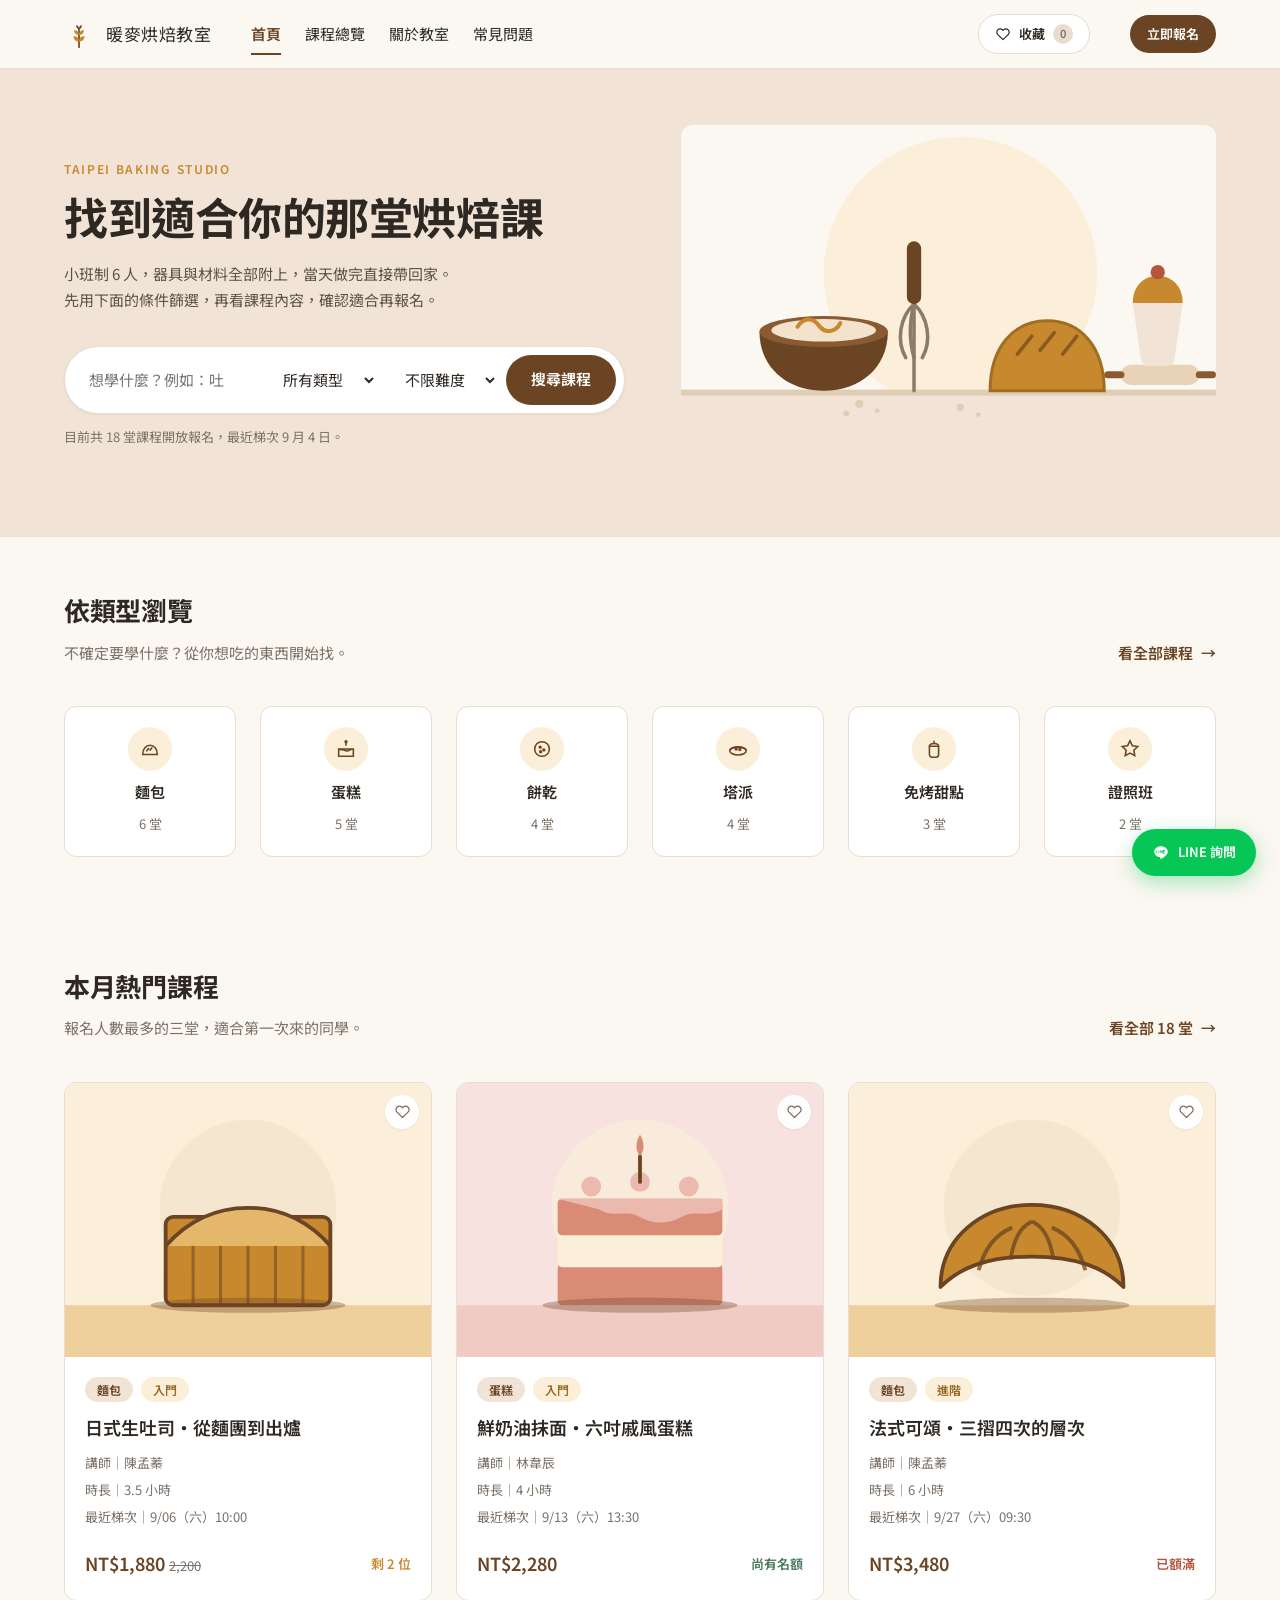
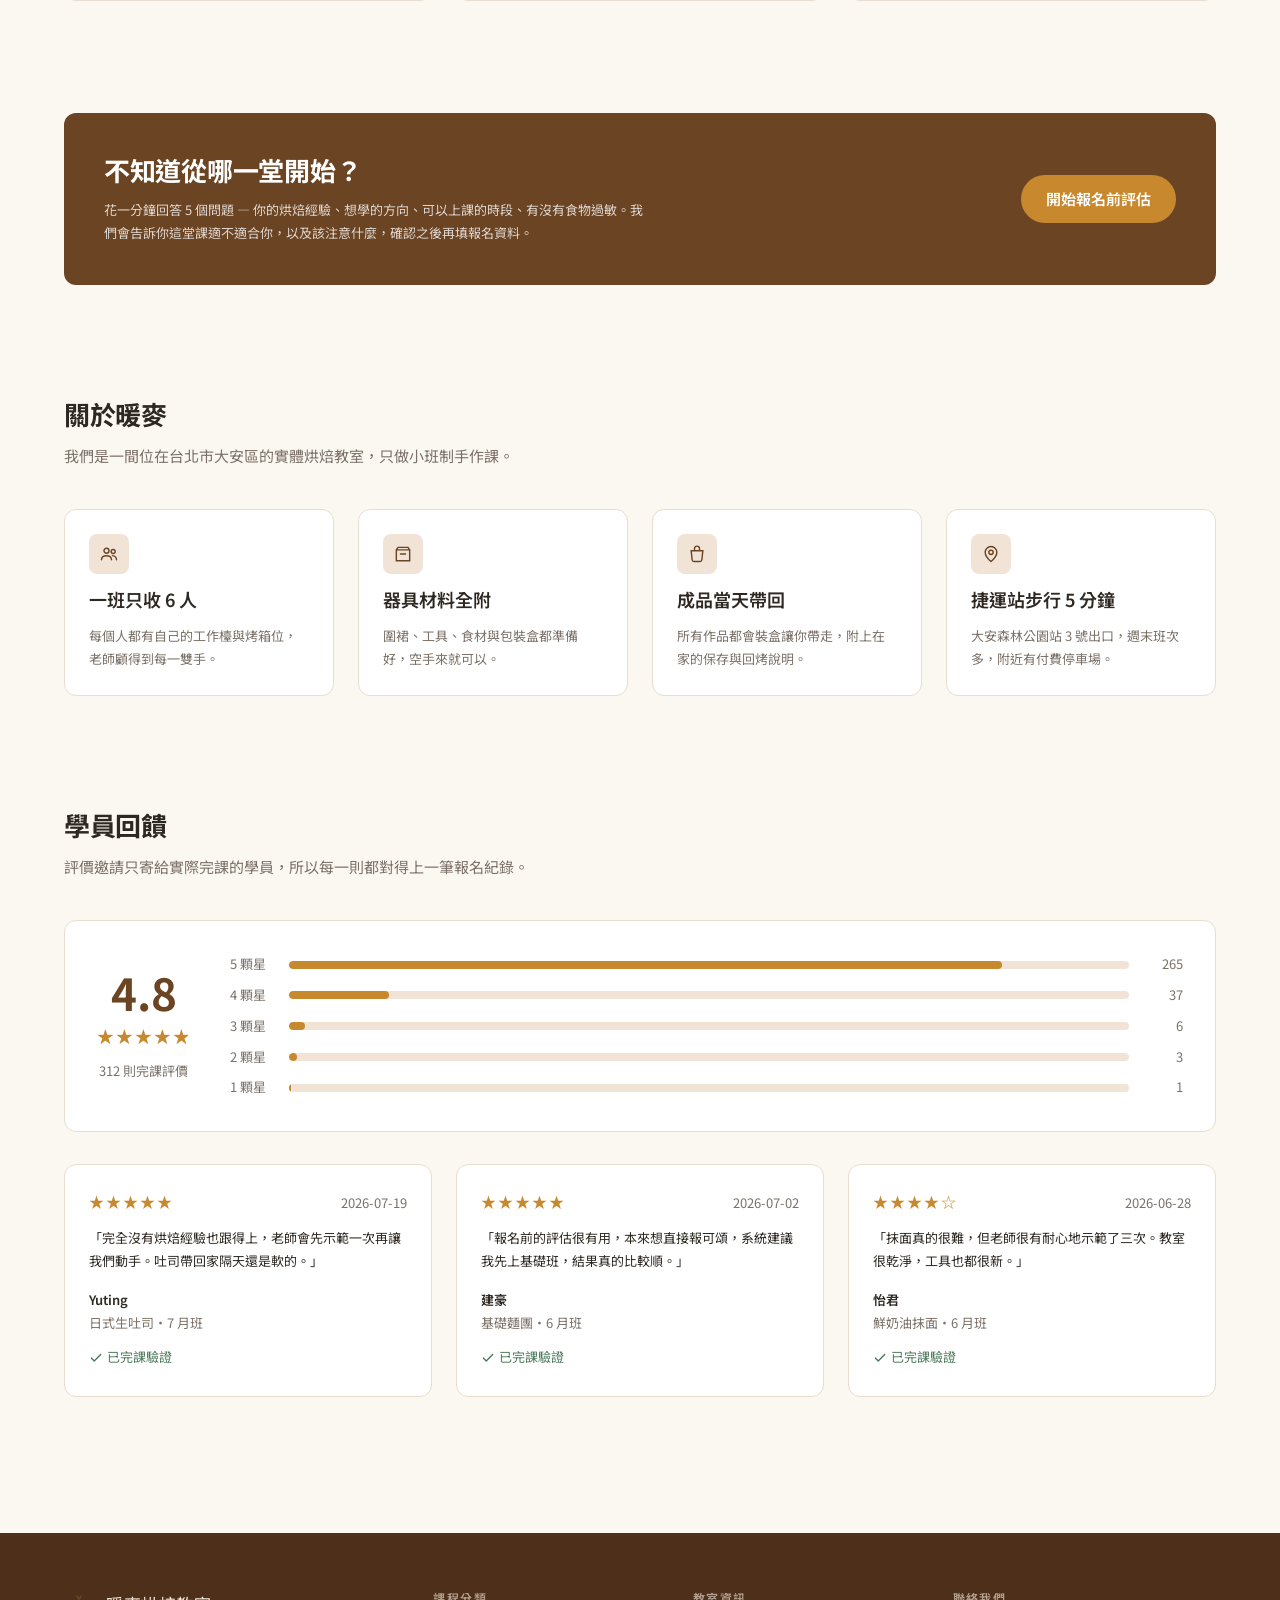
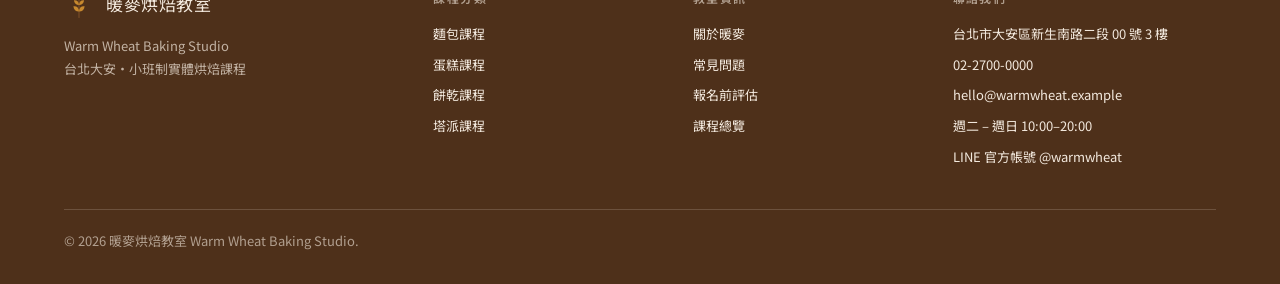
<file: index.html>
<!DOCTYPE html>
<html lang="zh-Hant-TW">
<head>
<meta charset="UTF-8">
<meta name="viewport" content="width=device-width, initial-scale=1">
<title>暖麥烘焙教室 Warm Wheat Baking Studio｜台北實體烘焙課程</title>
<meta name="description" content="暖麥烘焙教室提供麵包、蛋糕、餅乾、塔派等實體手作課程，小班制 6 人，器具材料全附，成品帶回家。">
<link rel="icon" href="assets/brand/logo.svg" type="image/svg+xml">
<link rel="preconnect" href="https://fonts.googleapis.com">
<link rel="preconnect" href="https://fonts.gstatic.com" crossorigin>
<link href="https://fonts.googleapis.com/css2?family=Noto+Sans+TC:wght@400;500;600;700&display=swap" rel="stylesheet">
<link rel="stylesheet" href="styles/tokens.css">
<link rel="stylesheet" href="styles/base.css">
<link rel="stylesheet" href="styles/layout.css">
<link rel="stylesheet" href="styles/components.css">
<script type="application/ld+json">
{
  "@context": "https://schema.org",
  "@type": ["LocalBusiness", "EducationalOrganization"],
  "name": "暖麥烘焙教室",
  "alternateName": "Warm Wheat Baking Studio",
  "url": "https://warmwheat-baking.vercel.app/",
  "telephone": "+886-2-2700-0000",
  "email": "hello@warmwheat.example",
  "priceRange": "NT$1,280–NT$12,800",
  "address": {
    "@type": "PostalAddress",
    "streetAddress": "新生南路二段 00 號 3 樓",
    "addressLocality": "大安區",
    "addressRegion": "台北市",
    "addressCountry": "TW"
  },
  "openingHoursSpecification": [{
    "@type": "OpeningHoursSpecification",
    "dayOfWeek": ["Tuesday","Wednesday","Thursday","Friday","Saturday","Sunday"],
    "opens": "10:00",
    "closes": "20:00"
  }],
  "aggregateRating": {
    "@type": "AggregateRating",
    "ratingValue": "4.8",
    "reviewCount": "312",
    "bestRating": "5",
    "worstRating": "1"
  },
  "review": [
    {
      "@type": "Review",
      "author": { "@type": "Person", "name": "Yuting" },
      "datePublished": "2026-07-19",
      "reviewRating": { "@type": "Rating", "ratingValue": "5", "bestRating": "5" },
      "reviewBody": "完全沒有烘焙經驗也跟得上，老師會先示範一次再讓我們動手。吐司帶回家隔天還是軟的。"
    },
    {
      "@type": "Review",
      "author": { "@type": "Person", "name": "建豪" },
      "datePublished": "2026-07-02",
      "reviewRating": { "@type": "Rating", "ratingValue": "5", "bestRating": "5" },
      "reviewBody": "報名前的評估很有用，本來想直接報可頌，系統建議我先上基礎班，結果真的比較順。"
    },
    {
      "@type": "Review",
      "author": { "@type": "Person", "name": "怡君" },
      "datePublished": "2026-06-28",
      "reviewRating": { "@type": "Rating", "ratingValue": "4", "bestRating": "5" },
      "reviewBody": "抹面真的很難，但老師很有耐心地示範了三次。教室很乾淨，工具也都很新。"
    }
  ]
}
</script>
<script type="application/ld+json">
{
  "@context": "https://schema.org",
  "@type": "ItemList",
  "name": "暖麥烘焙教室 課程總覽",
  "numberOfItems": 18,
  "itemListElement": [
    { "@type": "ListItem", "position": 1, "name": "日式生吐司・從麵團到出爐", "url": "https://warmwheat-baking.vercel.app/course.html" },
    { "@type": "ListItem", "position": 2, "name": "鮮奶油抹面・六吋戚風蛋糕", "url": "https://warmwheat-baking.vercel.app/course.html" },
    { "@type": "ListItem", "position": 3, "name": "法式可頌・三摺四次的層次", "url": "https://warmwheat-baking.vercel.app/course.html" },
    { "@type": "ListItem", "position": 4, "name": "手工餅乾禮盒・一次做四種口味", "url": "https://warmwheat-baking.vercel.app/course.html" },
    { "@type": "ListItem", "position": 5, "name": "法式檸檬塔・從塔皮開始做", "url": "https://warmwheat-baking.vercel.app/course.html" },
    { "@type": "ListItem", "position": 6, "name": "免烤生乳酪蛋糕・兩小時完成", "url": "https://warmwheat-baking.vercel.app/course.html" },
    { "@type": "ListItem", "position": 7, "name": "歐式酸種麵包・養菌與整形", "url": "https://warmwheat-baking.vercel.app/course.html" },
    { "@type": "ListItem", "position": 8, "name": "丙級烘焙食品證照班（麵包項）", "url": "https://warmwheat-baking.vercel.app/course.html" },
    { "@type": "ListItem", "position": 9, "name": "巴斯克乳酪蛋糕・一次上手", "url": "https://warmwheat-baking.vercel.app/course.html" },
    { "@type": "ListItem", "position": 10, "name": "佛卡夏・香草橄欖油風味", "url": "https://warmwheat-baking.vercel.app/course.html" },
    { "@type": "ListItem", "position": 11, "name": "草莓鮮奶油蛋糕・季節限定", "url": "https://warmwheat-baking.vercel.app/course.html" },
    { "@type": "ListItem", "position": 12, "name": "巧克力熔岩蛋糕・一人一份", "url": "https://warmwheat-baking.vercel.app/course.html" },
    { "@type": "ListItem", "position": 13, "name": "義式脆餅・咖啡與杏仁", "url": "https://warmwheat-baking.vercel.app/course.html" },
    { "@type": "ListItem", "position": 14, "name": "糖霜餅乾・節慶造型", "url": "https://warmwheat-baking.vercel.app/course.html" },
    { "@type": "ListItem", "position": 15, "name": "葡式蛋塔・酥皮現做", "url": "https://warmwheat-baking.vercel.app/course.html" },
    { "@type": "ListItem", "position": 16, "name": "莓果塔・卡士達與塔皮", "url": "https://warmwheat-baking.vercel.app/course.html" },
    { "@type": "ListItem", "position": 17, "name": "提拉米蘇・免烤箱也能做", "url": "https://warmwheat-baking.vercel.app/course.html" },
    { "@type": "ListItem", "position": 18, "name": "商業麵包實務・開店品項", "url": "https://warmwheat-baking.vercel.app/course.html" }
  ]
}
</script>
</head>
<body>
<a class="skip-link" href="#main">跳至主要內容</a>

<header class="header">
  <div class="container header__inner">
    <a class="logo" href="index.html">
      <img src="assets/brand/logo.svg" alt="" width="30" height="30">
      <span class="logo__name">暖麥烘焙教室</span>
    </a>
    <button class="nav-toggle" id="navToggle" aria-expanded="false" aria-controls="nav">
      <span></span>
      <span class="sr-only">開啟選單</span>
    </button>
    <nav class="nav" id="nav" aria-label="主選單">
      <a class="nav__link" href="index.html" aria-current="page">首頁</a>
      <a class="nav__link" href="courses.html">課程總覽</a>
      <a class="nav__link" href="about.html">關於教室</a>
      <a class="nav__link" href="faq.html">常見問題</a>
    </nav>
    <button class="saved-btn" type="button" id="savedBtn" aria-expanded="false" aria-controls="savedDrawer">
      <svg width="16" height="16" viewBox="0 0 24 24" fill="none" stroke="currentColor" stroke-width="1.8" stroke-linejoin="round" aria-hidden="true"><path d="M12 20.5 4.2 12.9a4.9 4.9 0 0 1 0-7 4.9 4.9 0 0 1 7 0l.8.8.8-.8a4.9 4.9 0 0 1 7 0 4.9 4.9 0 0 1 0 7z"/></svg>
      <span>收藏</span>
      <span class="saved-btn__count" id="savedCount" data-empty>0</span>
    </button>
    <a class="btn btn--primary btn--sm" href="courses.html">立即報名</a>
  </div>
</header>

<main id="main">

<!-- ============================================================== Hero -->
<section class="hero">
  <div class="container hero__grid">
    <div>
      <span class="eyebrow">Taipei Baking Studio</span>
      <h1 class="hero__title">找到適合你的那堂烘焙課</h1>
      <p class="hero__lede">
        小班制 6 人，器具與材料全部附上，當天做完直接帶回家。先用下面的條件篩選，再看課程內容，確認適合再報名。
      </p>

      <!-- 課程查詢入口 → courses.html -->
      <form class="searchbar" action="courses.html" method="get" role="search">
        <label class="sr-only" for="q">課程關鍵字</label>
        <input type="search" id="q" name="q" placeholder="想學什麼？例如：吐司、生乳捲">
        <label class="sr-only" for="cat">課程類型</label>
        <select id="cat" name="cat">
          <option value="">所有類型</option>
          <option value="bread">麵包</option>
          <option value="cake">蛋糕</option>
          <option value="cookie">餅乾</option>
          <option value="tart">塔派</option>
          <option value="nobake">免烤甜點</option>
          <option value="pro">證照班</option>
        </select>
        <label class="sr-only" for="lv">難度</label>
        <select id="lv" name="lv">
          <option value="">不限難度</option>
          <option value="beginner">入門</option>
          <option value="advanced">進階</option>
          <option value="pro">專業</option>
        </select>
        <button class="btn btn--primary" type="submit">搜尋課程</button>
      </form>
      <p class="searchbar__hint">目前共 18 堂課程開放報名，最近梯次 9 月 4 日。</p>
    </div>
    <div class="hero__media">
      <img src="assets/images/hero.svg" alt="烘焙教室的工作檯，擺放攪拌盆、打蛋器與剛出爐的麵包" width="900" height="600">
    </div>
  </div>
</section>

<!-- ========================================================= Categories -->
<section class="section section--tight">
  <div class="container">
    <div class="section__head section__head--row">
      <div>
        <h2>依類型瀏覽</h2>
        <p>不確定要學什麼？從你想吃的東西開始找。</p>
      </div>
      <a class="link-arrow" href="courses.html">看全部課程</a>
    </div>

    <div class="grid grid--6">
      <a class="cat" href="courses.html?cat=bread">
        <span class="cat__icon" aria-hidden="true"><svg width="22" height="22" viewBox="0 0 24 24" fill="none" stroke="currentColor" stroke-width="1.7" stroke-linecap="round"><path d="M4 18c0-6 3.6-10 8-10s8 4 8 10zM8.5 14l2-2.6M12 13.4l2-2.6"/></svg></span>
        <span class="cat__name">麵包</span>
        <span class="cat__count">6 堂</span>
      </a>
      <a class="cat" href="courses.html?cat=cake">
        <span class="cat__icon" aria-hidden="true"><svg width="22" height="22" viewBox="0 0 24 24" fill="none" stroke="currentColor" stroke-width="1.7" stroke-linecap="round"><path d="M4 20V12h16v8zM4 12c2 1.6 4 0 6 1.2s4 1.2 6 0 2-1.2 4-1.2M12 8V5"/><circle cx="12" cy="4" r="1"/></svg></span>
        <span class="cat__name">蛋糕</span>
        <span class="cat__count">5 堂</span>
      </a>
      <a class="cat" href="courses.html?cat=cookie">
        <span class="cat__icon" aria-hidden="true"><svg width="22" height="22" viewBox="0 0 24 24" fill="none" stroke="currentColor" stroke-width="1.7"><circle cx="12" cy="12" r="8"/><circle cx="10" cy="10" r="1"/><circle cx="14" cy="13" r="1"/><circle cx="10.5" cy="15" r="1"/></svg></span>
        <span class="cat__name">餅乾</span>
        <span class="cat__count">4 堂</span>
      </a>
      <a class="cat" href="courses.html?cat=tart">
        <span class="cat__icon" aria-hidden="true"><svg width="22" height="22" viewBox="0 0 24 24" fill="none" stroke="currentColor" stroke-width="1.7"><ellipse cx="12" cy="14" rx="9" ry="4.5"/><path d="M3 14c0-2 4-4 9-4s9 2 9 4"/><circle cx="10" cy="12" r="1"/><circle cx="14" cy="12.5" r="1"/></svg></span>
        <span class="cat__name">塔派</span>
        <span class="cat__count">4 堂</span>
      </a>
      <a class="cat" href="courses.html?cat=nobake">
        <span class="cat__icon" aria-hidden="true"><svg width="22" height="22" viewBox="0 0 24 24" fill="none" stroke="currentColor" stroke-width="1.7"><path d="M7 9h10v9a3 3 0 0 1-3 3h-4a3 3 0 0 1-3-3z"/><path d="M7 9c0-1.7 2.2-3 5-3s5 1.3 5 3"/><path d="M12 6V3"/></svg></span>
        <span class="cat__name">免烤甜點</span>
        <span class="cat__count">3 堂</span>
      </a>
      <a class="cat" href="courses.html?cat=pro">
        <span class="cat__icon" aria-hidden="true"><svg width="22" height="22" viewBox="0 0 24 24" fill="none" stroke="currentColor" stroke-width="1.7" stroke-linecap="round"><path d="M12 3l2.6 5.4 5.9.8-4.3 4.1 1 5.9L12 16.4 6.8 19.2l1-5.9L3.5 9.2l5.9-.8z"/></svg></span>
        <span class="cat__name">證照班</span>
        <span class="cat__count">2 堂</span>
      </a>
    </div>
  </div>
</section>

<!-- ==================================================== Popular courses -->
<section class="section section--tight">
  <div class="container">
    <div class="section__head section__head--row">
      <div>
        <h2>本月熱門課程</h2>
        <p>報名人數最多的三堂，適合第一次來的同學。</p>
      </div>
      <a class="link-arrow" href="courses.html">看全部 18 堂</a>
    </div>

    <div class="grid grid--3">
      <article class="course-card">
        <div class="course-card__media">
          <img src="assets/images/course-1.svg" alt="日式生吐司課程" width="480" height="360" loading="lazy">
        </div>
        <div class="course-card__body">
          <div class="course-card__tags">
            <span class="tag">麵包</span>
            <span class="tag tag--level">入門</span>
          </div>
          <h3 class="course-card__title"><a href="course.html">日式生吐司・從麵團到出爐</a></h3>
          <div class="course-card__meta">
            <span>講師｜陳孟蓁</span>
            <span>時長｜3.5 小時</span>
            <span>最近梯次｜9/06（六）10:00</span>
          </div>
          <div class="course-card__foot">
            <span class="price">NT$1,880 <del>2,200</del></span>
            <span class="seat seat--low">剩 2 位</span>
          </div>
        </div>
      </article>

      <article class="course-card">
        <div class="course-card__media">
          <img src="assets/images/course-2.svg" alt="鮮奶油抹面蛋糕課程" width="480" height="360" loading="lazy">
        </div>
        <div class="course-card__body">
          <div class="course-card__tags">
            <span class="tag">蛋糕</span>
            <span class="tag tag--level">入門</span>
          </div>
          <h3 class="course-card__title"><a href="course.html">鮮奶油抹面・六吋戚風蛋糕</a></h3>
          <div class="course-card__meta">
            <span>講師｜林韋辰</span>
            <span>時長｜4 小時</span>
            <span>最近梯次｜9/13（六）13:30</span>
          </div>
          <div class="course-card__foot">
            <span class="price">NT$2,280</span>
            <span class="seat seat--ok">尚有名額</span>
          </div>
        </div>
      </article>

      <article class="course-card">
        <div class="course-card__media">
          <img src="assets/images/course-3.svg" alt="法式可頌課程" width="480" height="360" loading="lazy">
        </div>
        <div class="course-card__body">
          <div class="course-card__tags">
            <span class="tag">麵包</span>
            <span class="tag tag--level">進階</span>
          </div>
          <h3 class="course-card__title"><a href="course.html">法式可頌・三摺四次的層次</a></h3>
          <div class="course-card__meta">
            <span>講師｜陳孟蓁</span>
            <span>時長｜6 小時</span>
            <span>最近梯次｜9/27（六）09:30</span>
          </div>
          <div class="course-card__foot">
            <span class="price">NT$3,480</span>
            <span class="seat seat--full">已額滿</span>
          </div>
        </div>
      </article>
    </div>
  </div>
</section>

<!-- ================================================= Assessment CTA band -->
<!-- 導向報名前評估 -->
<section class="section section--tight">
  <div class="container">
    <div class="cta-band">
      <div>
        <h2>不知道從哪一堂開始？</h2>
        <p>
          花一分鐘回答 5 個問題 — 你的烘焙經驗、想學的方向、可以上課的時段、有沒有食物過敏。我們會告訴你這堂課適不適合你，以及該注意什麼，確認之後再填報名資料。
        </p>
      </div>
      <a class="btn btn--honey" href="enroll.html#assess">開始報名前評估</a>
    </div>
  </div>
</section>

<!-- ============================================================= About -->
<section class="section section--tight" id="about">
  <div class="container">
    <div class="section__head">
      <h2>關於暖麥</h2>
      <p>我們是一間位在台北市大安區的實體烘焙教室，只做小班制手作課。</p>
    </div>

    <div class="grid grid--4">
      <div class="feature">
        <span class="feature__icon" aria-hidden="true"><svg width="20" height="20" viewBox="0 0 24 24" fill="none" stroke="currentColor" stroke-width="1.7" stroke-linecap="round"><circle cx="9" cy="8" r="3"/><circle cx="17" cy="9" r="2.4"/><path d="M3 19c0-3.3 2.7-5 6-5s6 1.7 6 5M16 14c3 .3 5 2 5 5"/></svg></span>
        <h3>一班只收 6 人</h3>
        <p>每個人都有自己的工作檯與烤箱位，老師顧得到每一雙手。</p>
      </div>
      <div class="feature">
        <span class="feature__icon" aria-hidden="true"><svg width="20" height="20" viewBox="0 0 24 24" fill="none" stroke="currentColor" stroke-width="1.7" stroke-linecap="round"><path d="M4 7h16v13H4zM4 7l2-3h12l2 3M9 12h6"/></svg></span>
        <h3>器具材料全附</h3>
        <p>圍裙、工具、食材與包裝盒都準備好，空手來就可以。</p>
      </div>
      <div class="feature">
        <span class="feature__icon" aria-hidden="true"><svg width="20" height="20" viewBox="0 0 24 24" fill="none" stroke="currentColor" stroke-width="1.7" stroke-linecap="round"><path d="M5 8h14l-1.2 11.2a2 2 0 0 1-2 1.8H8.2a2 2 0 0 1-2-1.8zM9 8V5.5a3 3 0 0 1 6 0V8"/></svg></span>
        <h3>成品當天帶回</h3>
        <p>所有作品都會裝盒讓你帶走，附上在家的保存與回烤說明。</p>
      </div>
      <div class="feature">
        <span class="feature__icon" aria-hidden="true"><svg width="20" height="20" viewBox="0 0 24 24" fill="none" stroke="currentColor" stroke-width="1.7" stroke-linecap="round"><path d="M12 21s7-5.6 7-11a7 7 0 1 0-14 0c0 5.4 7 11 7 11z"/><circle cx="12" cy="10" r="2.6"/></svg></span>
        <h3>捷運站步行 5 分鐘</h3>
        <p>大安森林公園站 3 號出口，週末班次多，附近有付費停車場。</p>
      </div>
    </div>
  </div>
</section>

<!-- =========================================================== Reviews -->
<section class="section section--tight">
  <div class="container">
    <div class="section__head">
      <h2>學員回饋</h2>
      <p>評價邀請只寄給實際完課的學員，所以每一則都對得上一筆報名紀錄。</p>
    </div>

    <!-- These numbers and the aggregateRating in the LocalBusiness JSON-LD are
         the same figures: 265+37+6+3+1 = 312 reviews, weighted mean
         1498/312 = 4.80. Change one and the other has to change with it —
         a rating in markup that isn't on the page is a policy violation. -->
    <div class="rating-summary">
      <div class="rating-summary__score">
        <strong class="rating-summary__num">4.8</strong>
        <div class="stars" role="img" aria-label="平均 4.8 顆星，滿分 5 顆星">
          <span aria-hidden="true">★★★★★</span>
          <span class="stars__fill" style="width:96%" aria-hidden="true">★★★★★</span>
        </div>
        <p class="rating-summary__count">312 則完課評價</p>
      </div>
      <div class="rating-bars">
        <div class="rating-bar"><span>5 顆星</span><span class="rating-bar__track"><span class="rating-bar__fill" style="width:84.9%"></span></span><span class="rating-bar__n">265</span></div>
        <div class="rating-bar"><span>4 顆星</span><span class="rating-bar__track"><span class="rating-bar__fill" style="width:11.9%"></span></span><span class="rating-bar__n">37</span></div>
        <div class="rating-bar"><span>3 顆星</span><span class="rating-bar__track"><span class="rating-bar__fill" style="width:1.9%"></span></span><span class="rating-bar__n">6</span></div>
        <div class="rating-bar"><span>2 顆星</span><span class="rating-bar__track"><span class="rating-bar__fill" style="width:1%"></span></span><span class="rating-bar__n">3</span></div>
        <div class="rating-bar"><span>1 顆星</span><span class="rating-bar__track"><span class="rating-bar__fill" style="width:.3%"></span></span><span class="rating-bar__n">1</span></div>
      </div>
    </div>

    <div class="grid grid--3" style="margin-top:var(--s-8)">
      <div class="review">
        <div class="review__head">
          <div class="review__stars" role="img" aria-label="五顆星">★★★★★</div>
          <span class="review__date">2026-07-19</span>
        </div>
        <p>「完全沒有烘焙經驗也跟得上，老師會先示範一次再讓我們動手。吐司帶回家隔天還是軟的。」</p>
        <footer><cite>Yuting</cite>日式生吐司・7 月班</footer>
        <span class="review__verified"><svg width="14" height="14" viewBox="0 0 24 24" fill="none" stroke="currentColor" stroke-width="2.4" stroke-linecap="round" stroke-linejoin="round" aria-hidden="true"><path d="M20 6 9 17l-5-5"/></svg>已完課驗證</span>
      </div>
      <div class="review">
        <div class="review__head">
          <div class="review__stars" role="img" aria-label="五顆星">★★★★★</div>
          <span class="review__date">2026-07-02</span>
        </div>
        <p>「報名前的評估很有用，本來想直接報可頌，系統建議我先上基礎班，結果真的比較順。」</p>
        <footer><cite>建豪</cite>基礎麵團・6 月班</footer>
        <span class="review__verified"><svg width="14" height="14" viewBox="0 0 24 24" fill="none" stroke="currentColor" stroke-width="2.4" stroke-linecap="round" stroke-linejoin="round" aria-hidden="true"><path d="M20 6 9 17l-5-5"/></svg>已完課驗證</span>
      </div>
      <div class="review">
        <div class="review__head">
          <div class="review__stars" role="img" aria-label="四顆星">★★★★☆</div>
          <span class="review__date">2026-06-28</span>
        </div>
        <p>「抹面真的很難，但老師很有耐心地示範了三次。教室很乾淨，工具也都很新。」</p>
        <footer><cite>怡君</cite>鮮奶油抹面・6 月班</footer>
        <span class="review__verified"><svg width="14" height="14" viewBox="0 0 24 24" fill="none" stroke="currentColor" stroke-width="2.4" stroke-linecap="round" stroke-linejoin="round" aria-hidden="true"><path d="M20 6 9 17l-5-5"/></svg>已完課驗證</span>
      </div>
    </div>
  </div>
</section>

</main>

<footer class="footer">
  <div class="container">
    <div class="footer__grid">
      <div>
        <div class="logo">
          <img src="assets/brand/logo.svg" alt="" width="30" height="30">
          <span class="logo__name">暖麥烘焙教室</span>
        </div>
        <p class="footer__tag">Warm Wheat Baking Studio<br>台北大安・小班制實體烘焙課程</p>
      </div>
      <div>
        <h3>課程分類</h3>
        <ul>
          <li><a href="courses.html?cat=bread">麵包課程</a></li>
          <li><a href="courses.html?cat=cake">蛋糕課程</a></li>
          <li><a href="courses.html?cat=cookie">餅乾課程</a></li>
          <li><a href="courses.html?cat=tart">塔派課程</a></li>
        </ul>
      </div>
      <div>
        <h3>教室資訊</h3>
        <ul>
          <li><a href="about.html">關於暖麥</a></li>
          <li><a href="faq.html">常見問題</a></li>
          <li><a href="enroll.html#assess">報名前評估</a></li>
          <li><a href="courses.html">課程總覽</a></li>
        </ul>
      </div>
      <div>
        <h3>聯絡我們</h3>
        <ul>
          <li>台北市大安區新生南路二段 00 號 3 樓</li>
          <li><a href="tel:+886227000000">02-2700-0000</a></li>
          <li><a href="mailto:hello@warmwheat.example">hello@warmwheat.example</a></li>
          <li>週二 – 週日 10:00–20:00</li>
          <li><a href="https://line.me/R/ti/p/@warmwheat" target="_blank" rel="noopener">LINE 官方帳號 @warmwheat</a></li>
        </ul>
      </div>
    </div>
    <p class="footer__bottom">© 2026 暖麥烘焙教室 Warm Wheat Baking Studio.</p>
  </div>
</footer>

<div class="drawer" id="savedDrawer" role="dialog" aria-modal="true" aria-label="收藏的課程">
  <div class="drawer__scrim"></div>
  <div class="drawer__panel">
    <div class="drawer__head">
      <h2 style="font-size:var(--fs-h3); font-family:var(--font-sans)">收藏的課程</h2>
      <button class="drawer__close" type="button" aria-label="關閉">×</button>
    </div>
    <div class="drawer__body">
      <div id="savedList"></div>
      <p class="drawer__empty" id="savedEmpty">還沒有收藏任何課程。<br>在課程卡片右上角點愛心即可加入。</p>
    </div>
    <div class="drawer__foot">
      <a class="btn btn--primary btn--block" href="courses.html">瀏覽全部課程</a>
    </div>
  </div>
</div>
<a class="line-fab" href="https://line.me/R/ti/p/@warmwheat" target="_blank" rel="noopener" aria-label="用 LINE 詢問"><svg width="18" height="18" viewBox="0 0 24 24" fill="currentColor" aria-hidden="true"><path d="M21 10.2c0-4-4-7.3-9-7.3S3 6.2 3 10.2c0 3.6 3.2 6.6 7.4 7.2.3.06.7.2.8.45.1.23.07.6.03.83l-.13.77c-.04.23-.18.9.8.49s5.3-3.1 7.2-5.34C20.5 13.1 21 11.7 21 10.2ZM8.2 12.4H6.4a.38.38 0 0 1-.38-.38V8.4c0-.2.17-.38.38-.38.2 0 .37.17.37.38v3.25H8.2c.2 0 .37.17.37.38s-.16.37-.37.37Zm1.5-.38a.38.38 0 0 1-.38.38.38.38 0 0 1-.37-.38V8.4c0-.2.17-.38.37-.38.2 0 .38.17.38.38Zm4.34 0a.38.38 0 0 1-.26.36.4.4 0 0 1-.12.02.37.37 0 0 1-.3-.15L11.55 9.7v2.32a.38.38 0 0 1-.37.38.38.38 0 0 1-.38-.38V8.4a.38.38 0 0 1 .26-.36.4.4 0 0 1 .12-.02c.11 0 .22.05.29.15l1.87 2.53V8.4c0-.2.17-.38.37-.38.21 0 .38.17.38.38Zm2.92-2.18a.38.38 0 0 1-.38.37h-1.44v.7h1.44a.38.38 0 0 1 0 .75h-1.44v.7h1.44a.38.38 0 0 1 0 .75h-1.81a.38.38 0 0 1-.38-.38V8.4c0-.2.17-.38.38-.38h1.81c.21 0 .38.17.38.38Z"/></svg><span>LINE 詢問</span></a>

<script src="scripts/main.js"></script>
<script src="scripts/saved.js"></script>
</body>
</html>
</file>
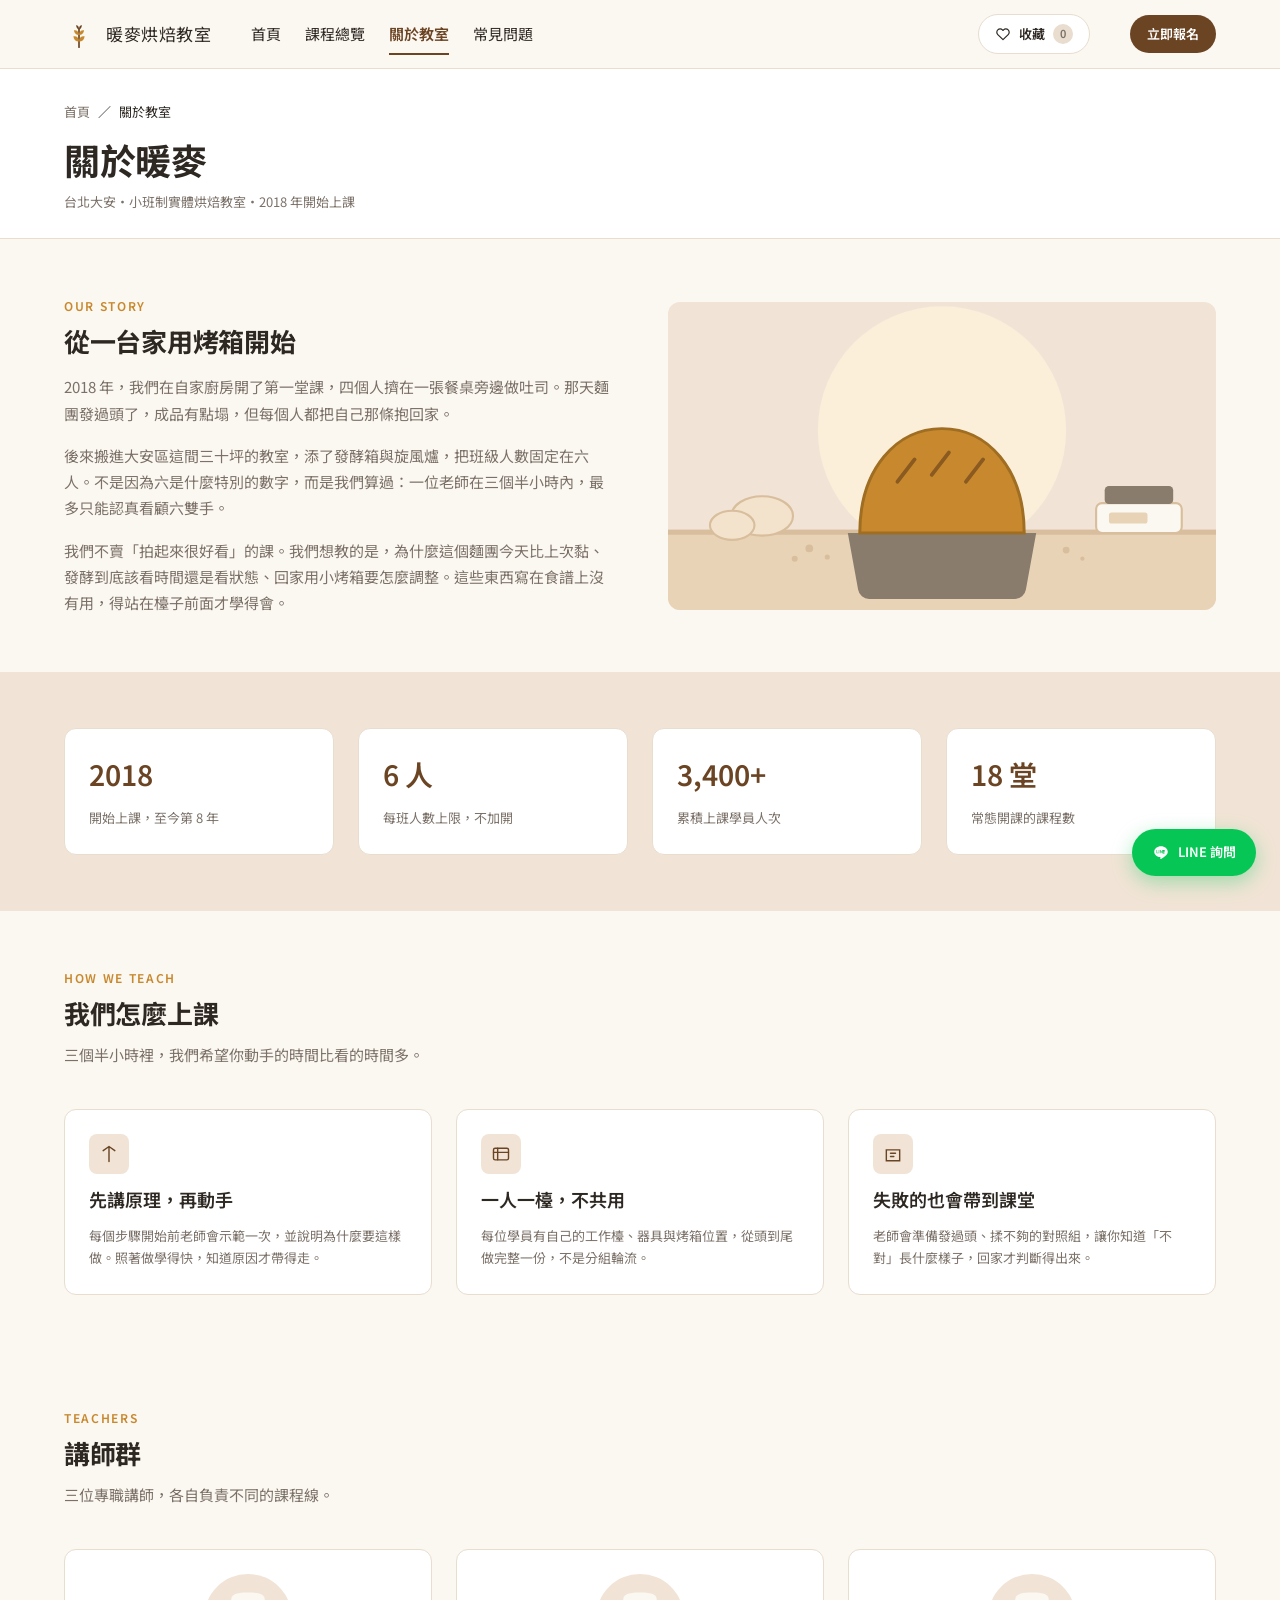
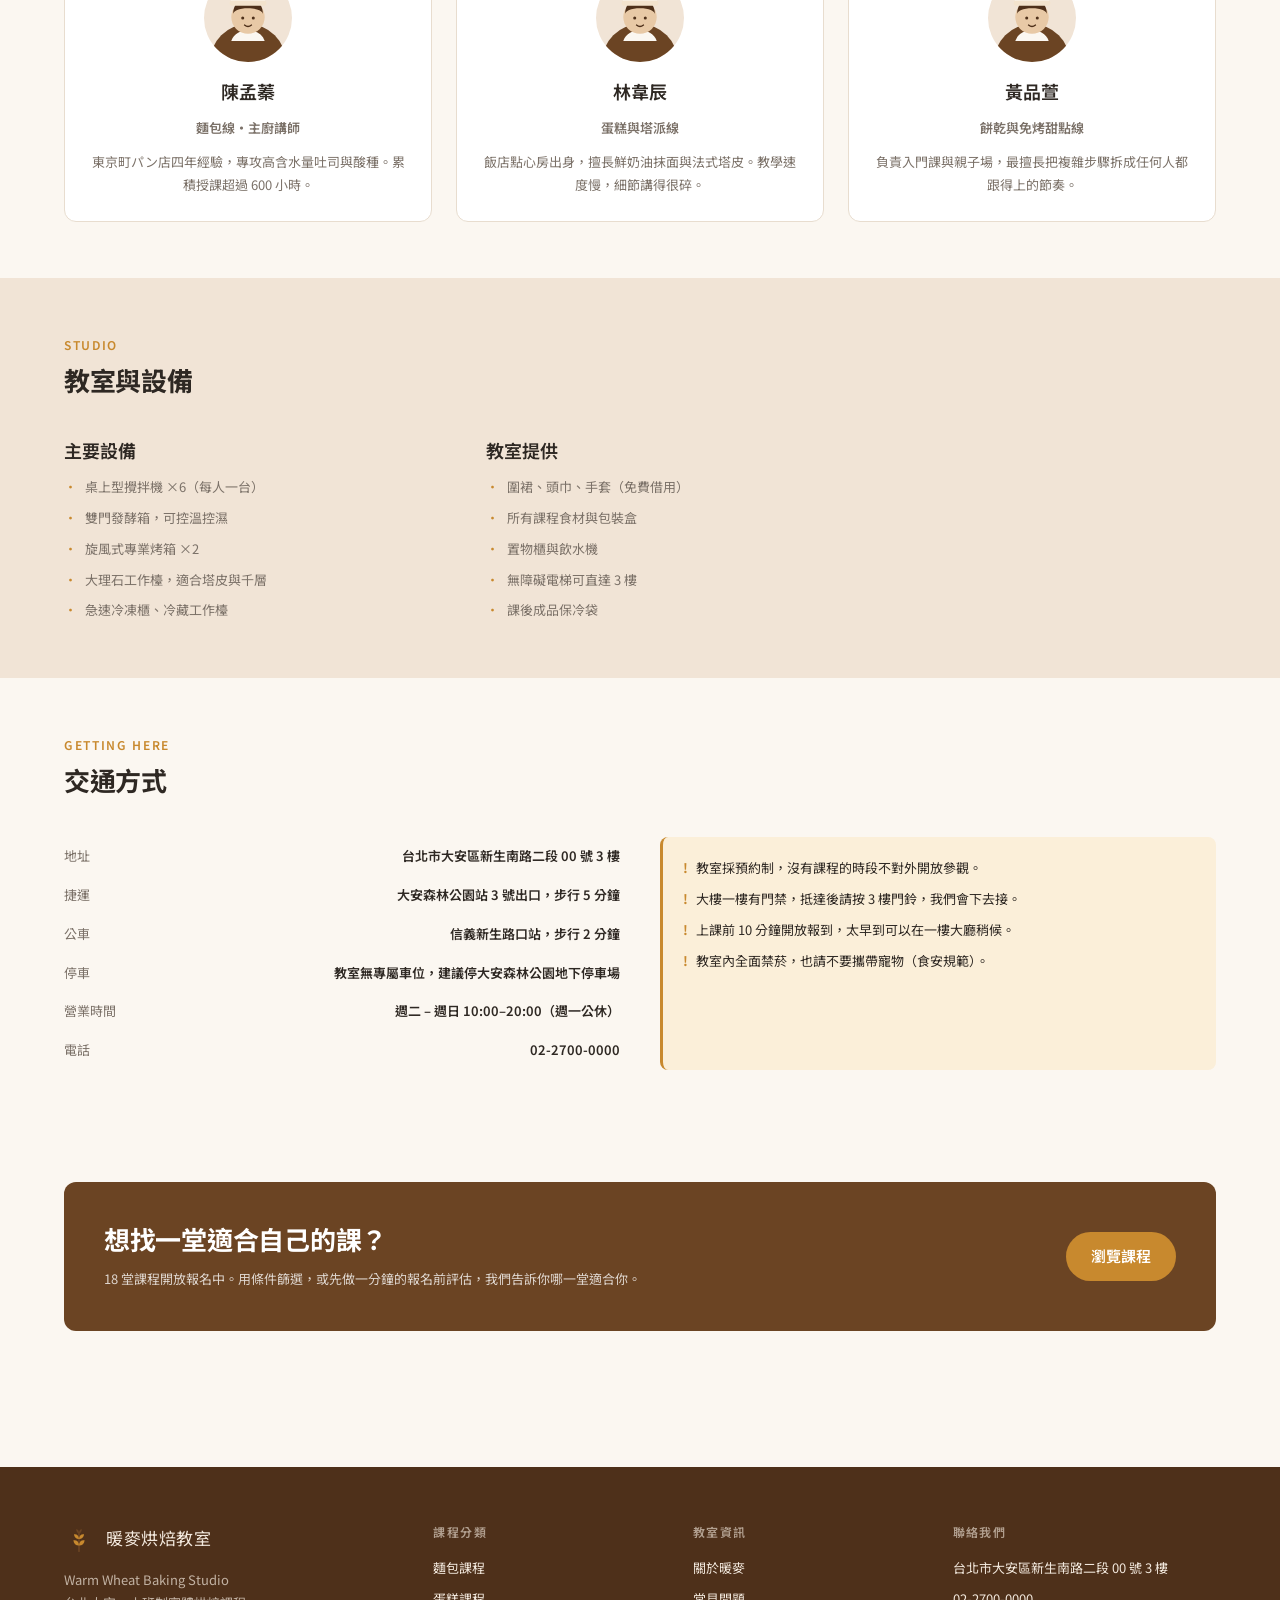
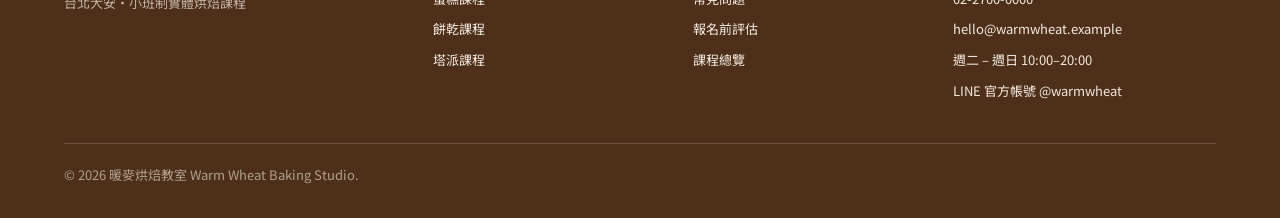
<file: about.html>
<!DOCTYPE html>
<html lang="zh-Hant-TW">
<head>
<meta charset="UTF-8">
<meta name="viewport" content="width=device-width, initial-scale=1">
<title>關於教室｜暖麥烘焙教室</title>
<meta name="description" content="暖麥烘焙教室位在台北大安，小班制 6 人手作烘焙課程。認識我們的教學理念、講師群、教室設備與交通方式。">
<link rel="icon" href="assets/brand/logo.svg" type="image/svg+xml">
<link rel="preconnect" href="https://fonts.googleapis.com">
<link rel="preconnect" href="https://fonts.gstatic.com" crossorigin>
<link href="https://fonts.googleapis.com/css2?family=Noto+Sans+TC:wght@400;500;600;700&display=swap" rel="stylesheet">
<link rel="stylesheet" href="styles/tokens.css">
<link rel="stylesheet" href="styles/base.css">
<link rel="stylesheet" href="styles/layout.css">
<link rel="stylesheet" href="styles/components.css">
</head>
<body>
<a class="skip-link" href="#main">跳至主要內容</a>
<header class="header">
  <div class="container header__inner">
    <a class="logo" href="index.html">
      <img src="assets/brand/logo.svg" alt="" width="30" height="30">
      <span class="logo__name">暖麥烘焙教室</span>
    </a>
    <button class="nav-toggle" id="navToggle" aria-expanded="false" aria-controls="nav">
      <span></span>
      <span class="sr-only">開啟選單</span>
    </button>
    <nav class="nav" id="nav" aria-label="主選單">
      <a class="nav__link" href="index.html">首頁</a>
      <a class="nav__link" href="courses.html">課程總覽</a>
      <a class="nav__link" href="about.html" aria-current="page">關於教室</a>
      <a class="nav__link" href="faq.html">常見問題</a>
    </nav>
    <button class="saved-btn" type="button" id="savedBtn" aria-expanded="false" aria-controls="savedDrawer">
      <svg width="16" height="16" viewBox="0 0 24 24" fill="none" stroke="currentColor" stroke-width="1.8" stroke-linejoin="round" aria-hidden="true"><path d="M12 20.5 4.2 12.9a4.9 4.9 0 0 1 0-7 4.9 4.9 0 0 1 7 0l.8.8.8-.8a4.9 4.9 0 0 1 7 0 4.9 4.9 0 0 1 0 7z"/></svg>
      <span>收藏</span>
      <span class="saved-btn__count" id="savedCount" data-empty>0</span>
    </button>
    <a class="btn btn--primary btn--sm" href="courses.html">立即報名</a>
  </div>
</header>

<div class="page-head">
  <div class="container">
    <nav aria-label="麵包屑">
      <ol class="crumb">
        <li><a href="index.html">首頁</a></li>
        <li aria-current="page">關於教室</li>
      </ol>
    </nav>
    <h1 style="margin-top:var(--s-3)">關於暖麥</h1>
    <p class="page-head__meta">台北大安・小班制實體烘焙教室・2018 年開始上課</p>
  </div>
</div>

<main id="main">

<!-- ============================================================= Story -->
<section class="section section--tight">
  <div class="container grid grid--2" style="gap:var(--s-14); align-items:center">
    <div>
      <span class="eyebrow">Our story</span>
      <h2>從一台家用烤箱開始</h2>
      <p style="margin-top:var(--s-4)" class="muted">
        2018 年，我們在自家廚房開了第一堂課，四個人擠在一張餐桌旁邊做吐司。那天麵團發過頭了，成品有點塌，但每個人都把自己那條抱回家。
      </p>
      <p style="margin-top:var(--s-4)" class="muted">
        後來搬進大安區這間三十坪的教室，添了發酵箱與旋風爐，把班級人數固定在六人。不是因為六是什麼特別的數字，而是我們算過：一位老師在三個半小時內，最多只能認真看顧六雙手。
      </p>
      <p style="margin-top:var(--s-4)" class="muted">
        我們不賣「拍起來很好看」的課。我們想教的是，為什麼這個麵團今天比上次黏、發酵到底該看時間還是看狀態、回家用小烤箱要怎麼調整。這些東西寫在食譜上沒有用，得站在檯子前面才學得會。
      </p>
    </div>
    <div>
      <img src="assets/images/course-main.svg" alt="教室的工作檯與剛出爐的吐司" width="1280" height="720" style="border-radius:var(--r-card)">
    </div>
  </div>
</section>

<!-- ============================================================ Numbers -->
<section class="section section--tight section--soft">
  <div class="container">
    <div class="grid grid--4">
      <div class="feature">
        <h3 style="font-family:var(--font-display); font-size:1.75rem; color:var(--c-crust)">2018</h3>
        <p>開始上課，至今第 8 年</p>
      </div>
      <div class="feature">
        <h3 style="font-family:var(--font-display); font-size:1.75rem; color:var(--c-crust)">6 人</h3>
        <p>每班人數上限，不加開</p>
      </div>
      <div class="feature">
        <h3 style="font-family:var(--font-display); font-size:1.75rem; color:var(--c-crust)">3,400+</h3>
        <p>累積上課學員人次</p>
      </div>
      <div class="feature">
        <h3 style="font-family:var(--font-display); font-size:1.75rem; color:var(--c-crust)">18 堂</h3>
        <p>常態開課的課程數</p>
      </div>
    </div>
  </div>
</section>

<!-- ========================================================== Philosophy -->
<section class="section section--tight">
  <div class="container">
    <div class="section__head">
      <span class="eyebrow">How we teach</span>
      <h2>我們怎麼上課</h2>
      <p>三個半小時裡，我們希望你動手的時間比看的時間多。</p>
    </div>

    <div class="grid grid--3">
      <div class="feature">
        <span class="feature__icon" aria-hidden="true"><svg width="20" height="20" viewBox="0 0 24 24" fill="none" stroke="currentColor" stroke-width="1.7" stroke-linecap="round"><path d="M12 3v18M5 8l7-5 7 5"/></svg></span>
        <h3>先講原理，再動手</h3>
        <p>每個步驟開始前老師會示範一次，並說明為什麼要這樣做。照著做學得快，知道原因才帶得走。</p>
      </div>
      <div class="feature">
        <span class="feature__icon" aria-hidden="true"><svg width="20" height="20" viewBox="0 0 24 24" fill="none" stroke="currentColor" stroke-width="1.7" stroke-linecap="round"><rect x="3" y="5" width="18" height="14" rx="2"/><path d="M3 10h18M8 5v14"/></svg></span>
        <h3>一人一檯，不共用</h3>
        <p>每位學員有自己的工作檯、器具與烤箱位置，從頭到尾做完整一份，不是分組輪流。</p>
      </div>
      <div class="feature">
        <span class="feature__icon" aria-hidden="true"><svg width="20" height="20" viewBox="0 0 24 24" fill="none" stroke="currentColor" stroke-width="1.7" stroke-linecap="round"><path d="M4 7h16v13H4zM9 11h6M9 15h4"/></svg></span>
        <h3>失敗的也會帶到課堂</h3>
        <p>老師會準備發過頭、揉不夠的對照組，讓你知道「不對」長什麼樣子，回家才判斷得出來。</p>
      </div>
    </div>
  </div>
</section>

<!-- ============================================================= Team -->
<section class="section section--tight">
  <div class="container">
    <div class="section__head">
      <span class="eyebrow">Teachers</span>
      <h2>講師群</h2>
      <p>三位專職講師，各自負責不同的課程線。</p>
    </div>

    <div class="team">
      <div class="member">
        <img src="assets/images/instructor.svg" alt="講師 陳孟蓁" width="88" height="88">
        <h3>陳孟蓁</h3>
        <p class="member__role">麵包線・主廚講師</p>
        <p>東京町パン店四年經驗，專攻高含水量吐司與酸種。累積授課超過 600 小時。</p>
      </div>
      <div class="member">
        <img src="assets/images/instructor.svg" alt="講師 林韋辰" width="88" height="88">
        <h3>林韋辰</h3>
        <p class="member__role">蛋糕與塔派線</p>
        <p>飯店點心房出身，擅長鮮奶油抹面與法式塔皮。教學速度慢，細節講得很碎。</p>
      </div>
      <div class="member">
        <img src="assets/images/instructor.svg" alt="講師 黃品萱" width="88" height="88">
        <h3>黃品萱</h3>
        <p class="member__role">餅乾與免烤甜點線</p>
        <p>負責入門課與親子場，最擅長把複雜步驟拆成任何人都跟得上的節奏。</p>
      </div>
    </div>
  </div>
</section>

<!-- ========================================================== Equipment -->
<section class="section section--tight section--soft">
  <div class="container">
    <div class="section__head">
      <span class="eyebrow">Studio</span>
      <h2>教室與設備</h2>
    </div>
    <div class="kit" style="max-width:820px">
      <div>
        <h3>主要設備</h3>
        <ul>
          <li>桌上型攪拌機 ×6（每人一台）</li>
          <li>雙門發酵箱，可控溫控濕</li>
          <li>旋風式專業烤箱 ×2</li>
          <li>大理石工作檯，適合塔皮與千層</li>
          <li>急速冷凍櫃、冷藏工作檯</li>
        </ul>
      </div>
      <div>
        <h3>教室提供</h3>
        <ul>
          <li>圍裙、頭巾、手套（免費借用）</li>
          <li>所有課程食材與包裝盒</li>
          <li>置物櫃與飲水機</li>
          <li>無障礙電梯可直達 3 樓</li>
          <li>課後成品保冷袋</li>
        </ul>
      </div>
    </div>
  </div>
</section>

<!-- =========================================================== Location -->
<section class="section section--tight">
  <div class="container">
    <div class="section__head">
      <span class="eyebrow">Getting here</span>
      <h2>交通方式</h2>
    </div>
    <div class="grid grid--2" style="gap:var(--s-10)">
      <dl class="spec" style="margin:0; padding:0; border:0">
        <div><dt>地址</dt><dd>台北市大安區新生南路二段 00 號 3 樓</dd></div>
        <div><dt>捷運</dt><dd>大安森林公園站 3 號出口，步行 5 分鐘</dd></div>
        <div><dt>公車</dt><dd>信義新生路口站，步行 2 分鐘</dd></div>
        <div><dt>停車</dt><dd>教室無專屬車位，建議停大安森林公園地下停車場</dd></div>
        <div><dt>營業時間</dt><dd>週二 – 週日 10:00–20:00（週一公休）</dd></div>
        <div><dt>電話</dt><dd><a href="tel:+886227000000">02-2700-0000</a></dd></div>
      </dl>
      <div class="notice">
        <ul>
          <li>教室採預約制，沒有課程的時段不對外開放參觀。</li>
          <li>大樓一樓有門禁，抵達後請按 3 樓門鈴，我們會下去接。</li>
          <li>上課前 10 分鐘開放報到，太早到可以在一樓大廳稍候。</li>
          <li>教室內全面禁菸，也請不要攜帶寵物（食安規範）。</li>
        </ul>
      </div>
    </div>
  </div>
</section>

<!-- ============================================================== CTA -->
<section class="section section--tight">
  <div class="container">
    <div class="cta-band">
      <div>
        <h2>想找一堂適合自己的課？</h2>
        <p>18 堂課程開放報名中。用條件篩選，或先做一分鐘的報名前評估，我們告訴你哪一堂適合你。</p>
      </div>
      <a class="btn btn--honey" href="courses.html">瀏覽課程</a>
    </div>
  </div>
</section>

</main>
<footer class="footer">
  <div class="container">
    <div class="footer__grid">
      <div>
        <div class="logo">
          <img src="assets/brand/logo.svg" alt="" width="30" height="30">
          <span class="logo__name">暖麥烘焙教室</span>
        </div>
        <p class="footer__tag">Warm Wheat Baking Studio<br>台北大安・小班制實體烘焙課程</p>
      </div>
      <div>
        <h3>課程分類</h3>
        <ul>
          <li><a href="courses.html?cat=bread">麵包課程</a></li>
          <li><a href="courses.html?cat=cake">蛋糕課程</a></li>
          <li><a href="courses.html?cat=cookie">餅乾課程</a></li>
          <li><a href="courses.html?cat=tart">塔派課程</a></li>
        </ul>
      </div>
      <div>
        <h3>教室資訊</h3>
        <ul>
          <li><a href="about.html">關於暖麥</a></li>
          <li><a href="faq.html">常見問題</a></li>
          <li><a href="enroll.html#assess">報名前評估</a></li>
          <li><a href="courses.html">課程總覽</a></li>
        </ul>
      </div>
      <div>
        <h3>聯絡我們</h3>
        <ul>
          <li>台北市大安區新生南路二段 00 號 3 樓</li>
          <li><a href="tel:+886227000000">02-2700-0000</a></li>
          <li><a href="mailto:hello@warmwheat.example">hello@warmwheat.example</a></li>
          <li>週二 – 週日 10:00–20:00</li>
          <li><a href="https://line.me/R/ti/p/@warmwheat" target="_blank" rel="noopener">LINE 官方帳號 @warmwheat</a></li>
        </ul>
      </div>
    </div>
    <p class="footer__bottom">© 2026 暖麥烘焙教室 Warm Wheat Baking Studio.</p>
  </div>
</footer>
<div class="drawer" id="savedDrawer" role="dialog" aria-modal="true" aria-label="收藏的課程">
  <div class="drawer__scrim"></div>
  <div class="drawer__panel">
    <div class="drawer__head">
      <h2 style="font-size:var(--fs-h3); font-family:var(--font-sans)">收藏的課程</h2>
      <button class="drawer__close" type="button" aria-label="關閉">×</button>
    </div>
    <div class="drawer__body">
      <div id="savedList"></div>
      <p class="drawer__empty" id="savedEmpty">還沒有收藏任何課程。<br>在課程卡片右上角點愛心即可加入。</p>
    </div>
    <div class="drawer__foot">
      <a class="btn btn--primary btn--block" href="courses.html">瀏覽全部課程</a>
    </div>
  </div>
</div>
<a class="line-fab" href="https://line.me/R/ti/p/@warmwheat" target="_blank" rel="noopener" aria-label="用 LINE 詢問"><svg width="18" height="18" viewBox="0 0 24 24" fill="currentColor" aria-hidden="true"><path d="M21 10.2c0-4-4-7.3-9-7.3S3 6.2 3 10.2c0 3.6 3.2 6.6 7.4 7.2.3.06.7.2.8.45.1.23.07.6.03.83l-.13.77c-.04.23-.18.9.8.49s5.3-3.1 7.2-5.34C20.5 13.1 21 11.7 21 10.2ZM8.2 12.4H6.4a.38.38 0 0 1-.38-.38V8.4c0-.2.17-.38.38-.38.2 0 .37.17.37.38v3.25H8.2c.2 0 .37.17.37.38s-.16.37-.37.37Zm1.5-.38a.38.38 0 0 1-.38.38.38.38 0 0 1-.37-.38V8.4c0-.2.17-.38.37-.38.2 0 .38.17.38.38Zm4.34 0a.38.38 0 0 1-.26.36.4.4 0 0 1-.12.02.37.37 0 0 1-.3-.15L11.55 9.7v2.32a.38.38 0 0 1-.37.38.38.38 0 0 1-.38-.38V8.4a.38.38 0 0 1 .26-.36.4.4 0 0 1 .12-.02c.11 0 .22.05.29.15l1.87 2.53V8.4c0-.2.17-.38.37-.38.21 0 .38.17.38.38Zm2.92-2.18a.38.38 0 0 1-.38.37h-1.44v.7h1.44a.38.38 0 0 1 0 .75h-1.44v.7h1.44a.38.38 0 0 1 0 .75h-1.81a.38.38 0 0 1-.38-.38V8.4c0-.2.17-.38.38-.38h1.81c.21 0 .38.17.38.38Z"/></svg><span>LINE 詢問</span></a>

<script src="scripts/main.js"></script>
<script src="scripts/saved.js"></script>
</body>
</html>
</file>
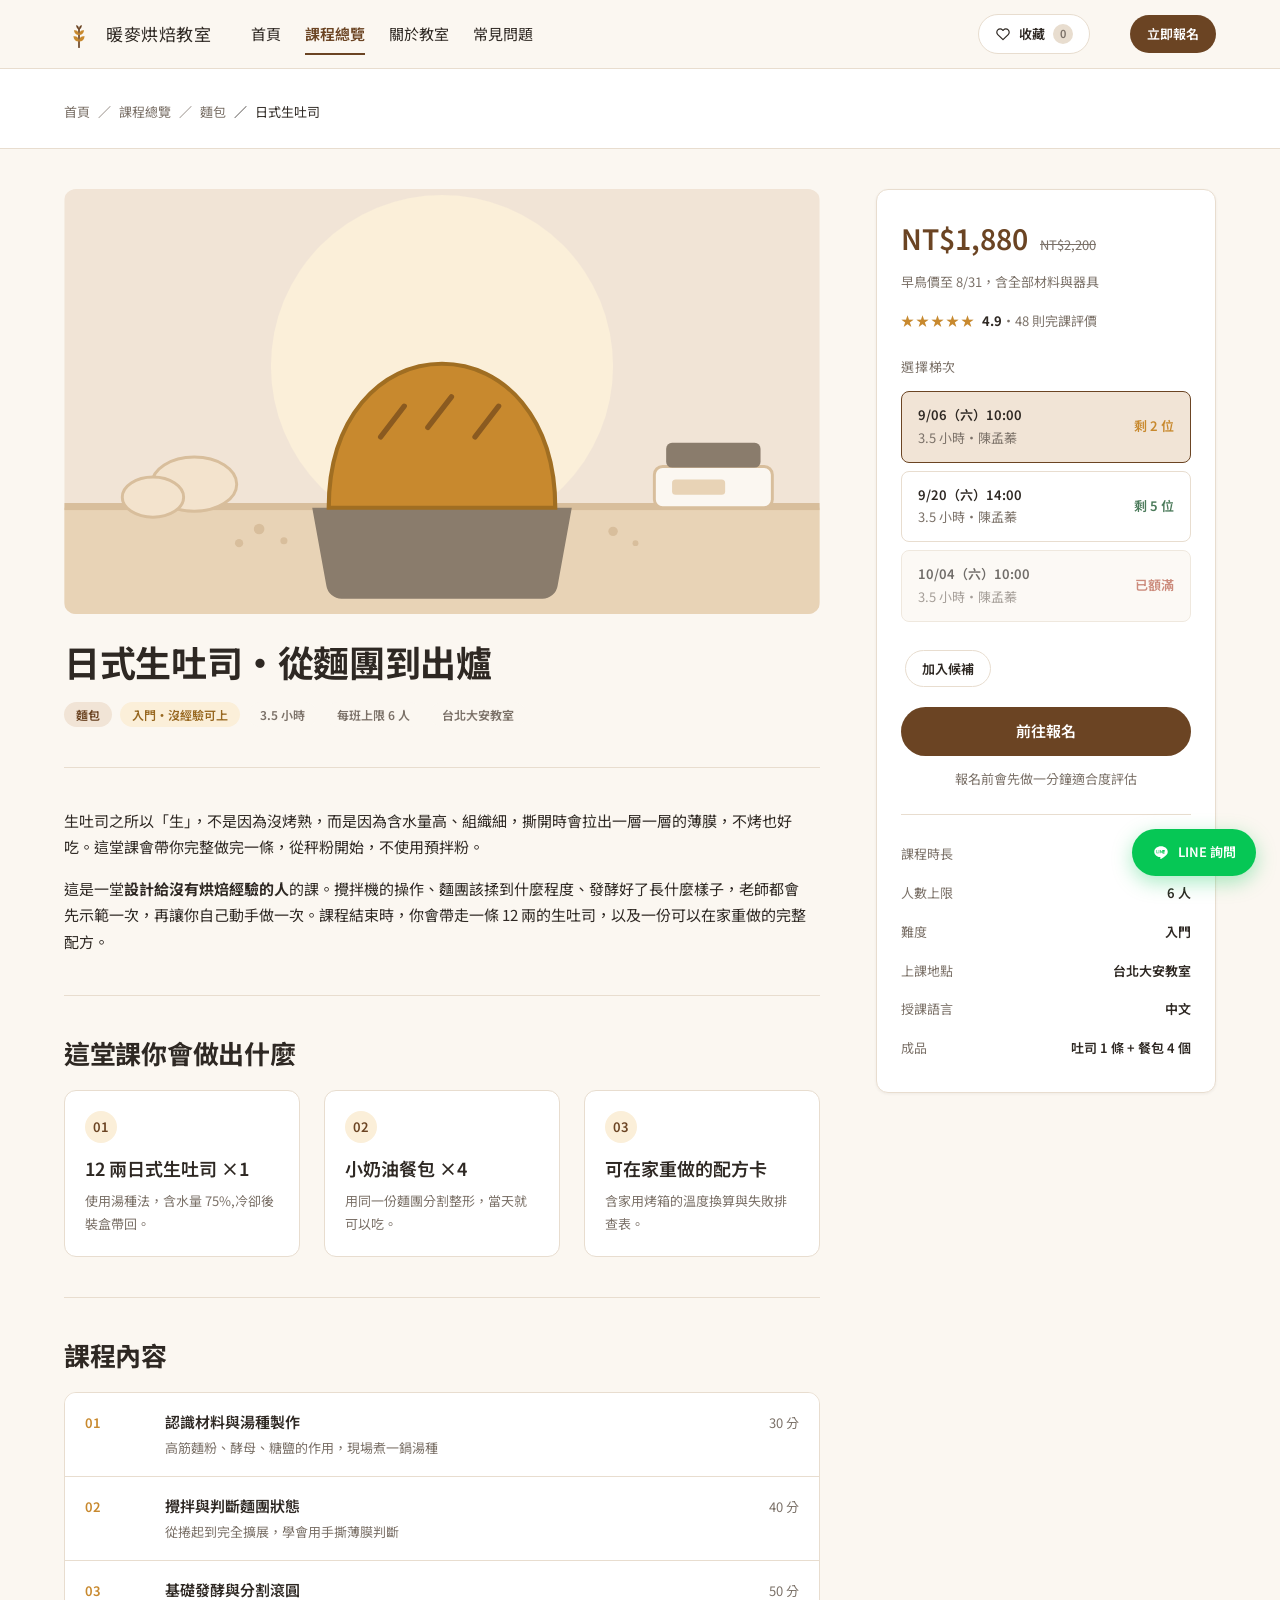
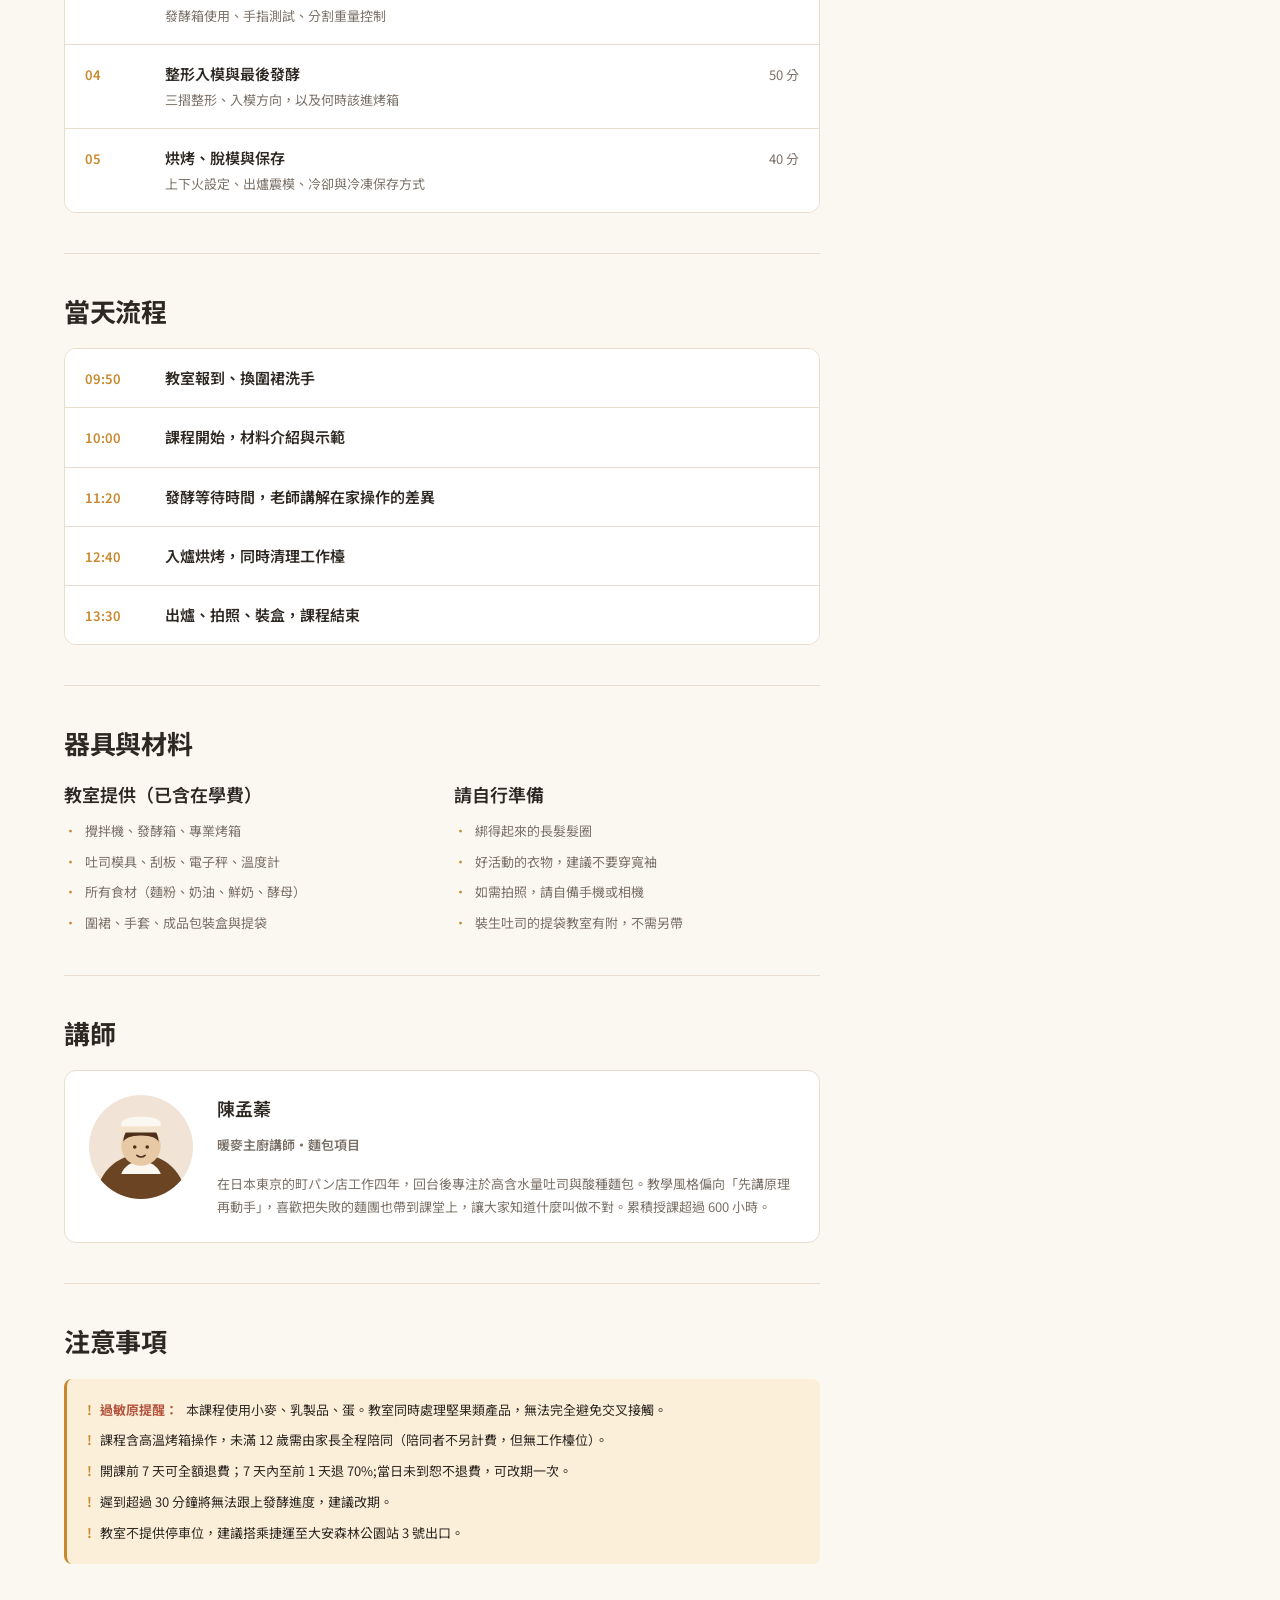
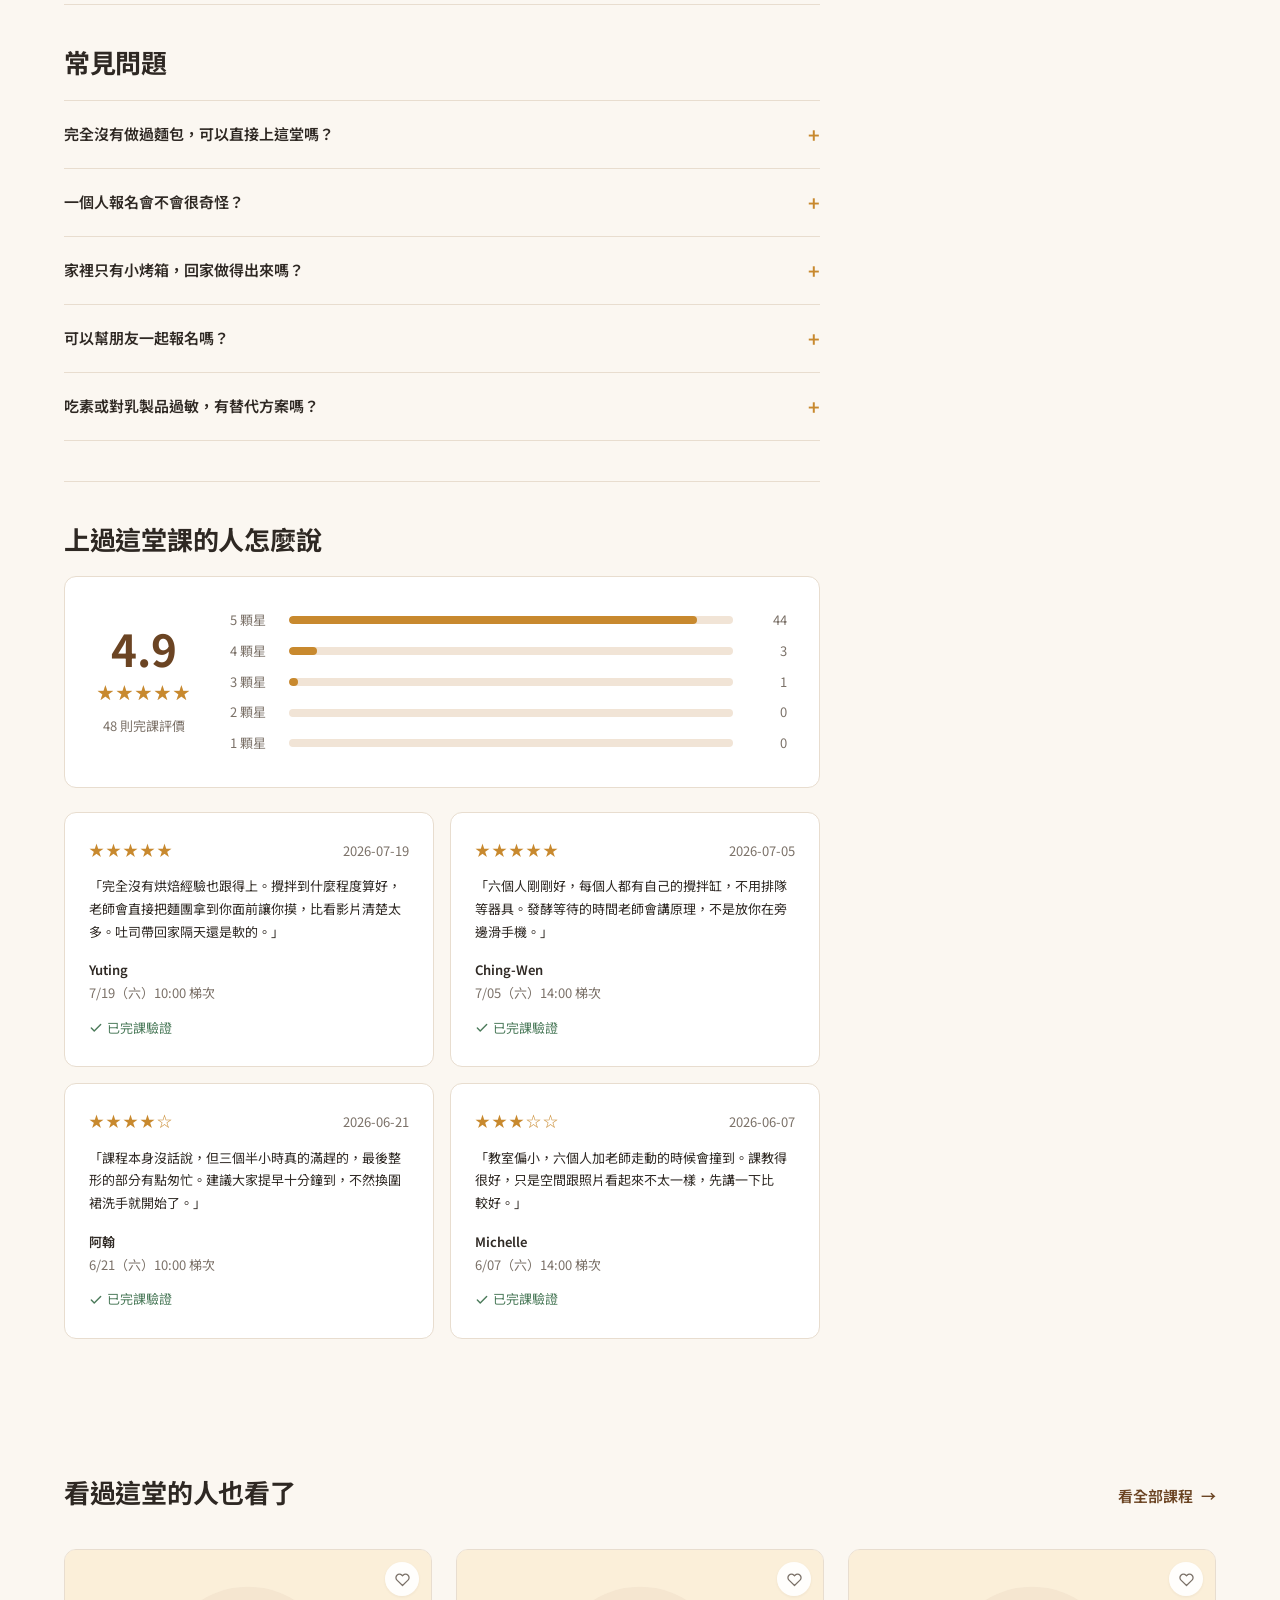
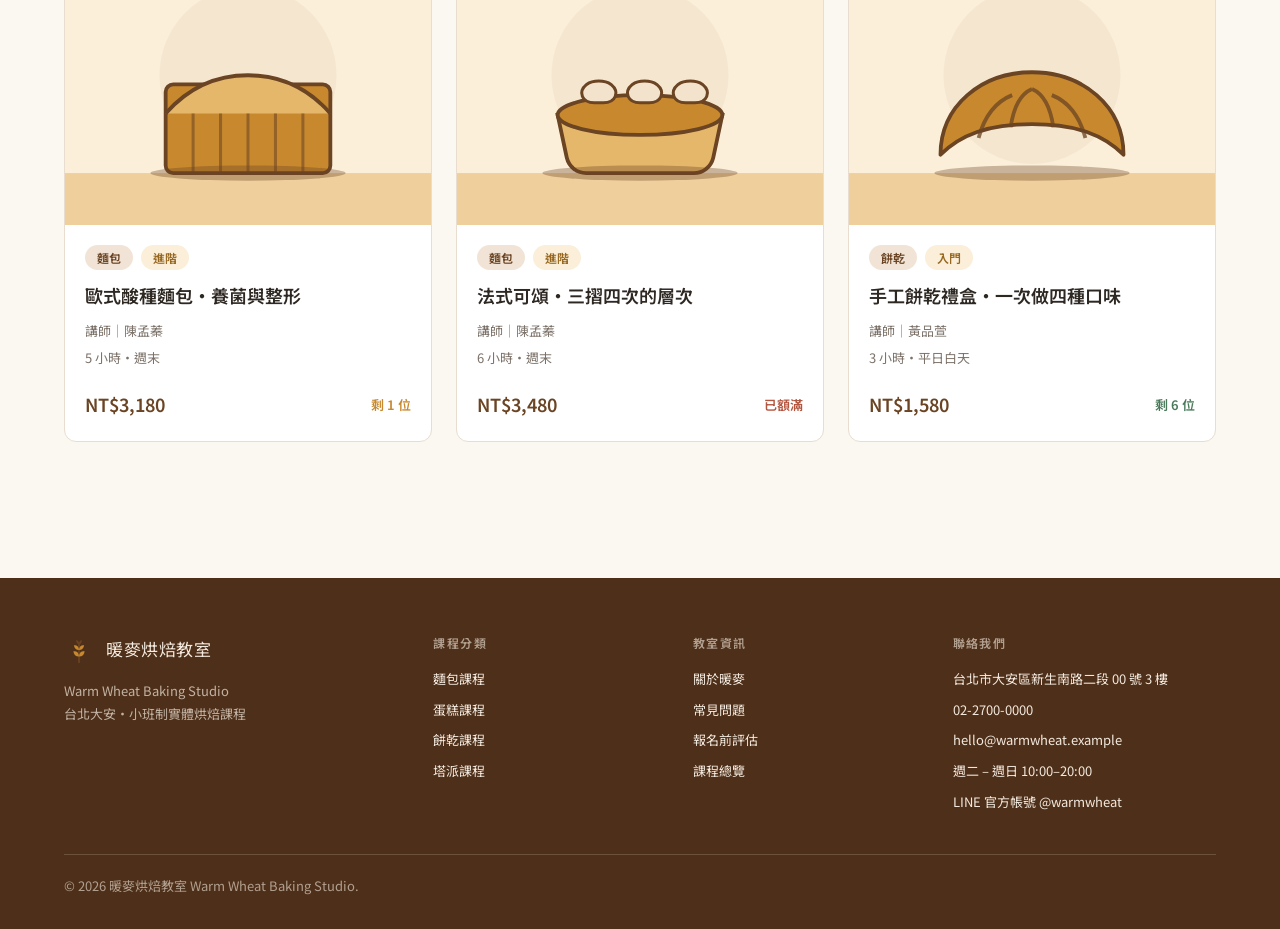
<file: course.html>
<!DOCTYPE html>
<html lang="zh-Hant-TW">
<head>
<meta charset="UTF-8">
<meta name="viewport" content="width=device-width, initial-scale=1">
<title>日式生吐司・從麵團到出爐｜暖麥烘焙教室</title>
<meta name="description" content="3.5 小時完成一條日式生吐司，從攪拌、基礎發酵、整形到出爐。小班制 6 人，材料器具全附，成品帶回家。">
<link rel="icon" href="assets/brand/logo.svg" type="image/svg+xml">
<link rel="preconnect" href="https://fonts.googleapis.com">
<link rel="preconnect" href="https://fonts.gstatic.com" crossorigin>
<link href="https://fonts.googleapis.com/css2?family=Noto+Sans+TC:wght@400;500;600;700&display=swap" rel="stylesheet">
<link rel="stylesheet" href="styles/tokens.css">
<link rel="stylesheet" href="styles/base.css">
<link rel="stylesheet" href="styles/layout.css">
<link rel="stylesheet" href="styles/components.css">
<script type="application/ld+json">
{
  "@context": "https://schema.org",
  "@type": "Course",
  "name": "日式生吐司・從麵團到出爐",
  "description": "3.5 小時完成一條日式生吐司，從攪拌、基礎發酵、整形到出爐。小班制 6 人，材料器具全附，成品帶回家。",
  "provider": {
    "@type": "Organization",
    "name": "暖麥烘焙教室",
    "url": "https://warmwheat-baking.vercel.app/"
  },
  "educationalLevel": "Beginner",
  "inLanguage": "zh-TW",
  "teaches": ["湯種製作", "麵團攪拌判斷", "基礎發酵", "整形入模", "烘烤與保存"],
  "hasCourseInstance": [
    {
      "@type": "CourseInstance",
      "courseMode": "Onsite",
      "startDate": "2026-09-06T10:00",
      "endDate": "2026-09-06T13:30",
      "location": { "@type": "Place", "name": "暖麥烘焙教室 台北大安" },
      "instructor": { "@type": "Person", "name": "陳孟蓁" },
      "maximumAttendeeCapacity": 6,
      "offers": {
        "@type": "Offer",
        "price": "1880",
        "priceCurrency": "TWD",
        "availability": "https://schema.org/LimitedAvailability"
      }
    },
    {
      "@type": "CourseInstance",
      "courseMode": "Onsite",
      "startDate": "2026-09-20T14:00",
      "endDate": "2026-09-20T17:30",
      "location": { "@type": "Place", "name": "暖麥烘焙教室 台北大安" },
      "instructor": { "@type": "Person", "name": "陳孟蓁" },
      "maximumAttendeeCapacity": 6,
      "offers": {
        "@type": "Offer",
        "price": "1880",
        "priceCurrency": "TWD",
        "availability": "https://schema.org/InStock"
      }
    },
    {
      "@type": "CourseInstance",
      "courseMode": "Onsite",
      "startDate": "2026-10-04T10:00",
      "endDate": "2026-10-04T13:30",
      "location": { "@type": "Place", "name": "暖麥烘焙教室 台北大安" },
      "instructor": { "@type": "Person", "name": "陳孟蓁" },
      "maximumAttendeeCapacity": 6,
      "offers": {
        "@type": "Offer",
        "price": "1880",
        "priceCurrency": "TWD",
        "availability": "https://schema.org/SoldOut"
      }
    }
  ],
  "aggregateRating": {
    "@type": "AggregateRating",
    "ratingValue": "4.9",
    "reviewCount": "48",
    "bestRating": "5",
    "worstRating": "1"
  },
  "review": [
    {
      "@type": "Review",
      "author": { "@type": "Person", "name": "Yuting" },
      "datePublished": "2026-07-19",
      "reviewRating": { "@type": "Rating", "ratingValue": "5", "bestRating": "5" },
      "reviewBody": "完全沒有烘焙經驗也跟得上。攪拌到什麼程度算好，老師會直接把麵團拿到你面前讓你摸，比看影片清楚太多。吐司帶回家隔天還是軟的。"
    },
    {
      "@type": "Review",
      "author": { "@type": "Person", "name": "Ching-Wen" },
      "datePublished": "2026-07-05",
      "reviewRating": { "@type": "Rating", "ratingValue": "5", "bestRating": "5" },
      "reviewBody": "六個人剛剛好，每個人都有自己的攪拌缸，不用排隊等器具。發酵等待的時間老師會講原理，不是放你在旁邊滑手機。"
    },
    {
      "@type": "Review",
      "author": { "@type": "Person", "name": "阿翰" },
      "datePublished": "2026-06-21",
      "reviewRating": { "@type": "Rating", "ratingValue": "4", "bestRating": "5" },
      "reviewBody": "課程本身沒話說，但三個半小時真的滿趕的，最後整形的部分有點匆忙。建議大家提早十分鐘到，不然換圍裙洗手就開始了。"
    },
    {
      "@type": "Review",
      "author": { "@type": "Person", "name": "Michelle" },
      "datePublished": "2026-06-07",
      "reviewRating": { "@type": "Rating", "ratingValue": "3", "bestRating": "5" },
      "reviewBody": "教室偏小，六個人加老師走動的時候會撞到。課教得很好，只是空間跟照片看起來不太一樣，先講一下比較好。"
    }
  ]
}
</script>
</head>
<body>
<a class="skip-link" href="#main">跳至主要內容</a>

<header class="header">
  <div class="container header__inner">
    <a class="logo" href="index.html">
      <img src="assets/brand/logo.svg" alt="" width="30" height="30">
      <span class="logo__name">暖麥烘焙教室</span>
    </a>
    <button class="nav-toggle" id="navToggle" aria-expanded="false" aria-controls="nav">
      <span></span>
      <span class="sr-only">開啟選單</span>
    </button>
    <nav class="nav" id="nav" aria-label="主選單">
      <a class="nav__link" href="index.html">首頁</a>
      <a class="nav__link" href="courses.html" aria-current="page">課程總覽</a>
      <a class="nav__link" href="about.html">關於教室</a>
      <a class="nav__link" href="faq.html">常見問題</a>
    </nav>
    <button class="saved-btn" type="button" id="savedBtn" aria-expanded="false" aria-controls="savedDrawer">
      <svg width="16" height="16" viewBox="0 0 24 24" fill="none" stroke="currentColor" stroke-width="1.8" stroke-linejoin="round" aria-hidden="true"><path d="M12 20.5 4.2 12.9a4.9 4.9 0 0 1 0-7 4.9 4.9 0 0 1 7 0l.8.8.8-.8a4.9 4.9 0 0 1 7 0 4.9 4.9 0 0 1 0 7z"/></svg>
      <span>收藏</span>
      <span class="saved-btn__count" id="savedCount" data-empty>0</span>
    </button>
    <a class="btn btn--primary btn--sm" href="courses.html">立即報名</a>
  </div>
</header>

<div class="page-head">
  <div class="container">
    <nav aria-label="麵包屑">
      <ol class="crumb">
        <li><a href="index.html">首頁</a></li>
        <li><a href="courses.html">課程總覽</a></li>
        <li><a href="courses.html?cat=bread">麵包</a></li>
        <li aria-current="page">日式生吐司</li>
      </ol>
    </nav>
  </div>
</div>

<main id="main">
<div class="container shell-detail">

  <!-- ====================================================== Article -->
  <article>
    <div class="detail-hero">
      <img src="assets/images/course-main.svg" alt="剛出爐的日式生吐司與模具" width="1280" height="720">
    </div>

    <h1 class="detail-title">日式生吐司・從麵團到出爐</h1>
    <div class="detail-tags">
      <span class="tag">麵包</span>
      <span class="tag tag--level">入門・沒經驗可上</span>
      <span class="tag tag--plain">3.5 小時</span>
      <span class="tag tag--plain">每班上限 6 人</span>
      <span class="tag tag--plain">台北大安教室</span>
    </div>

    <div class="block">
      <p>
        生吐司之所以「生」，不是因為沒烤熟，而是因為含水量高、組織細，撕開時會拉出一層一層的薄膜，不烤也好吃。這堂課會帶你完整做完一條，從秤粉開始，不使用預拌粉。
      </p>
      <p>
        這是一堂<strong>設計給沒有烘焙經驗的人</strong>的課。攪拌機的操作、麵團該揉到什麼程度、發酵好了長什麼樣子，老師都會先示範一次，再讓你自己動手做一次。課程結束時，你會帶走一條 12 兩的生吐司，以及一份可以在家重做的完整配方。
      </p>
    </div>

    <div class="block">
      <h2>這堂課你會做出什麼</h2>
      <div class="grid grid--3">
        <div class="outcome">
          <span class="outcome__n">01</span>
          <h3>12 兩日式生吐司 ×1</h3>
          <p>使用湯種法，含水量 75%,冷卻後裝盒帶回。</p>
        </div>
        <div class="outcome">
          <span class="outcome__n">02</span>
          <h3>小奶油餐包 ×4</h3>
          <p>用同一份麵團分割整形，當天就可以吃。</p>
        </div>
        <div class="outcome">
          <span class="outcome__n">03</span>
          <h3>可在家重做的配方卡</h3>
          <p>含家用烤箱的溫度換算與失敗排查表。</p>
        </div>
      </div>
    </div>

    <div class="block">
      <h2>課程內容</h2>
      <ol class="syllabus">
        <li>
          <span class="syllabus__n">01</span>
          <span class="syllabus__t">認識材料與湯種製作<span>高筋麵粉、酵母、糖鹽的作用，現場煮一鍋湯種</span></span>
          <span class="syllabus__d">30 分</span>
        </li>
        <li>
          <span class="syllabus__n">02</span>
          <span class="syllabus__t">攪拌與判斷麵團狀態<span>從捲起到完全擴展，學會用手撕薄膜判斷</span></span>
          <span class="syllabus__d">40 分</span>
        </li>
        <li>
          <span class="syllabus__n">03</span>
          <span class="syllabus__t">基礎發酵與分割滾圓<span>發酵箱使用、手指測試、分割重量控制</span></span>
          <span class="syllabus__d">50 分</span>
        </li>
        <li>
          <span class="syllabus__n">04</span>
          <span class="syllabus__t">整形入模與最後發酵<span>三摺整形、入模方向，以及何時該進烤箱</span></span>
          <span class="syllabus__d">50 分</span>
        </li>
        <li>
          <span class="syllabus__n">05</span>
          <span class="syllabus__t">烘烤、脫模與保存<span>上下火設定、出爐震模、冷卻與冷凍保存方式</span></span>
          <span class="syllabus__d">40 分</span>
        </li>
      </ol>
    </div>

    <div class="block">
      <h2>當天流程</h2>
      <ol class="syllabus">
        <li><span class="syllabus__n">09:50</span><span class="syllabus__t">教室報到、換圍裙洗手</span><span class="syllabus__d"></span></li>
        <li><span class="syllabus__n">10:00</span><span class="syllabus__t">課程開始，材料介紹與示範</span><span class="syllabus__d"></span></li>
        <li><span class="syllabus__n">11:20</span><span class="syllabus__t">發酵等待時間，老師講解在家操作的差異</span><span class="syllabus__d"></span></li>
        <li><span class="syllabus__n">12:40</span><span class="syllabus__t">入爐烘烤，同時清理工作檯</span><span class="syllabus__d"></span></li>
        <li><span class="syllabus__n">13:30</span><span class="syllabus__t">出爐、拍照、裝盒，課程結束</span><span class="syllabus__d"></span></li>
      </ol>
    </div>

    <div class="block">
      <h2>器具與材料</h2>
      <div class="kit">
        <div>
          <h3>教室提供（已含在學費）</h3>
          <ul>
            <li>攪拌機、發酵箱、專業烤箱</li>
            <li>吐司模具、刮板、電子秤、溫度計</li>
            <li>所有食材（麵粉、奶油、鮮奶、酵母）</li>
            <li>圍裙、手套、成品包裝盒與提袋</li>
          </ul>
        </div>
        <div>
          <h3>請自行準備</h3>
          <ul>
            <li>綁得起來的長髮髮圈</li>
            <li>好活動的衣物，建議不要穿寬袖</li>
            <li>如需拍照，請自備手機或相機</li>
            <li>裝生吐司的提袋教室有附，不需另帶</li>
          </ul>
        </div>
      </div>
    </div>

    <div class="block">
      <h2>講師</h2>
      <div class="instructor">
        <img src="assets/images/instructor.svg" alt="講師 陳孟蓁" width="104" height="104">
        <div>
          <h3>陳孟蓁</h3>
          <p class="instructor__role">暖麥主廚講師・麵包項目</p>
          <p>
            在日本東京的町パン店工作四年，回台後專注於高含水量吐司與酸種麵包。教學風格偏向「先講原理再動手」，喜歡把失敗的麵團也帶到課堂上，讓大家知道什麼叫做不對。累積授課超過 600 小時。
          </p>
        </div>
      </div>
    </div>

    <div class="block">
      <h2>注意事項</h2>
      <div class="notice">
        <ul>
          <li><strong>過敏原提醒：</strong>本課程使用小麥、乳製品、蛋。教室同時處理堅果類產品，無法完全避免交叉接觸。</li>
          <li>課程含高溫烤箱操作，未滿 12 歲需由家長全程陪同（陪同者不另計費，但無工作檯位）。</li>
          <li>開課前 7 天可全額退費；7 天內至前 1 天退 70%;當日未到恕不退費，可改期一次。</li>
          <li>遲到超過 30 分鐘將無法跟上發酵進度，建議改期。</li>
          <li>教室不提供停車位，建議搭乘捷運至大安森林公園站 3 號出口。</li>
        </ul>
      </div>
    </div>

    <div class="block" id="faq">
      <h2>常見問題</h2>
      <div class="faq">
        <div class="faq__item">
          <button class="faq__q" type="button" aria-expanded="false" aria-controls="a1" id="q1">完全沒有做過麵包，可以直接上這堂嗎？</button>
          <div class="faq__a" id="a1" role="region" aria-labelledby="q1" hidden>
            可以。這堂課就是為零經驗設計的，所有步驟都會示範。如果你不確定，可以先做<a href="enroll.html#assess" class="link-arrow">報名前評估</a>,系統會依你的經驗給建議。
          </div>
        </div>
        <div class="faq__item">
          <button class="faq__q" type="button" aria-expanded="false" aria-controls="a2" id="q2">一個人報名會不會很奇怪？</button>
          <div class="faq__a" id="a2" role="region" aria-labelledby="q2" hidden>
            不會，大約一半的同學都是自己來。每個人有獨立的工作檯，不需要跟別人共用麵團。
          </div>
        </div>
        <div class="faq__item">
          <button class="faq__q" type="button" aria-expanded="false" aria-controls="a3" id="q3">家裡只有小烤箱，回家做得出來嗎？</button>
          <div class="faq__a" id="a3" role="region" aria-labelledby="q3" hidden>
            配方卡上附有家用烤箱的溫度與時間換算，以及不同容量烤箱的調整建議。課堂上老師也會針對常見的家用機型說明。
          </div>
        </div>
        <div class="faq__item">
          <button class="faq__q" type="button" aria-expanded="false" aria-controls="a4" id="q4">可以幫朋友一起報名嗎？</button>
          <div class="faq__a" id="a4" role="region" aria-labelledby="q4" hidden>
            可以，報名時在「同行人數」填寫人數即可，系統會一併保留相鄰的工作檯位。每人仍需各自付費。
          </div>
        </div>
        <div class="faq__item">
          <button class="faq__q" type="button" aria-expanded="false" aria-controls="a5" id="q5">吃素或對乳製品過敏，有替代方案嗎？</button>
          <div class="faq__a" id="a5" role="region" aria-labelledby="q5" hidden>
            生吐司配方需要奶油與鮮奶，無法替換。建議改上「歐式酸種麵包」，該課程為純素配方。報名前評估中填寫過敏資訊後，系統會提醒你。
          </div>
        </div>
      </div>
    </div>

    <!-- ============================================ Course reviews -->
    <!-- Course-level, not studio-level: 44+3+1 = 48 reviews of *this* course,
         weighted mean 235/48 = 4.90. The same figures appear in the Course
         JSON-LD's aggregateRating. The homepage carries the studio-wide
         4.8 / 312 separately; the two are not interchangeable. -->
    <div class="block" id="reviews">
      <h2>上過這堂課的人怎麼說</h2>

      <div class="rating-summary">
        <div class="rating-summary__score">
          <strong class="rating-summary__num">4.9</strong>
          <div class="stars" role="img" aria-label="平均 4.9 顆星，滿分 5 顆星">
            <span aria-hidden="true">★★★★★</span>
            <span class="stars__fill" style="width:98%" aria-hidden="true">★★★★★</span>
          </div>
          <p class="rating-summary__count">48 則完課評價</p>
        </div>
        <div class="rating-bars">
          <div class="rating-bar"><span>5 顆星</span><span class="rating-bar__track"><span class="rating-bar__fill" style="width:91.7%"></span></span><span class="rating-bar__n">44</span></div>
          <div class="rating-bar"><span>4 顆星</span><span class="rating-bar__track"><span class="rating-bar__fill" style="width:6.3%"></span></span><span class="rating-bar__n">3</span></div>
          <div class="rating-bar"><span>3 顆星</span><span class="rating-bar__track"><span class="rating-bar__fill" style="width:2.1%"></span></span><span class="rating-bar__n">1</span></div>
          <div class="rating-bar"><span>2 顆星</span><span class="rating-bar__track"><span class="rating-bar__fill" style="width:0"></span></span><span class="rating-bar__n">0</span></div>
          <div class="rating-bar"><span>1 顆星</span><span class="rating-bar__track"><span class="rating-bar__fill" style="width:0"></span></span><span class="rating-bar__n">0</span></div>
        </div>
      </div>

      <div class="review-list">
        <div class="review">
          <div class="review__head">
            <div class="review__stars" role="img" aria-label="五顆星">★★★★★</div>
            <span class="review__date">2026-07-19</span>
          </div>
          <p>「完全沒有烘焙經驗也跟得上。攪拌到什麼程度算好，老師會直接把麵團拿到你面前讓你摸，比看影片清楚太多。吐司帶回家隔天還是軟的。」</p>
          <footer><cite>Yuting</cite>7/19（六）10:00 梯次</footer>
          <span class="review__verified"><svg width="14" height="14" viewBox="0 0 24 24" fill="none" stroke="currentColor" stroke-width="2.4" stroke-linecap="round" stroke-linejoin="round" aria-hidden="true"><path d="M20 6 9 17l-5-5"/></svg>已完課驗證</span>
        </div>
        <div class="review">
          <div class="review__head">
            <div class="review__stars" role="img" aria-label="五顆星">★★★★★</div>
            <span class="review__date">2026-07-05</span>
          </div>
          <p>「六個人剛剛好，每個人都有自己的攪拌缸，不用排隊等器具。發酵等待的時間老師會講原理，不是放你在旁邊滑手機。」</p>
          <footer><cite>Ching-Wen</cite>7/05（六）14:00 梯次</footer>
          <span class="review__verified"><svg width="14" height="14" viewBox="0 0 24 24" fill="none" stroke="currentColor" stroke-width="2.4" stroke-linecap="round" stroke-linejoin="round" aria-hidden="true"><path d="M20 6 9 17l-5-5"/></svg>已完課驗證</span>
        </div>
        <div class="review">
          <div class="review__head">
            <div class="review__stars" role="img" aria-label="四顆星">★★★★☆</div>
            <span class="review__date">2026-06-21</span>
          </div>
          <p>「課程本身沒話說，但三個半小時真的滿趕的，最後整形的部分有點匆忙。建議大家提早十分鐘到，不然換圍裙洗手就開始了。」</p>
          <footer><cite>阿翰</cite>6/21（六）10:00 梯次</footer>
          <span class="review__verified"><svg width="14" height="14" viewBox="0 0 24 24" fill="none" stroke="currentColor" stroke-width="2.4" stroke-linecap="round" stroke-linejoin="round" aria-hidden="true"><path d="M20 6 9 17l-5-5"/></svg>已完課驗證</span>
        </div>
        <div class="review">
          <div class="review__head">
            <div class="review__stars" role="img" aria-label="三顆星">★★★☆☆</div>
            <span class="review__date">2026-06-07</span>
          </div>
          <p>「教室偏小，六個人加老師走動的時候會撞到。課教得很好，只是空間跟照片看起來不太一樣，先講一下比較好。」</p>
          <footer><cite>Michelle</cite>6/07（六）14:00 梯次</footer>
          <span class="review__verified"><svg width="14" height="14" viewBox="0 0 24 24" fill="none" stroke="currentColor" stroke-width="2.4" stroke-linecap="round" stroke-linejoin="round" aria-hidden="true"><path d="M20 6 9 17l-5-5"/></svg>已完課驗證</span>
        </div>
      </div>
    </div>
  </article>

  <!-- ================================================= Booking card -->
  <aside class="sticky-col">
    <div class="booking">
      <div class="booking__price">
        <span class="price">NT$1,880</span>
        <del class="muted small">NT$2,200</del>
      </div>
      <p class="muted small" style="margin-top:var(--s-2)">早鳥價至 8/31，含全部材料與器具</p>

      <!-- Jumps to the review block rather than repeating it: the number is the
           reassurance, the reviews are the evidence. -->
      <a class="booking__rating" href="#reviews">
        <span class="stars" role="img" aria-label="平均 4.9 顆星，滿分 5 顆星">
          <span aria-hidden="true">★★★★★</span>
          <span class="stars__fill" style="width:98%" aria-hidden="true">★★★★★</span>
        </span>
        <span><strong>4.9</strong>・48 則完課評價</span>
      </a>

      <p class="booking__label">選擇梯次</p>
      <div class="session">
        <label class="session__item">
          <input type="radio" name="session" value="0906" checked>
          <span class="session__box">
            <span class="session__date">9/06（六）10:00<span>3.5 小時・陳孟蓁</span></span>
            <span class="seat seat--low">剩 2 位</span>
          </span>
        </label>
        <label class="session__item">
          <input type="radio" name="session" value="0920">
          <span class="session__box">
            <span class="session__date">9/20（六）14:00<span>3.5 小時・陳孟蓁</span></span>
            <span class="seat seat--ok">剩 5 位</span>
          </span>
        </label>
        <!-- data-queue is how many people are already waiting. scripts/waitlist.js
             reads it to inject a 加入候補 button and to work out the position it
             offers; without JS the row stays a plain, honestly-disabled option. -->
        <label class="session__item" data-full data-session="1004"
               data-date="10/04（六）10:00" data-queue="3">
          <input type="radio" name="session" value="1004" disabled>
          <span class="session__box">
            <span class="session__date">10/04（六）10:00<span>3.5 小時・陳孟蓁</span></span>
            <span class="seat seat--full">已額滿</span>
          </span>
        </label>
      </div>

      <a class="btn btn--primary btn--block" href="enroll.html#assess">前往報名</a>
      <p class="booking__note">報名前會先做一分鐘適合度評估</p>

      <dl class="spec">
        <div><dt>課程時長</dt><dd>3.5 小時</dd></div>
        <div><dt>人數上限</dt><dd>6 人</dd></div>
        <div><dt>難度</dt><dd>入門</dd></div>
        <div><dt>上課地點</dt><dd>台北大安教室</dd></div>
        <div><dt>授課語言</dt><dd>中文</dd></div>
        <div><dt>成品</dt><dd>吐司 1 條 + 餐包 4 個</dd></div>
      </dl>
    </div>
  </aside>

</div>

<!-- ==================================================== Related -->
<section class="section section--tight">
  <div class="container">
    <div class="section__head section__head--row">
      <div><h2>看過這堂的人也看了</h2></div>
      <a class="link-arrow" href="courses.html">看全部課程</a>
    </div>
    <div class="grid grid--3">
      <article class="course-card">
        <div class="course-card__media"><img src="assets/images/course-1.svg" alt="歐式酸種麵包課程" width="480" height="360" loading="lazy"></div>
        <div class="course-card__body">
          <div class="course-card__tags"><span class="tag">麵包</span><span class="tag tag--level">進階</span></div>
          <h3 class="course-card__title"><a href="course.html">歐式酸種麵包・養菌與整形</a></h3>
          <div class="course-card__meta"><span>講師｜陳孟蓁</span><span>5 小時・週末</span></div>
          <div class="course-card__foot"><span class="price">NT$3,180</span><span class="seat seat--low">剩 1 位</span></div>
        </div>
      </article>
      <article class="course-card">
        <div class="course-card__media"><img src="assets/images/course-5.svg" alt="法式可頌課程" width="480" height="360" loading="lazy"></div>
        <div class="course-card__body">
          <div class="course-card__tags"><span class="tag">麵包</span><span class="tag tag--level">進階</span></div>
          <h3 class="course-card__title"><a href="course.html">法式可頌・三摺四次的層次</a></h3>
          <div class="course-card__meta"><span>講師｜陳孟蓁</span><span>6 小時・週末</span></div>
          <div class="course-card__foot"><span class="price">NT$3,480</span><span class="seat seat--full">已額滿</span></div>
        </div>
      </article>
      <article class="course-card">
        <div class="course-card__media"><img src="assets/images/course-3.svg" alt="手工餅乾禮盒課程" width="480" height="360" loading="lazy"></div>
        <div class="course-card__body">
          <div class="course-card__tags"><span class="tag">餅乾</span><span class="tag tag--level">入門</span></div>
          <h3 class="course-card__title"><a href="course.html">手工餅乾禮盒・一次做四種口味</a></h3>
          <div class="course-card__meta"><span>講師｜黃品萱</span><span>3 小時・平日白天</span></div>
          <div class="course-card__foot"><span class="price">NT$1,580</span><span class="seat seat--ok">剩 6 位</span></div>
        </div>
      </article>
    </div>
  </div>
</section>

</main>

<footer class="footer">
  <div class="container">
    <div class="footer__grid">
      <div>
        <div class="logo">
          <img src="assets/brand/logo.svg" alt="" width="30" height="30">
          <span class="logo__name">暖麥烘焙教室</span>
        </div>
        <p class="footer__tag">Warm Wheat Baking Studio<br>台北大安・小班制實體烘焙課程</p>
      </div>
      <div>
        <h3>課程分類</h3>
        <ul>
          <li><a href="courses.html?cat=bread">麵包課程</a></li>
          <li><a href="courses.html?cat=cake">蛋糕課程</a></li>
          <li><a href="courses.html?cat=cookie">餅乾課程</a></li>
          <li><a href="courses.html?cat=tart">塔派課程</a></li>
        </ul>
      </div>
      <div>
        <h3>教室資訊</h3>
        <ul>
          <li><a href="about.html">關於暖麥</a></li>
          <li><a href="faq.html">常見問題</a></li>
          <li><a href="enroll.html#assess">報名前評估</a></li>
          <li><a href="courses.html">課程總覽</a></li>
        </ul>
      </div>
      <div>
        <h3>聯絡我們</h3>
        <ul>
          <li>台北市大安區新生南路二段 00 號 3 樓</li>
          <li><a href="tel:+886227000000">02-2700-0000</a></li>
          <li><a href="mailto:hello@warmwheat.example">hello@warmwheat.example</a></li>
          <li>週二 – 週日 10:00–20:00</li>
          <li><a href="https://line.me/R/ti/p/@warmwheat" target="_blank" rel="noopener">LINE 官方帳號 @warmwheat</a></li>
        </ul>
      </div>
    </div>
    <p class="footer__bottom">© 2026 暖麥烘焙教室 Warm Wheat Baking Studio.</p>
  </div>
</footer>

<div class="drawer" id="savedDrawer" role="dialog" aria-modal="true" aria-label="收藏的課程">
  <div class="drawer__scrim"></div>
  <div class="drawer__panel">
    <div class="drawer__head">
      <h2 style="font-size:var(--fs-h3); font-family:var(--font-sans)">收藏的課程</h2>
      <button class="drawer__close" type="button" aria-label="關閉">×</button>
    </div>
    <div class="drawer__body">
      <div id="savedList"></div>
      <p class="drawer__empty" id="savedEmpty">還沒有收藏任何課程。<br>在課程卡片右上角點愛心即可加入。</p>
    </div>
    <div class="drawer__foot">
      <a class="btn btn--primary btn--block" href="courses.html">瀏覽全部課程</a>
    </div>
  </div>
</div>
<a class="line-fab" href="https://line.me/R/ti/p/@warmwheat" target="_blank" rel="noopener" aria-label="用 LINE 詢問"><svg width="18" height="18" viewBox="0 0 24 24" fill="currentColor" aria-hidden="true"><path d="M21 10.2c0-4-4-7.3-9-7.3S3 6.2 3 10.2c0 3.6 3.2 6.6 7.4 7.2.3.06.7.2.8.45.1.23.07.6.03.83l-.13.77c-.04.23-.18.9.8.49s5.3-3.1 7.2-5.34C20.5 13.1 21 11.7 21 10.2ZM8.2 12.4H6.4a.38.38 0 0 1-.38-.38V8.4c0-.2.17-.38.38-.38.2 0 .37.17.37.38v3.25H8.2c.2 0 .37.17.37.38s-.16.37-.37.37Zm1.5-.38a.38.38 0 0 1-.38.38.38.38 0 0 1-.37-.38V8.4c0-.2.17-.38.37-.38.2 0 .38.17.38.38Zm4.34 0a.38.38 0 0 1-.26.36.4.4 0 0 1-.12.02.37.37 0 0 1-.3-.15L11.55 9.7v2.32a.38.38 0 0 1-.37.38.38.38 0 0 1-.38-.38V8.4a.38.38 0 0 1 .26-.36.4.4 0 0 1 .12-.02c.11 0 .22.05.29.15l1.87 2.53V8.4c0-.2.17-.38.37-.38.21 0 .38.17.38.38Zm2.92-2.18a.38.38 0 0 1-.38.37h-1.44v.7h1.44a.38.38 0 0 1 0 .75h-1.44v.7h1.44a.38.38 0 0 1 0 .75h-1.81a.38.38 0 0 1-.38-.38V8.4c0-.2.17-.38.38-.38h1.81c.21 0 .38.17.38.38Z"/></svg><span>LINE 詢問</span></a>

<script src="scripts/main.js"></script>
<script src="scripts/saved.js"></script>
<script src="scripts/waitlist.js"></script>
</body>
</html>
</file>
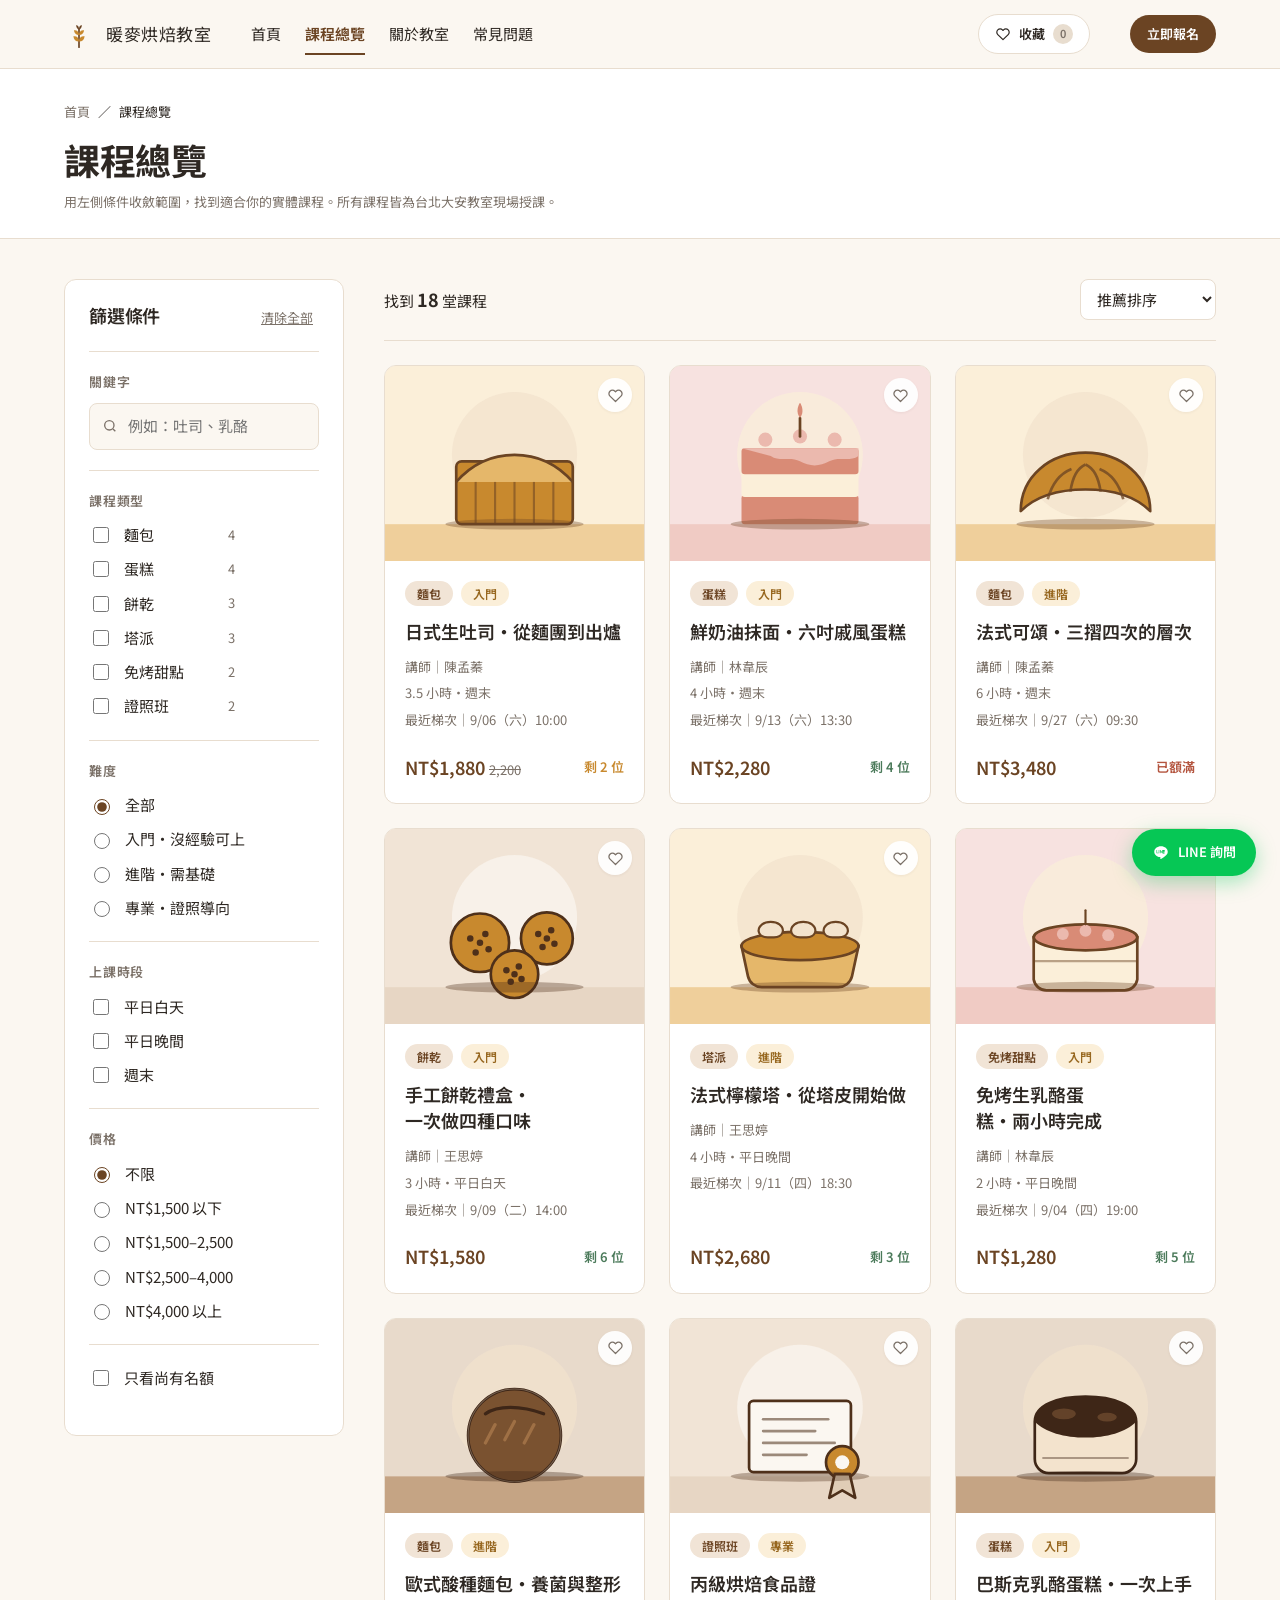
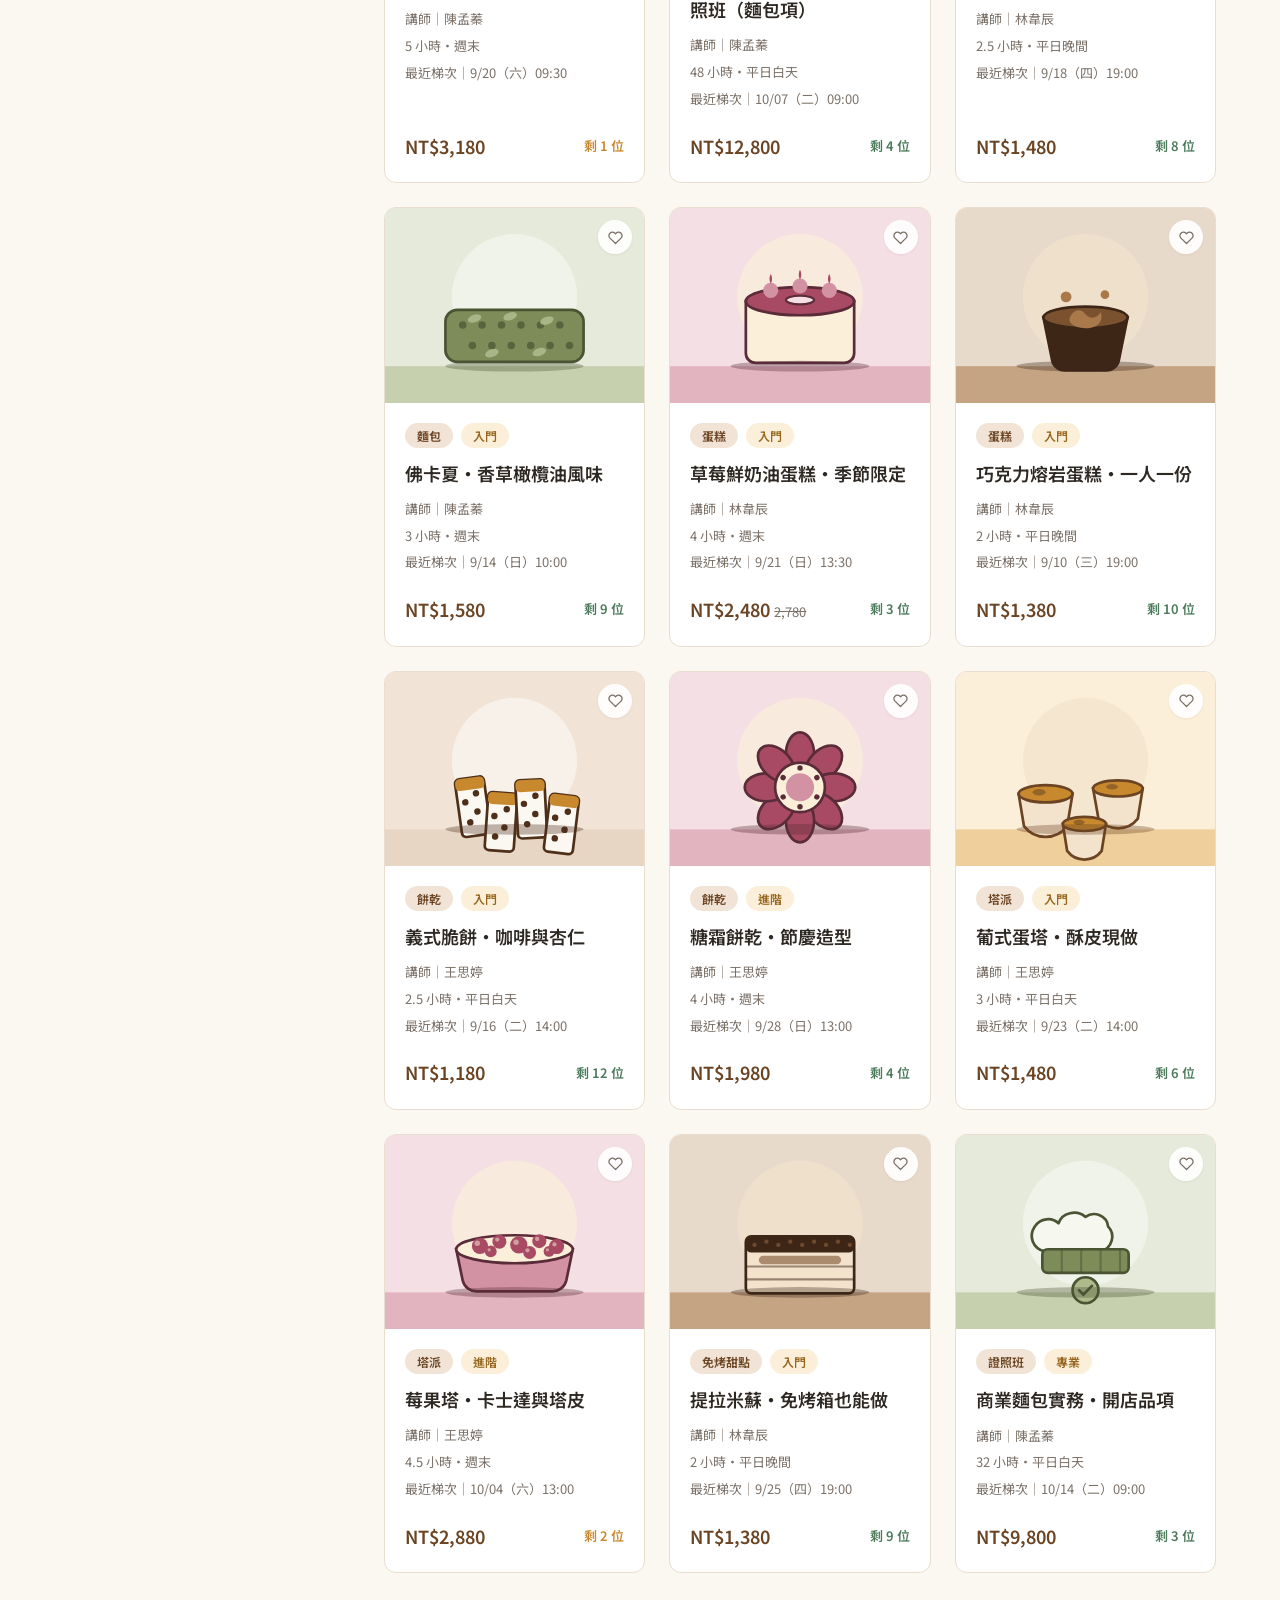
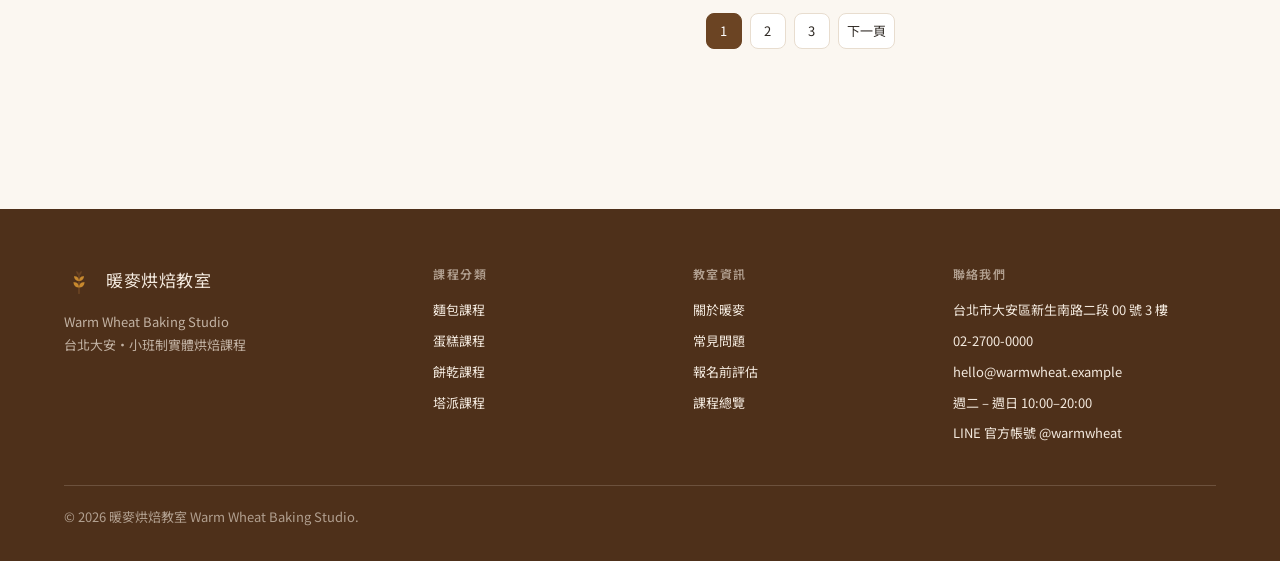
<file: courses.html>
<!DOCTYPE html>
<html lang="zh-Hant-TW">
<head>
<meta charset="UTF-8">
<meta name="viewport" content="width=device-width, initial-scale=1">
<title>課程總覽｜暖麥烘焙教室</title>
<meta name="description" content="依課程類型、難度、上課時段與價格篩選，快速找到適合你的實體烘焙課程。">
<link rel="icon" href="assets/brand/logo.svg" type="image/svg+xml">
<link rel="preconnect" href="https://fonts.googleapis.com">
<link rel="preconnect" href="https://fonts.gstatic.com" crossorigin>
<link href="https://fonts.googleapis.com/css2?family=Noto+Sans+TC:wght@400;500;600;700&display=swap" rel="stylesheet">
<link rel="stylesheet" href="styles/tokens.css">
<link rel="stylesheet" href="styles/base.css">
<link rel="stylesheet" href="styles/layout.css">
<link rel="stylesheet" href="styles/components.css">
</head>
<body>
<a class="skip-link" href="#main">跳至主要內容</a>

<header class="header">
  <div class="container header__inner">
    <a class="logo" href="index.html">
      <img src="assets/brand/logo.svg" alt="" width="30" height="30">
      <span class="logo__name">暖麥烘焙教室</span>
    </a>
    <button class="nav-toggle" id="navToggle" aria-expanded="false" aria-controls="nav">
      <span></span>
      <span class="sr-only">開啟選單</span>
    </button>
    <nav class="nav" id="nav" aria-label="主選單">
      <a class="nav__link" href="index.html">首頁</a>
      <a class="nav__link" href="courses.html" aria-current="page">課程總覽</a>
      <a class="nav__link" href="about.html">關於教室</a>
      <a class="nav__link" href="faq.html">常見問題</a>
    </nav>
    <button class="saved-btn" type="button" id="savedBtn" aria-expanded="false" aria-controls="savedDrawer">
      <svg width="16" height="16" viewBox="0 0 24 24" fill="none" stroke="currentColor" stroke-width="1.8" stroke-linejoin="round" aria-hidden="true"><path d="M12 20.5 4.2 12.9a4.9 4.9 0 0 1 0-7 4.9 4.9 0 0 1 7 0l.8.8.8-.8a4.9 4.9 0 0 1 7 0 4.9 4.9 0 0 1 0 7z"/></svg>
      <span>收藏</span>
      <span class="saved-btn__count" id="savedCount" data-empty>0</span>
    </button>
    <a class="btn btn--primary btn--sm" href="courses.html">立即報名</a>
  </div>
</header>

<div class="page-head">
  <div class="container">
    <nav aria-label="麵包屑">
      <ol class="crumb">
        <li><a href="index.html">首頁</a></li>
        <li aria-current="page">課程總覽</li>
      </ol>
    </nav>
    <h1 style="margin-top:var(--s-3)">課程總覽</h1>
    <p class="page-head__meta">用左側條件收斂範圍，找到適合你的實體課程。所有課程皆為台北大安教室現場授課。</p>
  </div>
</div>

<main id="main">
<div class="container shell-filter">

  <!-- ================================================== Filter sidebar -->
  <aside class="sticky-col">
    <form class="filters" id="filters" aria-label="課程篩選">
      <div class="filters__head">
        <h2>篩選條件</h2>
        <button class="filters__reset" type="button" id="resetAll">清除全部</button>
      </div>

      <div class="fgroup">
        <h3>關鍵字</h3>
        <div class="search-field">
          <svg width="16" height="16" viewBox="0 0 24 24" fill="none" stroke="currentColor" stroke-width="2"><circle cx="11" cy="11" r="7"/><path d="m20 20-3.5-3.5"/></svg>
          <label class="sr-only" for="kw">搜尋課程名稱</label>
          <input type="search" id="kw" name="kw" placeholder="例如：吐司、乳酪">
        </div>
      </div>

      <div class="fgroup">
        <h3>課程類型</h3>
        <ul>
          <li><label class="check"><input type="checkbox" name="cat" value="bread"><span>麵包</span><span class="count">4</span></label></li>
          <li><label class="check"><input type="checkbox" name="cat" value="cake"><span>蛋糕</span><span class="count">4</span></label></li>
          <li><label class="check"><input type="checkbox" name="cat" value="cookie"><span>餅乾</span><span class="count">3</span></label></li>
          <li><label class="check"><input type="checkbox" name="cat" value="tart"><span>塔派</span><span class="count">3</span></label></li>
          <li><label class="check"><input type="checkbox" name="cat" value="nobake"><span>免烤甜點</span><span class="count">2</span></label></li>
          <li><label class="check"><input type="checkbox" name="cat" value="pro"><span>證照班</span><span class="count">2</span></label></li>
        </ul>
      </div>

      <div class="fgroup">
        <h3>難度</h3>
        <ul>
          <li><label class="check"><input type="radio" name="lv" value="" checked><span>全部</span></label></li>
          <li><label class="check"><input type="radio" name="lv" value="beginner"><span>入門・沒經驗可上</span></label></li>
          <li><label class="check"><input type="radio" name="lv" value="advanced"><span>進階・需基礎</span></label></li>
          <li><label class="check"><input type="radio" name="lv" value="pro"><span>專業・證照導向</span></label></li>
        </ul>
      </div>

      <div class="fgroup">
        <h3>上課時段</h3>
        <ul>
          <li><label class="check"><input type="checkbox" name="time" value="wd-day"><span>平日白天</span></label></li>
          <li><label class="check"><input type="checkbox" name="time" value="wd-night"><span>平日晚間</span></label></li>
          <li><label class="check"><input type="checkbox" name="time" value="weekend"><span>週末</span></label></li>
        </ul>
      </div>

      <div class="fgroup">
        <h3>價格</h3>
        <ul>
          <li><label class="check"><input type="radio" name="price" value="" checked><span>不限</span></label></li>
          <li><label class="check"><input type="radio" name="price" value="a"><span>NT$1,500 以下</span></label></li>
          <li><label class="check"><input type="radio" name="price" value="b"><span>NT$1,500–2,500</span></label></li>
          <li><label class="check"><input type="radio" name="price" value="c"><span>NT$2,500–4,000</span></label></li>
          <li><label class="check"><input type="radio" name="price" value="d"><span>NT$4,000 以上</span></label></li>
        </ul>
      </div>

      <div class="fgroup">
        <label class="check"><input type="checkbox" name="avail" value="1"><span>只看尚有名額</span></label>
      </div>
    </form>
  </aside>

  <!-- ====================================================== Results -->
  <section aria-label="課程搜尋結果">
    <div class="toolbar">
      <p class="toolbar__count">找到 <strong id="count">9</strong> 堂課程</p>
      <div>
        <label class="sr-only" for="sort">排序方式</label>
        <select id="sort">
          <option value="recommend">推薦排序</option>
          <option value="price-asc">價格：低到高</option>
          <option value="price-desc">價格：高到低</option>
          <option value="newest">最新開課</option>
        </select>
      </div>
    </div>

    <div class="active-chips" id="activeChips" aria-live="polite"></div>

    <div class="grid grid--results results" id="results">

      <article class="course-card" data-cat="bread" data-lv="beginner" data-time="weekend" data-price="1880" data-seats="2" data-new="3" data-rank="1" data-title="日式生吐司 從麵團到出爐 吐司">
        <div class="course-card__media"><img src="assets/images/course-1.svg" alt="日式生吐司課程" width="480" height="360" loading="lazy"></div>
        <div class="course-card__body">
          <div class="course-card__tags"><span class="tag">麵包</span><span class="tag tag--level">入門</span></div>
          <h3 class="course-card__title"><a href="course.html">日式生吐司・從麵團到出爐</a></h3>
          <div class="course-card__meta">
            <span>講師｜陳孟蓁</span><span>3.5 小時・週末</span><span>最近梯次｜9/06（六）10:00</span>
          </div>
          <div class="course-card__foot">
            <span class="price">NT$1,880 <del>2,200</del></span>
            <span class="seat seat--low">剩 2 位</span>
          </div>
        </div>
      </article>

      <article class="course-card" data-cat="cake" data-lv="beginner" data-time="weekend" data-price="2280" data-seats="4" data-new="5" data-rank="2" data-title="鮮奶油抹面 六吋戚風蛋糕 抹面">
        <div class="course-card__media"><img src="assets/images/course-2.svg" alt="鮮奶油抹面蛋糕課程" width="480" height="360" loading="lazy"></div>
        <div class="course-card__body">
          <div class="course-card__tags"><span class="tag">蛋糕</span><span class="tag tag--level">入門</span></div>
          <h3 class="course-card__title"><a href="course.html">鮮奶油抹面・六吋戚風蛋糕</a></h3>
          <div class="course-card__meta">
            <span>講師｜林韋辰</span><span>4 小時・週末</span><span>最近梯次｜9/13（六）13:30</span>
          </div>
          <div class="course-card__foot">
            <span class="price">NT$2,280</span>
            <span class="seat seat--ok">剩 4 位</span>
          </div>
        </div>
      </article>

      <article class="course-card" data-cat="bread" data-lv="advanced" data-time="weekend" data-price="3480" data-seats="0" data-new="7" data-rank="3" data-title="法式可頌 三摺四次的層次 可頌">
        <div class="course-card__media"><img src="assets/images/course-3.svg" alt="法式可頌課程" width="480" height="360" loading="lazy"></div>
        <div class="course-card__body">
          <div class="course-card__tags"><span class="tag">麵包</span><span class="tag tag--level">進階</span></div>
          <h3 class="course-card__title"><a href="course.html">法式可頌・三摺四次的層次</a></h3>
          <div class="course-card__meta">
            <span>講師｜陳孟蓁</span><span>6 小時・週末</span><span>最近梯次｜9/27（六）09:30</span>
          </div>
          <div class="course-card__foot">
            <span class="price">NT$3,480</span>
            <span class="seat seat--full">已額滿</span>
          </div>
        </div>
      </article>

      <article class="course-card" data-cat="cookie" data-lv="beginner" data-time="wd-day" data-price="1580" data-seats="6" data-new="2" data-rank="4" data-title="手工餅乾禮盒 一次做四種口味 餅乾">
        <div class="course-card__media"><img src="assets/images/course-4.svg" alt="手工餅乾禮盒課程" width="480" height="360" loading="lazy"></div>
        <div class="course-card__body">
          <div class="course-card__tags"><span class="tag">餅乾</span><span class="tag tag--level">入門</span></div>
          <h3 class="course-card__title"><a href="course.html">手工餅乾禮盒・一次做四種口味</a></h3>
          <div class="course-card__meta">
            <span>講師｜王思婷</span><span>3 小時・平日白天</span><span>最近梯次｜9/09（二）14:00</span>
          </div>
          <div class="course-card__foot">
            <span class="price">NT$1,580</span>
            <span class="seat seat--ok">剩 6 位</span>
          </div>
        </div>
      </article>

      <article class="course-card" data-cat="tart" data-lv="advanced" data-time="wd-night" data-price="2680" data-seats="3" data-new="6" data-rank="5" data-title="法式檸檬塔 從塔皮開始做 檸檬塔">
        <div class="course-card__media"><img src="assets/images/course-5.svg" alt="法式檸檬塔課程" width="480" height="360" loading="lazy"></div>
        <div class="course-card__body">
          <div class="course-card__tags"><span class="tag">塔派</span><span class="tag tag--level">進階</span></div>
          <h3 class="course-card__title"><a href="course.html">法式檸檬塔・從塔皮開始做</a></h3>
          <div class="course-card__meta">
            <span>講師｜王思婷</span><span>4 小時・平日晚間</span><span>最近梯次｜9/11（四）18:30</span>
          </div>
          <div class="course-card__foot">
            <span class="price">NT$2,680</span>
            <span class="seat seat--ok">剩 3 位</span>
          </div>
        </div>
      </article>

      <article class="course-card" data-cat="nobake" data-lv="beginner" data-time="wd-night" data-price="1280" data-seats="5" data-new="1" data-rank="6" data-title="免烤生乳酪蛋糕 兩小時完成 乳酪 免烤">
        <div class="course-card__media"><img src="assets/images/course-6.svg" alt="免烤生乳酪蛋糕課程" width="480" height="360" loading="lazy"></div>
        <div class="course-card__body">
          <div class="course-card__tags"><span class="tag">免烤甜點</span><span class="tag tag--level">入門</span></div>
          <h3 class="course-card__title"><a href="course.html">免烤生乳酪蛋糕・兩小時完成</a></h3>
          <div class="course-card__meta">
            <span>講師｜林韋辰</span><span>2 小時・平日晚間</span><span>最近梯次｜9/04（四）19:00</span>
          </div>
          <div class="course-card__foot">
            <span class="price">NT$1,280</span>
            <span class="seat seat--ok">剩 5 位</span>
          </div>
        </div>
      </article>

      <article class="course-card" data-cat="bread" data-lv="advanced" data-time="weekend" data-price="3180" data-seats="1" data-new="8" data-rank="7" data-title="歐式酸種麵包 養菌與整形 酸種">
        <div class="course-card__media"><img src="assets/images/course-7.svg" alt="歐式酸種麵包課程" width="480" height="360" loading="lazy"></div>
        <div class="course-card__body">
          <div class="course-card__tags"><span class="tag">麵包</span><span class="tag tag--level">進階</span></div>
          <h3 class="course-card__title"><a href="course.html">歐式酸種麵包・養菌與整形</a></h3>
          <div class="course-card__meta">
            <span>講師｜陳孟蓁</span><span>5 小時・週末</span><span>最近梯次｜9/20（六）09:30</span>
          </div>
          <div class="course-card__foot">
            <span class="price">NT$3,180</span>
            <span class="seat seat--low">剩 1 位</span>
          </div>
        </div>
      </article>

      <article class="course-card" data-cat="pro" data-lv="pro" data-time="wd-day" data-price="12800" data-seats="4" data-new="9" data-rank="8" data-title="丙級烘焙食品證照班（麵包項） 證照">
        <div class="course-card__media"><img src="assets/images/course-8.svg" alt="丙級烘焙證照班" width="480" height="360" loading="lazy"></div>
        <div class="course-card__body">
          <div class="course-card__tags"><span class="tag">證照班</span><span class="tag tag--level">專業</span></div>
          <h3 class="course-card__title"><a href="course.html">丙級烘焙食品證照班（麵包項）</a></h3>
          <div class="course-card__meta">
            <span>講師｜陳孟蓁</span><span>48 小時・平日白天</span><span>最近梯次｜10/07（二）09:00</span>
          </div>
          <div class="course-card__foot">
            <span class="price">NT$12,800</span>
            <span class="seat seat--ok">剩 4 位</span>
          </div>
        </div>
      </article>

      <article class="course-card" data-cat="cake" data-lv="beginner" data-time="wd-night" data-price="1480" data-seats="8" data-new="4" data-rank="9" data-title="巴斯克乳酪蛋糕 一次上手 巴斯克">
        <div class="course-card__media"><img src="assets/images/course-9.svg" alt="巴斯克乳酪蛋糕課程" width="480" height="360" loading="lazy"></div>
        <div class="course-card__body">
          <div class="course-card__tags"><span class="tag">蛋糕</span><span class="tag tag--level">入門</span></div>
          <h3 class="course-card__title"><a href="course.html">巴斯克乳酪蛋糕・一次上手</a></h3>
          <div class="course-card__meta">
            <span>講師｜林韋辰</span><span>2.5 小時・平日晚間</span><span>最近梯次｜9/18（四）19:00</span>
          </div>
          <div class="course-card__foot">
            <span class="price">NT$1,480</span>
            <span class="seat seat--ok">剩 8 位</span>
          </div>
        </div>
      </article>

      <article class="course-card" data-cat="bread" data-lv="beginner" data-time="weekend" data-price="1580" data-seats="9" data-new="12" data-rank="10" data-title="佛卡夏 香草橄欖油風味 佛卡夏">
        <div class="course-card__media"><img src="assets/images/course-10.svg" alt="佛卡夏課程" width="480" height="360" loading="lazy"></div>
        <div class="course-card__body">
          <div class="course-card__tags"><span class="tag">麵包</span><span class="tag tag--level">入門</span></div>
          <h3 class="course-card__title"><a href="course.html">佛卡夏・香草橄欖油風味</a></h3>
          <div class="course-card__meta">
            <span>講師｜陳孟蓁</span><span>3 小時・週末</span><span>最近梯次｜9/14（日）10:00</span>
          </div>
          <div class="course-card__foot">
            <span class="price">NT$1,580</span>
            <span class="seat seat--ok">剩 9 位</span>
          </div>
        </div>
      </article>

      <article class="course-card" data-cat="cake" data-lv="beginner" data-time="weekend" data-price="2480" data-seats="3" data-new="15" data-rank="11" data-title="草莓鮮奶油蛋糕 季節限定 草莓">
        <div class="course-card__media"><img src="assets/images/course-11.svg" alt="草莓鮮奶油蛋糕課程" width="480" height="360" loading="lazy"></div>
        <div class="course-card__body">
          <div class="course-card__tags"><span class="tag">蛋糕</span><span class="tag tag--level">入門</span></div>
          <h3 class="course-card__title"><a href="course.html">草莓鮮奶油蛋糕・季節限定</a></h3>
          <div class="course-card__meta">
            <span>講師｜林韋辰</span><span>4 小時・週末</span><span>最近梯次｜9/21（日）13:30</span>
          </div>
          <div class="course-card__foot">
            <span class="price">NT$2,480 <del>2,780</del></span>
            <span class="seat seat--ok">剩 3 位</span>
          </div>
        </div>
      </article>

      <article class="course-card" data-cat="cake" data-lv="beginner" data-time="wd-night" data-price="1380" data-seats="10" data-new="13" data-rank="12" data-title="巧克力熔岩蛋糕 一人一份 熔岩 巧克力">
        <div class="course-card__media"><img src="assets/images/course-12.svg" alt="巧克力熔岩蛋糕課程" width="480" height="360" loading="lazy"></div>
        <div class="course-card__body">
          <div class="course-card__tags"><span class="tag">蛋糕</span><span class="tag tag--level">入門</span></div>
          <h3 class="course-card__title"><a href="course.html">巧克力熔岩蛋糕・一人一份</a></h3>
          <div class="course-card__meta">
            <span>講師｜林韋辰</span><span>2 小時・平日晚間</span><span>最近梯次｜9/10（三）19:00</span>
          </div>
          <div class="course-card__foot">
            <span class="price">NT$1,380</span>
            <span class="seat seat--ok">剩 10 位</span>
          </div>
        </div>
      </article>

      <article class="course-card" data-cat="cookie" data-lv="beginner" data-time="wd-day" data-price="1180" data-seats="12" data-new="11" data-rank="13" data-title="義式脆餅 咖啡與杏仁 脆餅 咖啡">
        <div class="course-card__media"><img src="assets/images/course-13.svg" alt="義式脆餅課程" width="480" height="360" loading="lazy"></div>
        <div class="course-card__body">
          <div class="course-card__tags"><span class="tag">餅乾</span><span class="tag tag--level">入門</span></div>
          <h3 class="course-card__title"><a href="course.html">義式脆餅・咖啡與杏仁</a></h3>
          <div class="course-card__meta">
            <span>講師｜王思婷</span><span>2.5 小時・平日白天</span><span>最近梯次｜9/16（二）14:00</span>
          </div>
          <div class="course-card__foot">
            <span class="price">NT$1,180</span>
            <span class="seat seat--ok">剩 12 位</span>
          </div>
        </div>
      </article>

      <article class="course-card" data-cat="cookie" data-lv="advanced" data-time="weekend" data-price="1980" data-seats="4" data-new="16" data-rank="14" data-title="糖霜餅乾 節慶造型 糖霜">
        <div class="course-card__media"><img src="assets/images/course-14.svg" alt="糖霜餅乾課程" width="480" height="360" loading="lazy"></div>
        <div class="course-card__body">
          <div class="course-card__tags"><span class="tag">餅乾</span><span class="tag tag--level">進階</span></div>
          <h3 class="course-card__title"><a href="course.html">糖霜餅乾・節慶造型</a></h3>
          <div class="course-card__meta">
            <span>講師｜王思婷</span><span>4 小時・週末</span><span>最近梯次｜9/28（日）13:00</span>
          </div>
          <div class="course-card__foot">
            <span class="price">NT$1,980</span>
            <span class="seat seat--ok">剩 4 位</span>
          </div>
        </div>
      </article>

      <article class="course-card" data-cat="tart" data-lv="beginner" data-time="wd-day" data-price="1480" data-seats="6" data-new="14" data-rank="15" data-title="葡式蛋塔 酥皮現做 蛋塔">
        <div class="course-card__media"><img src="assets/images/course-15.svg" alt="葡式蛋塔課程" width="480" height="360" loading="lazy"></div>
        <div class="course-card__body">
          <div class="course-card__tags"><span class="tag">塔派</span><span class="tag tag--level">入門</span></div>
          <h3 class="course-card__title"><a href="course.html">葡式蛋塔・酥皮現做</a></h3>
          <div class="course-card__meta">
            <span>講師｜王思婷</span><span>3 小時・平日白天</span><span>最近梯次｜9/23（二）14:00</span>
          </div>
          <div class="course-card__foot">
            <span class="price">NT$1,480</span>
            <span class="seat seat--ok">剩 6 位</span>
          </div>
        </div>
      </article>

      <article class="course-card" data-cat="tart" data-lv="advanced" data-time="weekend" data-price="2880" data-seats="2" data-new="17" data-rank="16" data-title="莓果塔 卡士達與塔皮 莓果塔">
        <div class="course-card__media"><img src="assets/images/course-16.svg" alt="莓果塔課程" width="480" height="360" loading="lazy"></div>
        <div class="course-card__body">
          <div class="course-card__tags"><span class="tag">塔派</span><span class="tag tag--level">進階</span></div>
          <h3 class="course-card__title"><a href="course.html">莓果塔・卡士達與塔皮</a></h3>
          <div class="course-card__meta">
            <span>講師｜王思婷</span><span>4.5 小時・週末</span><span>最近梯次｜10/04（六）13:00</span>
          </div>
          <div class="course-card__foot">
            <span class="price">NT$2,880</span>
            <span class="seat seat--low">剩 2 位</span>
          </div>
        </div>
      </article>

      <article class="course-card" data-cat="nobake" data-lv="beginner" data-time="wd-night" data-price="1380" data-seats="9" data-new="10" data-rank="17" data-title="提拉米蘇 免烤箱也能做 提拉米蘇 免烤">
        <div class="course-card__media"><img src="assets/images/course-17.svg" alt="提拉米蘇課程" width="480" height="360" loading="lazy"></div>
        <div class="course-card__body">
          <div class="course-card__tags"><span class="tag">免烤甜點</span><span class="tag tag--level">入門</span></div>
          <h3 class="course-card__title"><a href="course.html">提拉米蘇・免烤箱也能做</a></h3>
          <div class="course-card__meta">
            <span>講師｜林韋辰</span><span>2 小時・平日晚間</span><span>最近梯次｜9/25（四）19:00</span>
          </div>
          <div class="course-card__foot">
            <span class="price">NT$1,380</span>
            <span class="seat seat--ok">剩 9 位</span>
          </div>
        </div>
      </article>

      <article class="course-card" data-cat="pro" data-lv="pro" data-time="wd-day" data-price="9800" data-seats="3" data-new="18" data-rank="18" data-title="商業麵包實務 開店品項 開店 商業">
        <div class="course-card__media"><img src="assets/images/course-18.svg" alt="商業麵包實務課程" width="480" height="360" loading="lazy"></div>
        <div class="course-card__body">
          <div class="course-card__tags"><span class="tag">證照班</span><span class="tag tag--level">專業</span></div>
          <h3 class="course-card__title"><a href="course.html">商業麵包實務・開店品項</a></h3>
          <div class="course-card__meta">
            <span>講師｜陳孟蓁</span><span>32 小時・平日白天</span><span>最近梯次｜10/14（二）09:00</span>
          </div>
          <div class="course-card__foot">
            <span class="price">NT$9,800</span>
            <span class="seat seat--ok">剩 3 位</span>
          </div>
        </div>
      </article>

    </div>

    <div class="no-results" id="noResults" hidden>
      <h3>沒有符合條件的課程</h3>
      <p>試著放寬難度或價格範圍，或先看看所有課程。</p>
      <p style="margin-top:var(--s-5)"><button class="btn btn--ghost" type="button" id="resetEmpty">清除全部篩選</button></p>
    </div>

    <nav class="pager" aria-label="分頁">
      <span aria-current="page">1</span>
      <a href="#">2</a>
      <a href="#">3</a>
      <a href="#">下一頁</a>
    </nav>
  </section>

</div>
</main>

<footer class="footer">
  <div class="container">
    <div class="footer__grid">
      <div>
        <div class="logo">
          <img src="assets/brand/logo.svg" alt="" width="30" height="30">
          <span class="logo__name">暖麥烘焙教室</span>
        </div>
        <p class="footer__tag">Warm Wheat Baking Studio<br>台北大安・小班制實體烘焙課程</p>
      </div>
      <div>
        <h3>課程分類</h3>
        <ul>
          <li><a href="courses.html?cat=bread">麵包課程</a></li>
          <li><a href="courses.html?cat=cake">蛋糕課程</a></li>
          <li><a href="courses.html?cat=cookie">餅乾課程</a></li>
          <li><a href="courses.html?cat=tart">塔派課程</a></li>
        </ul>
      </div>
      <div>
        <h3>教室資訊</h3>
        <ul>
          <li><a href="about.html">關於暖麥</a></li>
          <li><a href="faq.html">常見問題</a></li>
          <li><a href="enroll.html#assess">報名前評估</a></li>
          <li><a href="courses.html">課程總覽</a></li>
        </ul>
      </div>
      <div>
        <h3>聯絡我們</h3>
        <ul>
          <li>台北市大安區新生南路二段 00 號 3 樓</li>
          <li><a href="tel:+886227000000">02-2700-0000</a></li>
          <li><a href="mailto:hello@warmwheat.example">hello@warmwheat.example</a></li>
          <li>週二 – 週日 10:00–20:00</li>
          <li><a href="https://line.me/R/ti/p/@warmwheat" target="_blank" rel="noopener">LINE 官方帳號 @warmwheat</a></li>
        </ul>
      </div>
    </div>
    <p class="footer__bottom">© 2026 暖麥烘焙教室 Warm Wheat Baking Studio.</p>
  </div>
</footer>

<div class="drawer" id="savedDrawer" role="dialog" aria-modal="true" aria-label="收藏的課程">
  <div class="drawer__scrim"></div>
  <div class="drawer__panel">
    <div class="drawer__head">
      <h2 style="font-size:var(--fs-h3); font-family:var(--font-sans)">收藏的課程</h2>
      <button class="drawer__close" type="button" aria-label="關閉">×</button>
    </div>
    <div class="drawer__body">
      <div id="savedList"></div>
      <p class="drawer__empty" id="savedEmpty">還沒有收藏任何課程。<br>在課程卡片右上角點愛心即可加入。</p>
    </div>
    <div class="drawer__foot">
      <a class="btn btn--primary btn--block" href="courses.html">瀏覽全部課程</a>
    </div>
  </div>
</div>
<a class="line-fab" href="https://line.me/R/ti/p/@warmwheat" target="_blank" rel="noopener" aria-label="用 LINE 詢問"><svg width="18" height="18" viewBox="0 0 24 24" fill="currentColor" aria-hidden="true"><path d="M21 10.2c0-4-4-7.3-9-7.3S3 6.2 3 10.2c0 3.6 3.2 6.6 7.4 7.2.3.06.7.2.8.45.1.23.07.6.03.83l-.13.77c-.04.23-.18.9.8.49s5.3-3.1 7.2-5.34C20.5 13.1 21 11.7 21 10.2ZM8.2 12.4H6.4a.38.38 0 0 1-.38-.38V8.4c0-.2.17-.38.38-.38.2 0 .37.17.37.38v3.25H8.2c.2 0 .37.17.37.38s-.16.37-.37.37Zm1.5-.38a.38.38 0 0 1-.38.38.38.38 0 0 1-.37-.38V8.4c0-.2.17-.38.37-.38.2 0 .38.17.38.38Zm4.34 0a.38.38 0 0 1-.26.36.4.4 0 0 1-.12.02.37.37 0 0 1-.3-.15L11.55 9.7v2.32a.38.38 0 0 1-.37.38.38.38 0 0 1-.38-.38V8.4a.38.38 0 0 1 .26-.36.4.4 0 0 1 .12-.02c.11 0 .22.05.29.15l1.87 2.53V8.4c0-.2.17-.38.37-.38.21 0 .38.17.38.38Zm2.92-2.18a.38.38 0 0 1-.38.37h-1.44v.7h1.44a.38.38 0 0 1 0 .75h-1.44v.7h1.44a.38.38 0 0 1 0 .75h-1.81a.38.38 0 0 1-.38-.38V8.4c0-.2.17-.38.38-.38h1.81c.21 0 .38.17.38.38Z"/></svg><span>LINE 詢問</span></a>

<script src="scripts/main.js"></script>
<script src="scripts/saved.js"></script>
<script src="scripts/courses.js"></script>
</body>
</html>
</file>
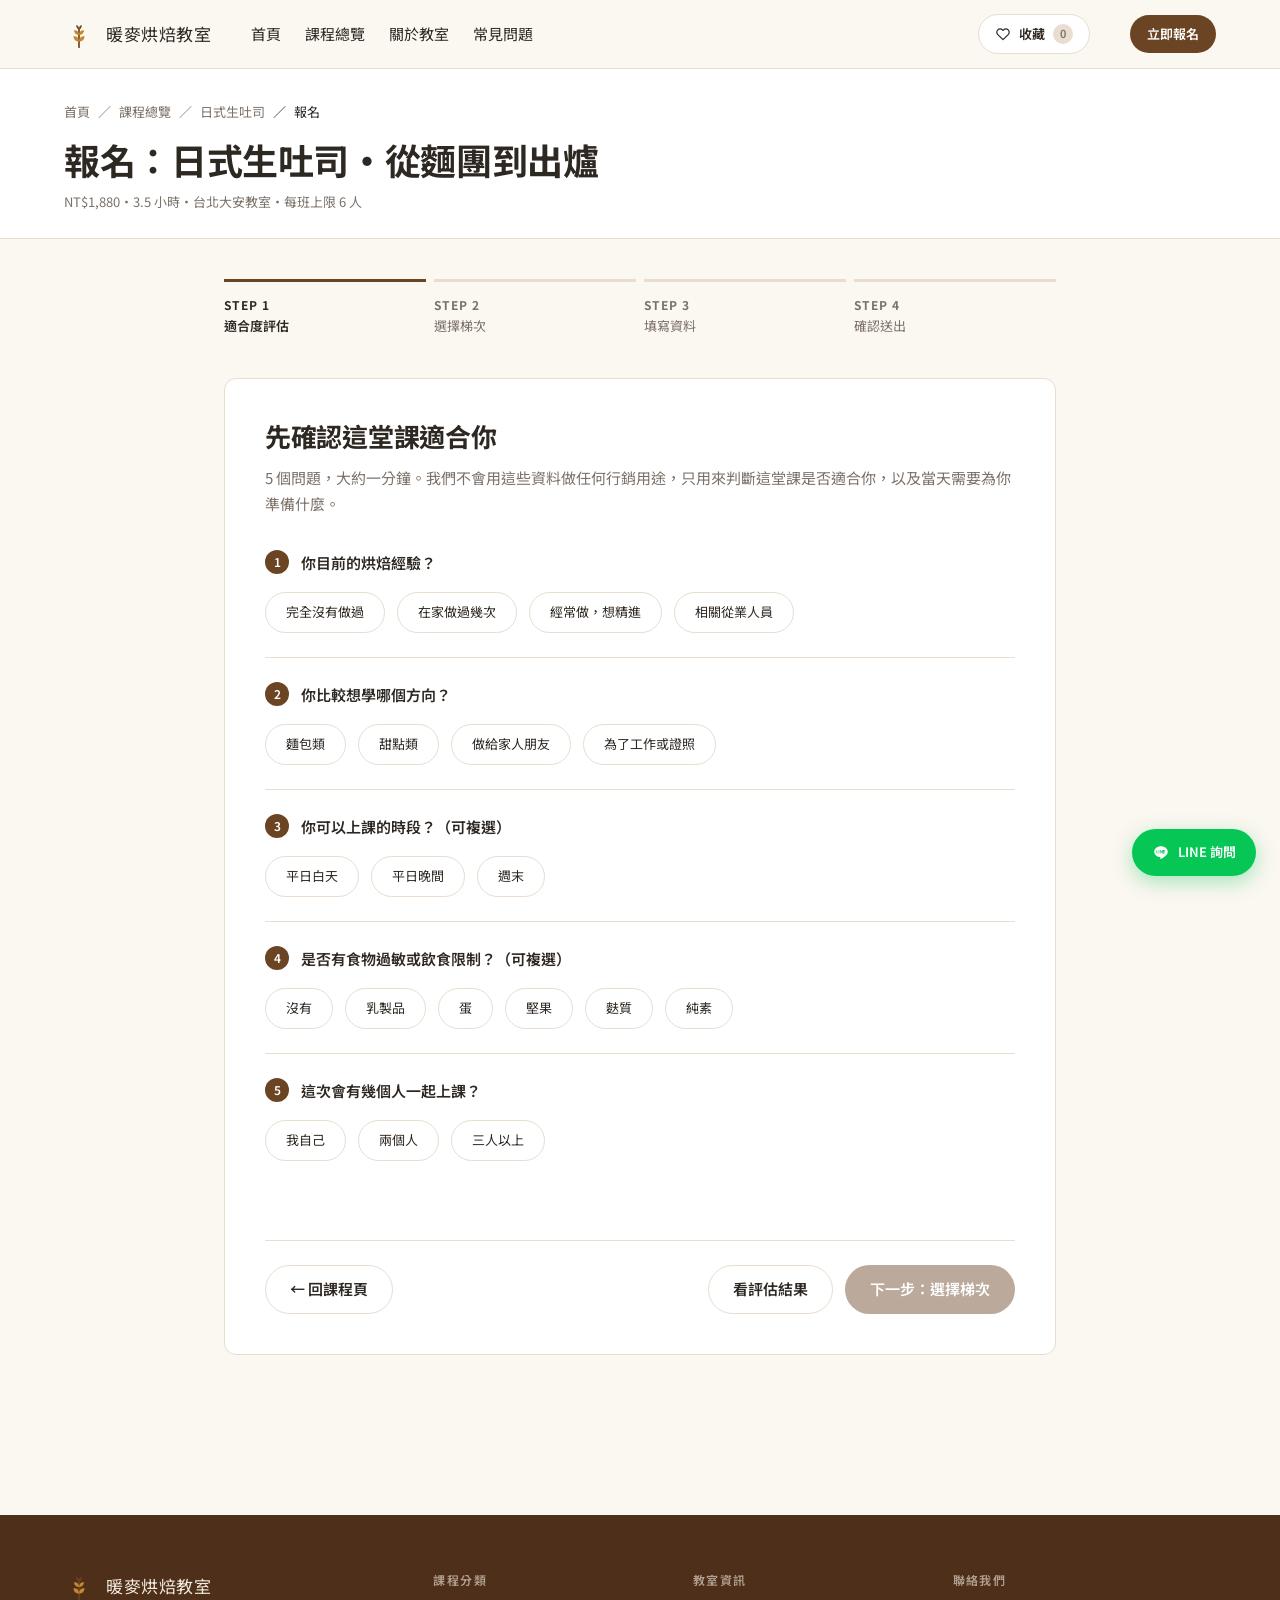
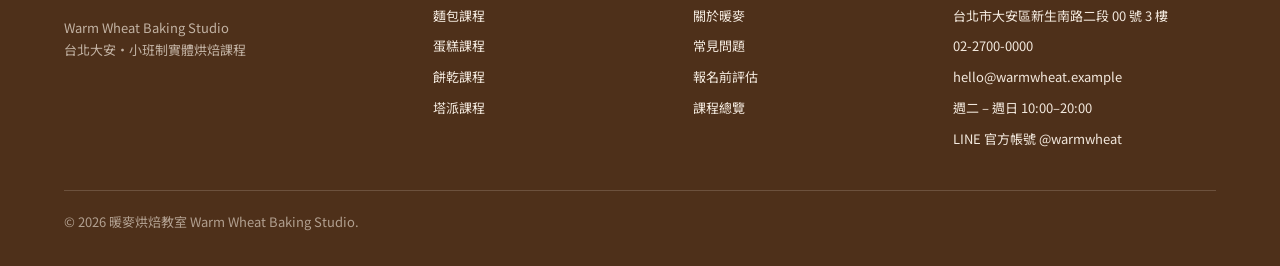
<file: enroll.html>
<!DOCTYPE html>
<html lang="zh-Hant-TW">
<head>
<meta charset="UTF-8">
<meta name="viewport" content="width=device-width, initial-scale=1">
<title>報名前評估與報名｜日式生吐司・暖麥烘焙教室</title>
<meta name="description" content="先花一分鐘做適合度評估，確認這堂課適合你之後，再選擇梯次並填寫報名資料。">
<link rel="icon" href="assets/brand/logo.svg" type="image/svg+xml">
<link rel="preconnect" href="https://fonts.googleapis.com">
<link rel="preconnect" href="https://fonts.gstatic.com" crossorigin>
<link href="https://fonts.googleapis.com/css2?family=Noto+Sans+TC:wght@400;500;600;700&display=swap" rel="stylesheet">
<link rel="stylesheet" href="styles/tokens.css">
<link rel="stylesheet" href="styles/base.css">
<link rel="stylesheet" href="styles/layout.css">
<link rel="stylesheet" href="styles/components.css">
</head>
<body>
<a class="skip-link" href="#main">跳至主要內容</a>

<header class="header">
  <div class="container header__inner">
    <a class="logo" href="index.html">
      <img src="assets/brand/logo.svg" alt="" width="30" height="30">
      <span class="logo__name">暖麥烘焙教室</span>
    </a>
    <button class="nav-toggle" id="navToggle" aria-expanded="false" aria-controls="nav">
      <span></span>
      <span class="sr-only">開啟選單</span>
    </button>
    <nav class="nav" id="nav" aria-label="主選單">
      <a class="nav__link" href="index.html">首頁</a>
      <a class="nav__link" href="courses.html">課程總覽</a>
      <a class="nav__link" href="about.html">關於教室</a>
      <a class="nav__link" href="faq.html">常見問題</a>
    </nav>
    <button class="saved-btn" type="button" id="savedBtn" aria-expanded="false" aria-controls="savedDrawer">
      <svg width="16" height="16" viewBox="0 0 24 24" fill="none" stroke="currentColor" stroke-width="1.8" stroke-linejoin="round" aria-hidden="true"><path d="M12 20.5 4.2 12.9a4.9 4.9 0 0 1 0-7 4.9 4.9 0 0 1 7 0l.8.8.8-.8a4.9 4.9 0 0 1 7 0 4.9 4.9 0 0 1 0 7z"/></svg>
      <span>收藏</span>
      <span class="saved-btn__count" id="savedCount" data-empty>0</span>
    </button>
    <a class="btn btn--primary btn--sm" href="courses.html">立即報名</a>
  </div>
</header>

<div class="page-head">
  <div class="container">
    <nav aria-label="麵包屑">
      <ol class="crumb">
        <li><a href="index.html">首頁</a></li>
        <li><a href="courses.html">課程總覽</a></li>
        <li><a href="course.html">日式生吐司</a></li>
        <li aria-current="page">報名</li>
      </ol>
    </nav>
    <h1 style="margin-top:var(--s-3)">報名：日式生吐司・從麵團到出爐</h1>
    <p class="page-head__meta">NT$1,880・3.5 小時・台北大安教室・每班上限 6 人</p>
  </div>
</div>

<main id="main">
<div class="container" style="max-width:880px; padding-block:var(--s-10) var(--s-20)">

  <!-- ========================================================= Stepper -->
  <ol class="stepper" id="stepper">
    <li class="stepper__item" data-state="current"><b>STEP 1</b>適合度評估</li>
    <li class="stepper__item"><b>STEP 2</b>選擇梯次</li>
    <li class="stepper__item"><b>STEP 3</b>填寫資料</li>
    <li class="stepper__item"><b>STEP 4</b>確認送出</li>
  </ol>

  <!-- ============================================ STEP 1 — assessment -->
  <!-- 報名前評估：先確認課程適合，再進入報名流程 -->
  <section class="step-panel" data-step="1" data-active id="assess" aria-labelledby="s1title">
    <div class="panel">
      <h2 id="s1title">先確認這堂課適合你</h2>
      <p class="muted" style="margin-top:var(--s-3)">
        5 個問題，大約一分鐘。我們不會用這些資料做任何行銷用途，只用來判斷這堂課是否適合你，以及當天需要為你準備什麼。
      </p>

      <form id="assessForm" style="margin-top:var(--s-8)" novalidate>

        <div class="q" role="group" aria-labelledby="qlabel1">
          <p class="q__title" id="qlabel1"><i>1</i>你目前的烘焙經驗？</p>
          <div class="opts">
            <label class="opt"><input type="radio" name="exp" value="none"><span>完全沒有做過</span></label>
            <label class="opt"><input type="radio" name="exp" value="some"><span>在家做過幾次</span></label>
            <label class="opt"><input type="radio" name="exp" value="lots"><span>經常做，想精進</span></label>
            <label class="opt"><input type="radio" name="exp" value="pro"><span>相關從業人員</span></label>
          </div>
        </div>

        <div class="q" role="group" aria-labelledby="qlabel2">
          <p class="q__title" id="qlabel2"><i>2</i>你比較想學哪個方向？</p>
          <div class="opts">
            <label class="opt"><input type="radio" name="goal" value="bread"><span>麵包類</span></label>
            <label class="opt"><input type="radio" name="goal" value="sweet"><span>甜點類</span></label>
            <label class="opt"><input type="radio" name="goal" value="gift"><span>做給家人朋友</span></label>
            <label class="opt"><input type="radio" name="goal" value="career"><span>為了工作或證照</span></label>
          </div>
        </div>

        <div class="q" role="group" aria-labelledby="qlabel3">
          <p class="q__title" id="qlabel3"><i>3</i>你可以上課的時段？（可複選）</p>
          <div class="opts">
            <label class="opt"><input type="checkbox" name="time" value="wd-day"><span>平日白天</span></label>
            <label class="opt"><input type="checkbox" name="time" value="wd-night"><span>平日晚間</span></label>
            <label class="opt"><input type="checkbox" name="time" value="weekend"><span>週末</span></label>
          </div>
        </div>

        <div class="q" role="group" aria-labelledby="qlabel4">
          <p class="q__title" id="qlabel4"><i>4</i>是否有食物過敏或飲食限制？（可複選）</p>
          <div class="opts">
            <label class="opt"><input type="checkbox" name="allergy" value="none"><span>沒有</span></label>
            <label class="opt"><input type="checkbox" name="allergy" value="dairy"><span>乳製品</span></label>
            <label class="opt"><input type="checkbox" name="allergy" value="egg"><span>蛋</span></label>
            <label class="opt"><input type="checkbox" name="allergy" value="nut"><span>堅果</span></label>
            <label class="opt"><input type="checkbox" name="allergy" value="gluten"><span>麩質</span></label>
            <label class="opt"><input type="checkbox" name="allergy" value="vegan"><span>純素</span></label>
          </div>
        </div>

        <div class="q" role="group" aria-labelledby="qlabel5">
          <p class="q__title" id="qlabel5"><i>5</i>這次會有幾個人一起上課？</p>
          <div class="opts">
            <label class="opt"><input type="radio" name="party" value="1"><span>我自己</span></label>
            <label class="opt"><input type="radio" name="party" value="2"><span>兩個人</span></label>
            <label class="opt"><input type="radio" name="party" value="3"><span>三人以上</span></label>
          </div>
        </div>

        <p class="field__error" id="assessError"></p>

        <!-- 評估結果 -->
        <div class="verdict" id="verdict" hidden role="status">
          <h3 id="verdictTitle"></h3>
          <p id="verdictText"></p>
          <ul id="verdictList"></ul>
        </div>

        <div class="panel__actions">
          <a class="btn btn--ghost" href="course.html">← 回課程頁</a>
          <span style="display:flex; gap:var(--s-3)">
            <button class="btn btn--ghost" type="button" id="assessSubmit">看評估結果</button>
            <button class="btn btn--primary" type="button" id="toStep2" disabled>下一步：選擇梯次</button>
          </span>
        </div>
      </form>
    </div>
  </section>

  <!-- ============================================== STEP 2 — session -->
  <section class="step-panel" data-step="2" aria-labelledby="s2title">
    <div class="panel">
      <h2 id="s2title">選擇梯次</h2>
      <p class="muted" style="margin-top:var(--s-3)">已額滿的梯次無法選擇。若時段都不合適，可以先<a href="courses.html" class="link-arrow">看其他課程</a>。</p>

      <div class="session" style="margin-top:var(--s-8)" id="sessionPick">
        <label class="session__item">
          <input type="radio" name="pick" value="9/06（六）10:00">
          <span class="session__box">
            <span class="session__date">9/06（六）10:00–13:30<span>講師 陳孟蓁・週末</span></span>
            <span class="seat seat--low">剩 2 位</span>
          </span>
        </label>
        <label class="session__item">
          <input type="radio" name="pick" value="9/20（六）14:00">
          <span class="session__box">
            <span class="session__date">9/20（六）14:00–17:30<span>講師 陳孟蓁・週末</span></span>
            <span class="seat seat--ok">剩 5 位</span>
          </span>
        </label>
        <label class="session__item">
          <input type="radio" name="pick" value="10/02（四）18:30">
          <span class="session__box">
            <span class="session__date">10/02（四）18:30–22:00<span>講師 陳孟蓁・平日晚間</span></span>
            <span class="seat seat--ok">剩 4 位</span>
          </span>
        </label>
        <label class="session__item">
          <input type="radio" name="pick" value="10/04" disabled>
          <span class="session__box">
            <span class="session__date">10/04（六）10:00–13:30<span>講師 陳孟蓁・週末</span></span>
            <span class="seat seat--full">已額滿</span>
          </span>
        </label>
      </div>

      <p class="field__error" id="sessionError"></p>

      <div class="panel__actions">
        <button class="btn btn--ghost" type="button" data-back>← 上一步</button>
        <button class="btn btn--primary" type="button" id="toStep3">下一步：填寫資料</button>
      </div>
    </div>
  </section>

  <!-- ================================================ STEP 3 — details -->
  <section class="step-panel" data-step="3" aria-labelledby="s3title">
    <div class="panel">
      <h2 id="s3title">填寫報名資料</h2>
      <p class="muted" style="margin-top:var(--s-3)">課前 3 天會以簡訊與 Email 各發送一次提醒。</p>

      <form class="form" id="detailForm" style="margin-top:var(--s-8)" novalidate>
        <div class="field-row">
          <div class="field">
            <label for="name">姓名 <span class="req">*</span></label>
            <input type="text" id="name" name="name" autocomplete="name" required aria-describedby="name-error">
            <span class="field__error" id="name-error"></span>
          </div>
          <div class="field">
            <label for="phone">手機號碼 <span class="req">*</span></label>
            <input type="tel" id="phone" name="phone" placeholder="09xxxxxxxx" autocomplete="tel" required aria-describedby="phone-error">
            <span class="field__error" id="phone-error"></span>
          </div>
        </div>

        <div class="field-row">
          <div class="field">
            <label for="email">Email <span class="req">*</span></label>
            <input type="email" id="email" name="email" autocomplete="email" required aria-describedby="email-error">
            <span class="field__error" id="email-error"></span>
          </div>
          <div class="field">
            <label for="invoice">發票開立</label>
            <select id="invoice" name="invoice">
              <option value="donate">捐贈發票</option>
              <option value="member">會員載具</option>
              <option value="company">公司統編</option>
            </select>
            <span class="field__error"></span>
          </div>
        </div>

        <div class="field">
          <label for="note">備註（選填）</label>
          <textarea id="note" name="note" placeholder="例如：需要素食替代、當天可能晚 10 分鐘到、想坐在朋友旁邊。"></textarea>
        </div>

        <div class="panel__actions">
          <button class="btn btn--ghost" type="button" data-back>← 上一步</button>
          <button class="btn btn--primary" type="submit">下一步：確認資料</button>
        </div>
      </form>
    </div>
  </section>

  <!-- ================================================ STEP 4 — confirm -->
  <section class="step-panel" data-step="4" aria-labelledby="s4title">
    <div class="panel">
      <h2 id="s4title">確認報名資料</h2>
      <p class="muted" style="margin-top:var(--s-3)">確認以下資訊無誤後送出。送出後我們會以 Email 寄送繳費連結。</p>

      <table class="summary" style="margin-top:var(--s-8)">
        <tbody>
          <tr><th scope="row">課程</th><td>日式生吐司・從麵團到出爐</td></tr>
          <tr><th scope="row">梯次</th><td id="sumSession">—</td></tr>
          <tr><th scope="row">姓名</th><td id="sumName">—</td></tr>
          <tr><th scope="row">手機</th><td id="sumPhone">—</td></tr>
          <tr><th scope="row">Email</th><td id="sumEmail">—</td></tr>
          <tr><th scope="row">同行人數</th><td id="sumParty">—</td></tr>
          <tr><th scope="row">飲食限制</th><td id="sumAllergy">—</td></tr>
          <tr><th scope="row">備註</th><td id="sumNote">—</td></tr>
          <tr><th scope="row">金額</th><td id="sumPrice">NT$1,880</td></tr>
        </tbody>
      </table>

      <div class="notice" style="margin-top:var(--s-6)">
        <ul>
          <li>本頁為前端流程示範，<strong>尚未串接付款與後端系統</strong>,送出不會產生實際訂單。</li>
          <li>開課前 7 天可全額退費；7 天內至前 1 天退 70%。</li>
        </ul>
      </div>

      <p class="done-note" id="doneNote" hidden>報名資料已送出，請至信箱收取繳費連結。</p>

      <div class="panel__actions">
        <button class="btn btn--ghost" type="button" data-back>← 上一步</button>
        <button class="btn btn--primary" type="button" id="submitAll">送出報名</button>
      </div>
    </div>
  </section>

</div>
</main>

<footer class="footer">
  <div class="container">
    <div class="footer__grid">
      <div>
        <div class="logo">
          <img src="assets/brand/logo.svg" alt="" width="30" height="30">
          <span class="logo__name">暖麥烘焙教室</span>
        </div>
        <p class="footer__tag">Warm Wheat Baking Studio<br>台北大安・小班制實體烘焙課程</p>
      </div>
      <div>
        <h3>課程分類</h3>
        <ul>
          <li><a href="courses.html?cat=bread">麵包課程</a></li>
          <li><a href="courses.html?cat=cake">蛋糕課程</a></li>
          <li><a href="courses.html?cat=cookie">餅乾課程</a></li>
          <li><a href="courses.html?cat=tart">塔派課程</a></li>
        </ul>
      </div>
      <div>
        <h3>教室資訊</h3>
        <ul>
          <li><a href="about.html">關於暖麥</a></li>
          <li><a href="faq.html">常見問題</a></li>
          <li><a href="enroll.html#assess">報名前評估</a></li>
          <li><a href="courses.html">課程總覽</a></li>
        </ul>
      </div>
      <div>
        <h3>聯絡我們</h3>
        <ul>
          <li>台北市大安區新生南路二段 00 號 3 樓</li>
          <li><a href="tel:+886227000000">02-2700-0000</a></li>
          <li><a href="mailto:hello@warmwheat.example">hello@warmwheat.example</a></li>
          <li>週二 – 週日 10:00–20:00</li>
          <li><a href="https://line.me/R/ti/p/@warmwheat" target="_blank" rel="noopener">LINE 官方帳號 @warmwheat</a></li>
        </ul>
      </div>
    </div>
    <p class="footer__bottom">© 2026 暖麥烘焙教室 Warm Wheat Baking Studio.</p>
  </div>
</footer>

<div class="drawer" id="savedDrawer" role="dialog" aria-modal="true" aria-label="收藏的課程">
  <div class="drawer__scrim"></div>
  <div class="drawer__panel">
    <div class="drawer__head">
      <h2 style="font-size:var(--fs-h3); font-family:var(--font-sans)">收藏的課程</h2>
      <button class="drawer__close" type="button" aria-label="關閉">×</button>
    </div>
    <div class="drawer__body">
      <div id="savedList"></div>
      <p class="drawer__empty" id="savedEmpty">還沒有收藏任何課程。<br>在課程卡片右上角點愛心即可加入。</p>
    </div>
    <div class="drawer__foot">
      <a class="btn btn--primary btn--block" href="courses.html">瀏覽全部課程</a>
    </div>
  </div>
</div>
<a class="line-fab" href="https://line.me/R/ti/p/@warmwheat" target="_blank" rel="noopener" aria-label="用 LINE 詢問"><svg width="18" height="18" viewBox="0 0 24 24" fill="currentColor" aria-hidden="true"><path d="M21 10.2c0-4-4-7.3-9-7.3S3 6.2 3 10.2c0 3.6 3.2 6.6 7.4 7.2.3.06.7.2.8.45.1.23.07.6.03.83l-.13.77c-.04.23-.18.9.8.49s5.3-3.1 7.2-5.34C20.5 13.1 21 11.7 21 10.2ZM8.2 12.4H6.4a.38.38 0 0 1-.38-.38V8.4c0-.2.17-.38.38-.38.2 0 .37.17.37.38v3.25H8.2c.2 0 .37.17.37.38s-.16.37-.37.37Zm1.5-.38a.38.38 0 0 1-.38.38.38.38 0 0 1-.37-.38V8.4c0-.2.17-.38.37-.38.2 0 .38.17.38.38Zm4.34 0a.38.38 0 0 1-.26.36.4.4 0 0 1-.12.02.37.37 0 0 1-.3-.15L11.55 9.7v2.32a.38.38 0 0 1-.37.38.38.38 0 0 1-.38-.38V8.4a.38.38 0 0 1 .26-.36.4.4 0 0 1 .12-.02c.11 0 .22.05.29.15l1.87 2.53V8.4c0-.2.17-.38.37-.38.21 0 .38.17.38.38Zm2.92-2.18a.38.38 0 0 1-.38.37h-1.44v.7h1.44a.38.38 0 0 1 0 .75h-1.44v.7h1.44a.38.38 0 0 1 0 .75h-1.81a.38.38 0 0 1-.38-.38V8.4c0-.2.17-.38.38-.38h1.81c.21 0 .38.17.38.38Z"/></svg><span>LINE 詢問</span></a>

<script src="scripts/main.js"></script>
<script src="scripts/saved.js"></script>
<script src="scripts/enroll.js"></script>
</body>
</html>
</file>
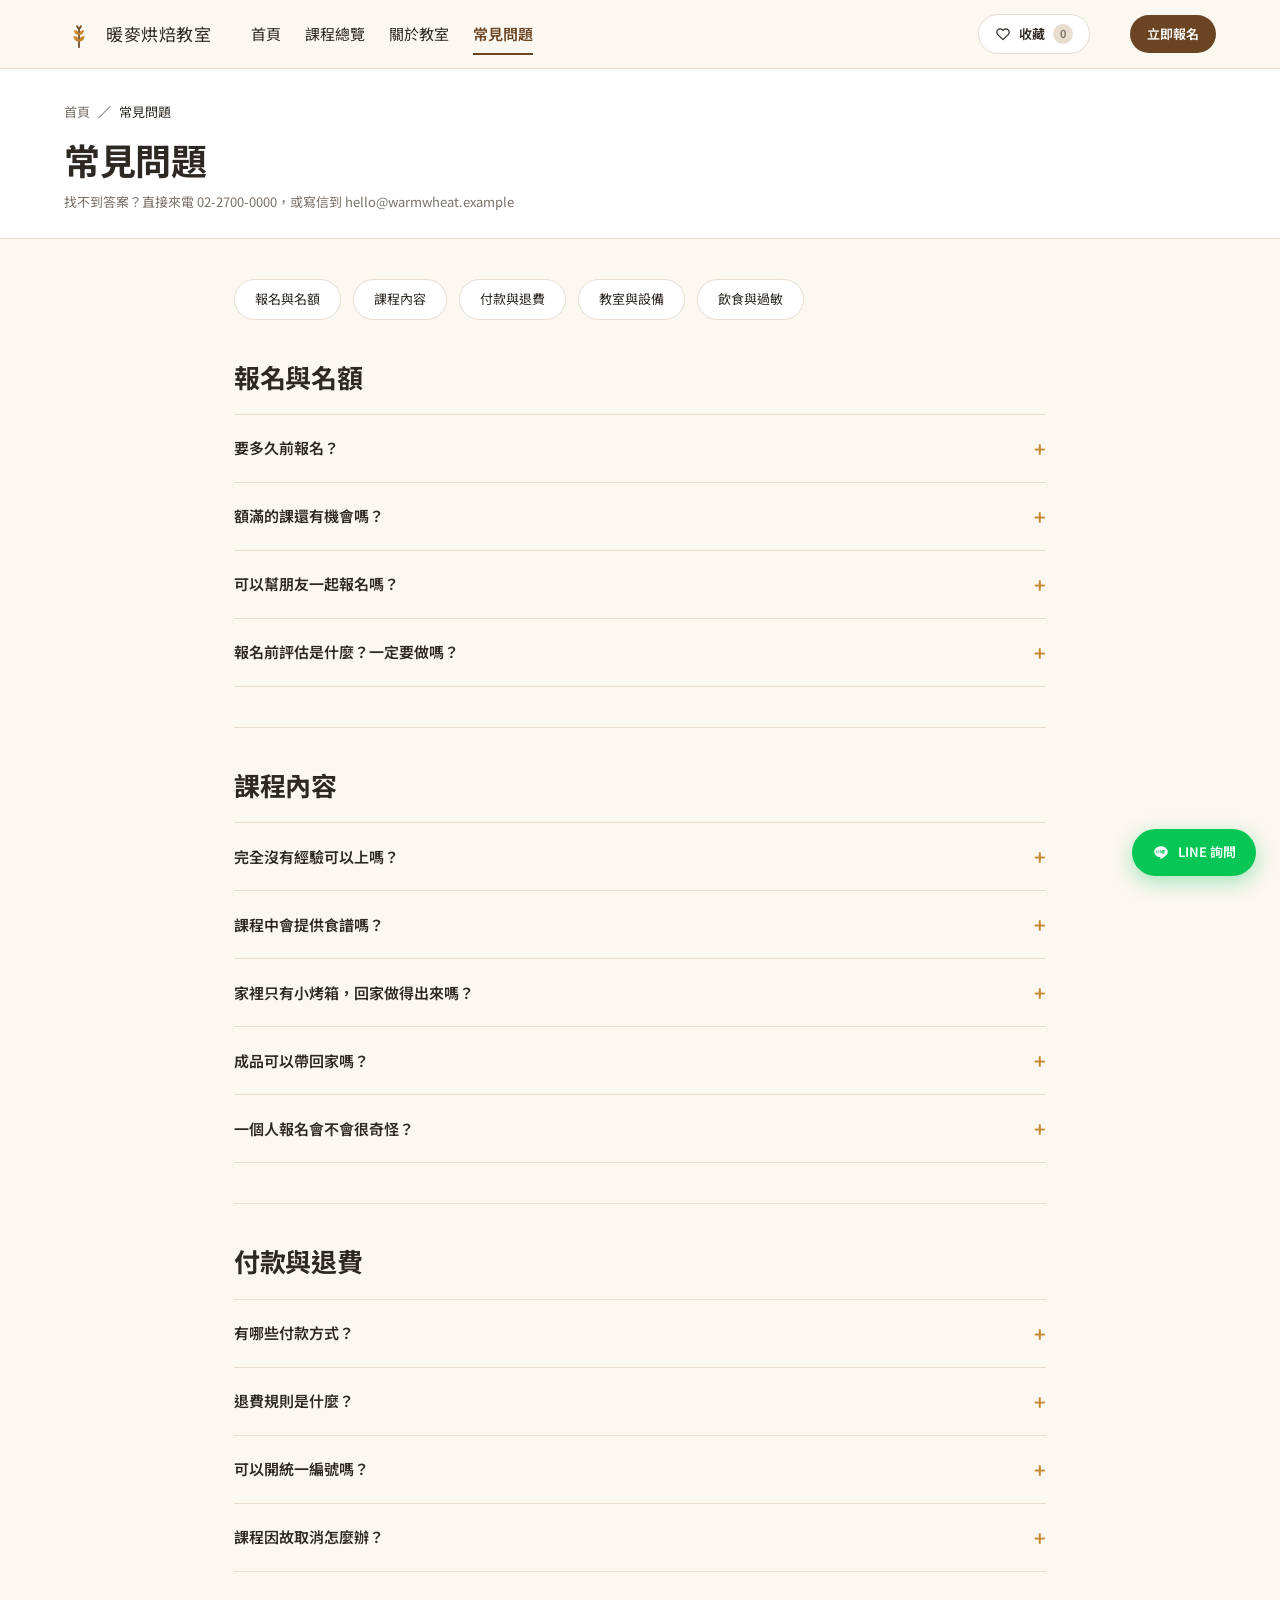
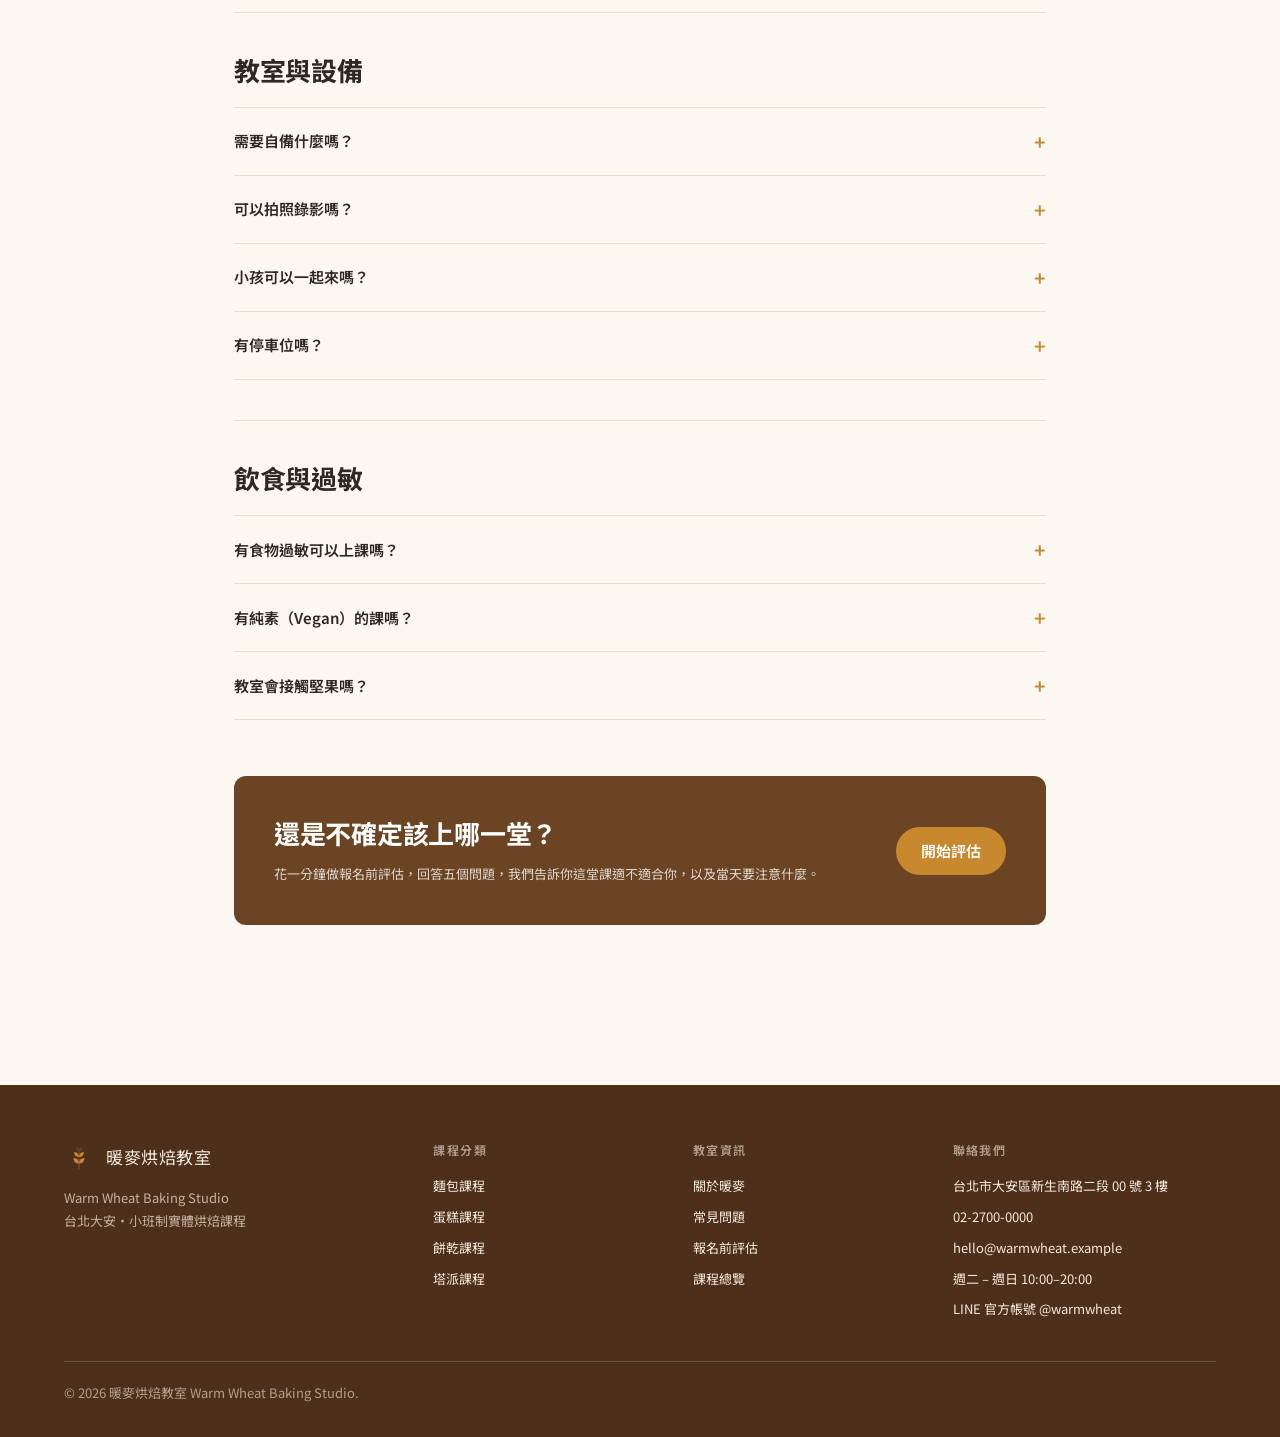
<file: faq.html>
<!DOCTYPE html>
<html lang="zh-Hant-TW">
<head>
<meta charset="UTF-8">
<meta name="viewport" content="width=device-width, initial-scale=1">
<title>常見問題｜暖麥烘焙教室</title>
<meta name="description" content="報名、課程、付款與退費、教室與設備的常見問題整理。找不到答案可以直接來電或寫信給我們。">
<link rel="icon" href="assets/brand/logo.svg" type="image/svg+xml">
<link rel="preconnect" href="https://fonts.googleapis.com">
<link rel="preconnect" href="https://fonts.gstatic.com" crossorigin>
<link href="https://fonts.googleapis.com/css2?family=Noto+Sans+TC:wght@400;500;600;700&display=swap" rel="stylesheet">
<link rel="stylesheet" href="styles/tokens.css">
<link rel="stylesheet" href="styles/base.css">
<link rel="stylesheet" href="styles/layout.css">
<link rel="stylesheet" href="styles/components.css">
<script type="application/ld+json">
{
  "@context": "https://schema.org",
  "@type": "FAQPage",
  "mainEntity": [
    {
      "@type": "Question",
      "name": "要多久前報名？",
      "acceptedAnswer": {
        "@type": "Answer",
        "text": "熱門梯次通常開放後兩週內就會滿，建議至少提前一個月。若梯次已額滿，可以在課程頁留下聯絡方式，有人取消時我們會依順序通知。"
      }
    },
    {
      "@type": "Question",
      "name": "額滿的課還有機會嗎？",
      "acceptedAnswer": {
        "@type": "Answer",
        "text": "有。每個梯次平均會有 1–2 位臨時改期，我們會照候補順序通知，通常在開課前三到五天。候補不需要先付款。"
      }
    },
    {
      "@type": "Question",
      "name": "可以幫朋友一起報名嗎？",
      "acceptedAnswer": {
        "@type": "Answer",
        "text": "可以。報名時在「同行人數」填寫人數，系統會一併保留相鄰的工作檯位。每個人仍需各自計費，因為每人都會做出一份完整成品。"
      }
    },
    {
      "@type": "Question",
      "name": "報名前評估是什麼？一定要做嗎？",
      "acceptedAnswer": {
        "@type": "Answer",
        "text": "是一份五題的小問卷，問你的烘焙經驗、想學的方向、可上課時段與飲食限制，送出後會立刻告訴你這堂課適不適合你。不是強制的，但很推薦——它最常幫到的情況，是攔下想直接報進階班的零經驗學員。"
      }
    },
    {
      "@type": "Question",
      "name": "完全沒有經驗可以上嗎？",
      "acceptedAnswer": {
        "@type": "Answer",
        "text": "標示「入門」的課程都是為零經驗設計的，所有步驟老師會先示範一次。標示「進階」的課會預設你揉過麵團、用過發酵箱，建議先上一堂入門。"
      }
    },
    {
      "@type": "Question",
      "name": "課程中會提供食譜嗎？",
      "acceptedAnswer": {
        "@type": "Answer",
        "text": "會。每堂課都附一張配方卡，包含完整比例、家用烤箱的溫度時間換算，以及一份「失敗排查表」——列出常見的失敗狀況與原因。"
      }
    },
    {
      "@type": "Question",
      "name": "家裡只有小烤箱，回家做得出來嗎？",
      "acceptedAnswer": {
        "@type": "Answer",
        "text": "做得出來，但需要調整。配方卡上有不同容量烤箱的建議設定，課堂上老師也會針對常見家用機型說明差異。"
      }
    },
    {
      "@type": "Question",
      "name": "成品可以帶回家嗎？",
      "acceptedAnswer": {
        "@type": "Answer",
        "text": "全部都可以帶走，教室會提供包裝盒與保冷袋。每堂課的成品內容都寫在課程頁的「這堂課你會做出什麼」。"
      }
    },
    {
      "@type": "Question",
      "name": "一個人報名會不會很奇怪？",
      "acceptedAnswer": {
        "@type": "Answer",
        "text": "不會，大約一半的學員都是自己來。每個人有獨立工作檯，不需要跟別人共用麵團或輪流操作。"
      }
    },
    {
      "@type": "Question",
      "name": "有哪些付款方式？",
      "acceptedAnswer": {
        "@type": "Answer",
        "text": "報名送出後，我們會以 Email 寄出繳費連結，可用信用卡或 ATM 轉帳。完成繳費後才算報名成功並保留名額。"
      }
    },
    {
      "@type": "Question",
      "name": "退費規則是什麼？",
      "acceptedAnswer": {
        "@type": "Answer",
        "text": "開課前 7 天（含）以上取消可全額退費；開課前 6 天至前 1 天退 70%；開課當日未到恕不退費，但可改期一次。改期需在開課前 24 小時提出，同一筆報名限改一次。"
      }
    },
    {
      "@type": "Question",
      "name": "可以開統一編號嗎？",
      "acceptedAnswer": {
        "@type": "Answer",
        "text": "可以。報名時在「發票開立」選擇「公司統編」並填寫抬頭與統編，發票會隨繳費完成後寄出。"
      }
    },
    {
      "@type": "Question",
      "name": "課程因故取消怎麼辦？",
      "acceptedAnswer": {
        "@type": "Answer",
        "text": "若因講師臨時狀況或天災停課，我們會全額退費，或由你選擇改期至其他梯次，不受改期次數限制。颱風停課依台北市政府公告辦理。"
      }
    },
    {
      "@type": "Question",
      "name": "需要自備什麼嗎？",
      "acceptedAnswer": {
        "@type": "Answer",
        "text": "空手來就可以。圍裙、工具、食材與包裝都由教室準備。只建議綁長髮的髮圈，以及穿好活動、不要寬袖的衣服。"
      }
    },
    {
      "@type": "Question",
      "name": "可以拍照錄影嗎？",
      "acceptedAnswer": {
        "@type": "Answer",
        "text": "歡迎拍照，也可以錄自己的操作。若要拍到其他學員，請先徵得對方同意。老師的完整教學過程請不要全程錄影。"
      }
    },
    {
      "@type": "Question",
      "name": "小孩可以一起來嗎？",
      "acceptedAnswer": {
        "@type": "Answer",
        "text": "課程含高溫烤箱操作，未滿 12 歲需由家長全程陪同。陪同者不另計費，但沒有獨立工作檯，也無法帶走額外成品。"
      }
    },
    {
      "@type": "Question",
      "name": "有停車位嗎？",
      "acceptedAnswer": {
        "@type": "Answer",
        "text": "教室沒有專屬車位。建議停大安森林公園地下停車場，步行約 5 分鐘，或搭捷運至大安森林公園站 3 號出口。"
      }
    },
    {
      "@type": "Question",
      "name": "有食物過敏可以上課嗎？",
      "acceptedAnswer": {
        "@type": "Answer",
        "text": "要看課程。每堂課的過敏原都寫在課程頁的「注意事項」，報名前評估也會依你填寫的過敏資訊提醒你。含小麥、乳製品、蛋的配方無法替換材料——這是配方結構的問題，不是我們不願意調整。"
      }
    },
    {
      "@type": "Question",
      "name": "有純素（Vegan）的課嗎？",
      "acceptedAnswer": {
        "@type": "Answer",
        "text": "有。「歐式酸種麵包」為純素配方，不含蛋與乳製品。其他課程目前都含奶或蛋。"
      }
    },
    {
      "@type": "Question",
      "name": "教室會接觸堅果嗎？",
      "acceptedAnswer": {
        "@type": "Answer",
        "text": "會。教室同時處理堅果類產品，即使該堂課不使用堅果，也無法完全避免交叉接觸。嚴重堅果過敏者請自行評估，或先來電與我們討論。"
      }
    }
  ]
}
</script>
</head>
<body>
<a class="skip-link" href="#main">跳至主要內容</a>
<header class="header">
  <div class="container header__inner">
    <a class="logo" href="index.html">
      <img src="assets/brand/logo.svg" alt="" width="30" height="30">
      <span class="logo__name">暖麥烘焙教室</span>
    </a>
    <button class="nav-toggle" id="navToggle" aria-expanded="false" aria-controls="nav">
      <span></span>
      <span class="sr-only">開啟選單</span>
    </button>
    <nav class="nav" id="nav" aria-label="主選單">
      <a class="nav__link" href="index.html">首頁</a>
      <a class="nav__link" href="courses.html">課程總覽</a>
      <a class="nav__link" href="about.html">關於教室</a>
      <a class="nav__link" href="faq.html" aria-current="page">常見問題</a>
    </nav>
    <button class="saved-btn" type="button" id="savedBtn" aria-expanded="false" aria-controls="savedDrawer">
      <svg width="16" height="16" viewBox="0 0 24 24" fill="none" stroke="currentColor" stroke-width="1.8" stroke-linejoin="round" aria-hidden="true"><path d="M12 20.5 4.2 12.9a4.9 4.9 0 0 1 0-7 4.9 4.9 0 0 1 7 0l.8.8.8-.8a4.9 4.9 0 0 1 7 0 4.9 4.9 0 0 1 0 7z"/></svg>
      <span>收藏</span>
      <span class="saved-btn__count" id="savedCount" data-empty>0</span>
    </button>
    <a class="btn btn--primary btn--sm" href="courses.html">立即報名</a>
  </div>
</header>

<div class="page-head">
  <div class="container">
    <nav aria-label="麵包屑">
      <ol class="crumb">
        <li><a href="index.html">首頁</a></li>
        <li aria-current="page">常見問題</li>
      </ol>
    </nav>
    <h1 style="margin-top:var(--s-3)">常見問題</h1>
    <p class="page-head__meta">找不到答案？直接來電 02-2700-0000，或寫信到 hello@warmwheat.example</p>
  </div>
</div>

<main id="main">
<div class="container" style="max-width:860px; padding-block:var(--s-10) var(--s-20)">

  <nav class="faq-nav" aria-label="問題分類">
    <a href="#booking">報名與名額</a>
    <a href="#course">課程內容</a>
    <a href="#payment">付款與退費</a>
    <a href="#studio">教室與設備</a>
    <a href="#allergy">飲食與過敏</a>
  </nav>

  <!-- ========================================================== Booking -->
  <section class="block" id="booking">
    <h2>報名與名額</h2>
    <div class="faq">
      <div class="faq__item">
        <button class="faq__q" type="button" aria-expanded="false" aria-controls="b1" id="qb1">要多久前報名？</button>
        <div class="faq__a" id="b1" role="region" aria-labelledby="qb1" hidden>
          熱門梯次通常開放後兩週內就會滿，建議至少提前一個月。若梯次已額滿，可以在課程頁留下聯絡方式，有人取消時我們會依順序通知。
        </div>
      </div>
      <div class="faq__item">
        <button class="faq__q" type="button" aria-expanded="false" aria-controls="b2" id="qb2">額滿的課還有機會嗎？</button>
        <div class="faq__a" id="b2" role="region" aria-labelledby="qb2" hidden>
          有。每個梯次平均會有 1–2 位臨時改期，我們會照候補順序通知，通常在開課前三到五天。候補不需要先付款。
        </div>
      </div>
      <div class="faq__item">
        <button class="faq__q" type="button" aria-expanded="false" aria-controls="b3" id="qb3">可以幫朋友一起報名嗎？</button>
        <div class="faq__a" id="b3" role="region" aria-labelledby="qb3" hidden>
          可以。報名時在「同行人數」填寫人數，系統會一併保留相鄰的工作檯位。每個人仍需各自計費，因為每人都會做出一份完整成品。
        </div>
      </div>
      <div class="faq__item">
        <button class="faq__q" type="button" aria-expanded="false" aria-controls="b4" id="qb4">報名前評估是什麼？一定要做嗎？</button>
        <div class="faq__a" id="b4" role="region" aria-labelledby="qb4" hidden>
          是一份五題的小問卷，問你的烘焙經驗、想學的方向、可上課時段與飲食限制，送出後會立刻告訴你這堂課適不適合你。不是強制的，但很推薦——它最常幫到的情況，是攔下想直接報進階班的零經驗學員。
        </div>
      </div>
    </div>
  </section>

  <!-- =========================================================== Course -->
  <section class="block" id="course">
    <h2>課程內容</h2>
    <div class="faq">
      <div class="faq__item">
        <button class="faq__q" type="button" aria-expanded="false" aria-controls="c1" id="qc1">完全沒有經驗可以上嗎？</button>
        <div class="faq__a" id="c1" role="region" aria-labelledby="qc1" hidden>
          標示「入門」的課程都是為零經驗設計的，所有步驟老師會先示範一次。標示「進階」的課會預設你揉過麵團、用過發酵箱，建議先上一堂入門。
        </div>
      </div>
      <div class="faq__item">
        <button class="faq__q" type="button" aria-expanded="false" aria-controls="c2" id="qc2">課程中會提供食譜嗎？</button>
        <div class="faq__a" id="c2" role="region" aria-labelledby="qc2" hidden>
          會。每堂課都附一張配方卡，包含完整比例、家用烤箱的溫度時間換算，以及一份「失敗排查表」——列出常見的失敗狀況與原因。
        </div>
      </div>
      <div class="faq__item">
        <button class="faq__q" type="button" aria-expanded="false" aria-controls="c3" id="qc3">家裡只有小烤箱，回家做得出來嗎？</button>
        <div class="faq__a" id="c3" role="region" aria-labelledby="qc3" hidden>
          做得出來，但需要調整。配方卡上有不同容量烤箱的建議設定，課堂上老師也會針對常見家用機型說明差異。
        </div>
      </div>
      <div class="faq__item">
        <button class="faq__q" type="button" aria-expanded="false" aria-controls="c4" id="qc4">成品可以帶回家嗎？</button>
        <div class="faq__a" id="c4" role="region" aria-labelledby="qc4" hidden>
          全部都可以帶走，教室會提供包裝盒與保冷袋。每堂課的成品內容都寫在課程頁的「這堂課你會做出什麼」。
        </div>
      </div>
      <div class="faq__item">
        <button class="faq__q" type="button" aria-expanded="false" aria-controls="c5" id="qc5">一個人報名會不會很奇怪？</button>
        <div class="faq__a" id="c5" role="region" aria-labelledby="qc5" hidden>
          不會，大約一半的學員都是自己來。每個人有獨立工作檯，不需要跟別人共用麵團或輪流操作。
        </div>
      </div>
    </div>
  </section>

  <!-- ========================================================== Payment -->
  <section class="block" id="payment">
    <h2>付款與退費</h2>
    <div class="faq">
      <div class="faq__item">
        <button class="faq__q" type="button" aria-expanded="false" aria-controls="p1" id="qp1">有哪些付款方式？</button>
        <div class="faq__a" id="p1" role="region" aria-labelledby="qp1" hidden>
          報名送出後，我們會以 Email 寄出繳費連結，可用信用卡或 ATM 轉帳。完成繳費後才算報名成功並保留名額。
        </div>
      </div>
      <div class="faq__item">
        <button class="faq__q" type="button" aria-expanded="false" aria-controls="p2" id="qp2">退費規則是什麼？</button>
        <div class="faq__a" id="p2" role="region" aria-labelledby="qp2" hidden>
          開課前 7 天（含）以上取消可全額退費；開課前 6 天至前 1 天退 70%；開課當日未到恕不退費，但可改期一次。改期需在開課前 24 小時提出，同一筆報名限改一次。
        </div>
      </div>
      <div class="faq__item">
        <button class="faq__q" type="button" aria-expanded="false" aria-controls="p3" id="qp3">可以開統一編號嗎？</button>
        <div class="faq__a" id="p3" role="region" aria-labelledby="qp3" hidden>
          可以。報名時在「發票開立」選擇「公司統編」並填寫抬頭與統編，發票會隨繳費完成後寄出。
        </div>
      </div>
      <div class="faq__item">
        <button class="faq__q" type="button" aria-expanded="false" aria-controls="p4" id="qp4">課程因故取消怎麼辦？</button>
        <div class="faq__a" id="p4" role="region" aria-labelledby="qp4" hidden>
          若因講師臨時狀況或天災停課，我們會全額退費，或由你選擇改期至其他梯次，不受改期次數限制。颱風停課依台北市政府公告辦理。
        </div>
      </div>
    </div>
  </section>

  <!-- =========================================================== Studio -->
  <section class="block" id="studio">
    <h2>教室與設備</h2>
    <div class="faq">
      <div class="faq__item">
        <button class="faq__q" type="button" aria-expanded="false" aria-controls="s1" id="qs1">需要自備什麼嗎？</button>
        <div class="faq__a" id="s1" role="region" aria-labelledby="qs1" hidden>
          空手來就可以。圍裙、工具、食材與包裝都由教室準備。只建議綁長髮的髮圈，以及穿好活動、不要寬袖的衣服。
        </div>
      </div>
      <div class="faq__item">
        <button class="faq__q" type="button" aria-expanded="false" aria-controls="s2" id="qs2">可以拍照錄影嗎？</button>
        <div class="faq__a" id="s2" role="region" aria-labelledby="qs2" hidden>
          歡迎拍照，也可以錄自己的操作。若要拍到其他學員，請先徵得對方同意。老師的完整教學過程請不要全程錄影。
        </div>
      </div>
      <div class="faq__item">
        <button class="faq__q" type="button" aria-expanded="false" aria-controls="s3" id="qs3">小孩可以一起來嗎？</button>
        <div class="faq__a" id="s3" role="region" aria-labelledby="qs3" hidden>
          課程含高溫烤箱操作，未滿 12 歲需由家長全程陪同。陪同者不另計費，但沒有獨立工作檯，也無法帶走額外成品。
        </div>
      </div>
      <div class="faq__item">
        <button class="faq__q" type="button" aria-expanded="false" aria-controls="s4" id="qs4">有停車位嗎？</button>
        <div class="faq__a" id="s4" role="region" aria-labelledby="qs4" hidden>
          教室沒有專屬車位。建議停大安森林公園地下停車場，步行約 5 分鐘，或搭捷運至大安森林公園站 3 號出口。
        </div>
      </div>
    </div>
  </section>

  <!-- ========================================================== Allergy -->
  <section class="block" id="allergy">
    <h2>飲食與過敏</h2>
    <div class="faq">
      <div class="faq__item">
        <button class="faq__q" type="button" aria-expanded="false" aria-controls="a1" id="qa1">有食物過敏可以上課嗎？</button>
        <div class="faq__a" id="a1" role="region" aria-labelledby="qa1" hidden>
          要看課程。每堂課的過敏原都寫在課程頁的「注意事項」，報名前評估也會依你填寫的過敏資訊提醒你。含小麥、乳製品、蛋的配方無法替換材料——這是配方結構的問題，不是我們不願意調整。
        </div>
      </div>
      <div class="faq__item">
        <button class="faq__q" type="button" aria-expanded="false" aria-controls="a2" id="qa2">有純素（Vegan）的課嗎？</button>
        <div class="faq__a" id="a2" role="region" aria-labelledby="qa2" hidden>
          有。「歐式酸種麵包」為純素配方，不含蛋與乳製品。其他課程目前都含奶或蛋。
        </div>
      </div>
      <div class="faq__item">
        <button class="faq__q" type="button" aria-expanded="false" aria-controls="a3" id="qa3">教室會接觸堅果嗎？</button>
        <div class="faq__a" id="a3" role="region" aria-labelledby="qa3" hidden>
          會。教室同時處理堅果類產品，即使該堂課不使用堅果，也無法完全避免交叉接觸。嚴重堅果過敏者請自行評估，或先來電與我們討論。
        </div>
      </div>
    </div>
  </section>

  <div class="cta-band" style="margin-top:var(--s-14)">
    <div>
      <h2>還是不確定該上哪一堂？</h2>
      <p>花一分鐘做報名前評估，回答五個問題，我們告訴你這堂課適不適合你，以及當天要注意什麼。</p>
    </div>
    <a class="btn btn--honey" href="enroll.html#assess">開始評估</a>
  </div>

</div>
</main>
<footer class="footer">
  <div class="container">
    <div class="footer__grid">
      <div>
        <div class="logo">
          <img src="assets/brand/logo.svg" alt="" width="30" height="30">
          <span class="logo__name">暖麥烘焙教室</span>
        </div>
        <p class="footer__tag">Warm Wheat Baking Studio<br>台北大安・小班制實體烘焙課程</p>
      </div>
      <div>
        <h3>課程分類</h3>
        <ul>
          <li><a href="courses.html?cat=bread">麵包課程</a></li>
          <li><a href="courses.html?cat=cake">蛋糕課程</a></li>
          <li><a href="courses.html?cat=cookie">餅乾課程</a></li>
          <li><a href="courses.html?cat=tart">塔派課程</a></li>
        </ul>
      </div>
      <div>
        <h3>教室資訊</h3>
        <ul>
          <li><a href="about.html">關於暖麥</a></li>
          <li><a href="faq.html">常見問題</a></li>
          <li><a href="enroll.html#assess">報名前評估</a></li>
          <li><a href="courses.html">課程總覽</a></li>
        </ul>
      </div>
      <div>
        <h3>聯絡我們</h3>
        <ul>
          <li>台北市大安區新生南路二段 00 號 3 樓</li>
          <li><a href="tel:+886227000000">02-2700-0000</a></li>
          <li><a href="mailto:hello@warmwheat.example">hello@warmwheat.example</a></li>
          <li>週二 – 週日 10:00–20:00</li>
          <li><a href="https://line.me/R/ti/p/@warmwheat" target="_blank" rel="noopener">LINE 官方帳號 @warmwheat</a></li>
        </ul>
      </div>
    </div>
    <p class="footer__bottom">© 2026 暖麥烘焙教室 Warm Wheat Baking Studio.</p>
  </div>
</footer>
<div class="drawer" id="savedDrawer" role="dialog" aria-modal="true" aria-label="收藏的課程">
  <div class="drawer__scrim"></div>
  <div class="drawer__panel">
    <div class="drawer__head">
      <h2 style="font-size:var(--fs-h3); font-family:var(--font-sans)">收藏的課程</h2>
      <button class="drawer__close" type="button" aria-label="關閉">×</button>
    </div>
    <div class="drawer__body">
      <div id="savedList"></div>
      <p class="drawer__empty" id="savedEmpty">還沒有收藏任何課程。<br>在課程卡片右上角點愛心即可加入。</p>
    </div>
    <div class="drawer__foot">
      <a class="btn btn--primary btn--block" href="courses.html">瀏覽全部課程</a>
    </div>
  </div>
</div>
<a class="line-fab" href="https://line.me/R/ti/p/@warmwheat" target="_blank" rel="noopener" aria-label="用 LINE 詢問"><svg width="18" height="18" viewBox="0 0 24 24" fill="currentColor" aria-hidden="true"><path d="M21 10.2c0-4-4-7.3-9-7.3S3 6.2 3 10.2c0 3.6 3.2 6.6 7.4 7.2.3.06.7.2.8.45.1.23.07.6.03.83l-.13.77c-.04.23-.18.9.8.49s5.3-3.1 7.2-5.34C20.5 13.1 21 11.7 21 10.2ZM8.2 12.4H6.4a.38.38 0 0 1-.38-.38V8.4c0-.2.17-.38.38-.38.2 0 .37.17.37.38v3.25H8.2c.2 0 .37.17.37.38s-.16.37-.37.37Zm1.5-.38a.38.38 0 0 1-.38.38.38.38 0 0 1-.37-.38V8.4c0-.2.17-.38.37-.38.2 0 .38.17.38.38Zm4.34 0a.38.38 0 0 1-.26.36.4.4 0 0 1-.12.02.37.37 0 0 1-.3-.15L11.55 9.7v2.32a.38.38 0 0 1-.37.38.38.38 0 0 1-.38-.38V8.4a.38.38 0 0 1 .26-.36.4.4 0 0 1 .12-.02c.11 0 .22.05.29.15l1.87 2.53V8.4c0-.2.17-.38.37-.38.21 0 .38.17.38.38Zm2.92-2.18a.38.38 0 0 1-.38.37h-1.44v.7h1.44a.38.38 0 0 1 0 .75h-1.44v.7h1.44a.38.38 0 0 1 0 .75h-1.81a.38.38 0 0 1-.38-.38V8.4c0-.2.17-.38.38-.38h1.81c.21 0 .38.17.38.38Z"/></svg><span>LINE 詢問</span></a>

<script src="scripts/main.js"></script>
<script src="scripts/saved.js"></script>
</body>
</html>
</file>
<file: styles/tokens.css>
/* ==========================================================================
   tokens.css — design tokens extracted from Figma
   暖麥烘焙教室 Warm Wheat Baking Studio
   Change a value here and it propagates through every page.
   ========================================================================== */

:root {
  /* ---- Color ---- */
  --c-crust:       #6B4423;
  --c-crust-dark:  #4E301A;
  --c-crust-soft:  #F1E4D6;
  --c-honey:       #C8892E;
  --c-honey-soft:  #FBEFD9;
  --c-oat:         #FBF7F1;
  --c-surface:     #FFFFFF;
  --c-ink:         #2E2823;
  --c-ink-muted:   #7B7168;
  --c-line:        #E8DDCF;
  --c-ok:          #4B7A5A;
  --c-warn:        #B4553F;

  --c-focus:       #C8892E;

  /* ---- Typography ---- */
  /* One family across the whole site. --font-display exists so headings can be
     swapped independently later without touching every rule that uses them. */
  --font-display: "Noto Sans TC", "PingFang TC", "Microsoft JhengHei",
                  -apple-system, BlinkMacSystemFont, "Segoe UI", sans-serif;
  --font-sans:  "Noto Sans TC", "PingFang TC", "Microsoft JhengHei",
                -apple-system, BlinkMacSystemFont, "Segoe UI", sans-serif;

  --fs-display: 2.75rem;    /* 44 */
  --fs-h1:      2.25rem;    /* 36 */
  --fs-h2:      1.625rem;   /* 26 */
  --fs-h3:      1.125rem;   /* 18 */
  --fs-body:    0.9375rem;  /* 15 */
  --fs-small:   0.8125rem;  /* 13 */
  --fs-eyebrow: 0.75rem;    /* 12 */

  --lh-heading: 1.32;
  --lh-body:    1.75;
  --ls-eyebrow: 0.14em;

  /* ---- Spacing scale ---- */
  --s-1:  0.25rem;   /*  4 */
  --s-2:  0.5rem;    /*  8 */
  --s-3:  0.75rem;   /* 12 */
  --s-4:  1rem;      /* 16 */
  --s-5:  1.25rem;   /* 20 */
  --s-6:  1.5rem;    /* 24 */
  --s-8:  2rem;      /* 32 */
  --s-10: 2.5rem;    /* 40 */
  --s-14: 3.5rem;    /* 56 */
  --s-20: 5rem;      /* 80 */

  /* ---- Radius ---- */
  --r-card:  12px;
  --r-image: 8px;
  --r-input: 8px;
  --r-pill:  999px;

  /* ---- Shadow ---- */
  --sh-card:  0 1px 3px rgba(46, 40, 35, 0.06);
  --sh-raise: 0 8px 24px rgba(46, 40, 35, 0.10);

  /* ---- Layout ---- */
  --container:     1200px;
  --container-pad: var(--s-6);
  --header-h:      68px;
  --sidebar-w:     280px;
  --booking-w:     340px;

  /* ---- Motion ---- */
  --t-fast: 150ms ease;
  --t-base: 240ms ease;
}

/* Desktop is the design target (1440 frame) — this is a course-booking flow
   people use at a desk. Below 1024 the layout degrades to a single column so
   nothing breaks on a small laptop; it is a fallback, not a mobile design. */
@media (max-width: 1024px) {
  :root {
    --fs-display: 2.25rem;
    --fs-h1:      1.875rem;
    --fs-h2:      1.5rem;
  }
}
</file>
<file: styles/base.css>
/* ==========================================================================
   base.css — reset + element defaults + typography
   ========================================================================== */

*,
*::before,
*::after { box-sizing: border-box; }

html {
  -webkit-text-size-adjust: 100%;
  scroll-behavior: smooth;
  scroll-padding-top: calc(var(--header-h) + var(--s-4));
}

body {
  margin: 0;
  background: var(--c-oat);
  color: var(--c-ink);
  font-family: var(--font-sans);
  font-size: var(--fs-body);
  line-height: var(--lh-body);
  -webkit-font-smoothing: antialiased;
}

h1, h2, h3, h4, p, figure, blockquote, ul, ol, dl, dd { margin: 0; }
ul, ol { padding: 0; list-style: none; }

/* 700 rather than the 500 the serif used: at the same optical size a sans face
   reads lighter, and h3 is already 600 — without the jump the hierarchy between
   h2 and h3 collapses. The slight negative tracking stops large sans CJK from
   looking loose. */
h1, h2 {
  font-family: var(--font-display);
  font-weight: 700;
  line-height: var(--lh-heading);
  letter-spacing: -0.01em;
}
h1 { font-size: var(--fs-h1); }
h2 { font-size: var(--fs-h2); }
h3 { font-size: var(--fs-h3); font-weight: 600; line-height: 1.5; }

a { color: inherit; text-decoration: none; transition: color var(--t-fast); }

img, svg { display: block; max-width: 100%; height: auto; }

button, input, select, textarea { font: inherit; color: inherit; }
button { cursor: pointer; border: 0; background: none; }

/* Fieldsets group the assessment questions semantically; the UA's default
   border and legend notch are not part of the design. */
fieldset { margin: 0; padding: 0; border: 0; min-width: 0; }
legend { padding: 0; }

table { border-collapse: collapse; width: 100%; }

:focus-visible {
  outline: 2px solid var(--c-focus);
  outline-offset: 3px;
  border-radius: 4px;
}

::selection { background: var(--c-honey-soft); color: var(--c-ink); }

.sr-only {
  position: absolute;
  width: 1px; height: 1px;
  padding: 0; margin: -1px;
  overflow: hidden;
  clip: rect(0 0 0 0);
  white-space: nowrap;
  border: 0;
}

.skip-link {
  position: absolute;
  top: var(--s-2); left: var(--s-2);
  z-index: 100;
  padding: var(--s-2) var(--s-4);
  background: var(--c-crust);
  color: #fff;
  border-radius: var(--r-pill);
  transform: translateY(-200%);
  transition: transform var(--t-fast);
}
.skip-link:focus { transform: translateY(0); }

@media (prefers-reduced-motion: reduce) {
  html { scroll-behavior: auto; }
  *, *::before, *::after {
    animation-duration: 0.01ms !important;
    transition-duration: 0.01ms !important;
  }
}

/* ==========================================================================
   Chinese line breaking
   Chinese has no word spaces, so a line may break between any two characters.
   Left alone that regularly strands a single character and its full stop on a
   line of its own — 「…確認適合再報名。」 breaking to a last line of just
   「名。」 — which reads as a mistake rather than as typography.

   `balance` evens the lines out and is right for short blocks: headings, the
   intro paragraphs, card copy. `pretty` only adjusts the last line, so it goes
   on running prose, where balancing whole paragraphs would be wrong (and where
   Chrome declines to balance past its line limit anyway).
   ========================================================================== */
h1, h2, h3, h4,
.lede,
.hero__lede,
.hero__title,
.course-card__title,
.detail-title,
.q__title,
.faq__q,
.searchbar__hint,
.booking__note,
.done-note {
  text-wrap: balance;
}

p, li, dd, blockquote, figcaption, .faq__a {
  text-wrap: pretty;
}
</file>
<file: styles/layout.css>
/* ==========================================================================
   layout.css — containers, page shells, grids
   ========================================================================== */

.container {
  width: 100%;
  max-width: var(--container);
  margin-inline: auto;
  padding-inline: var(--container-pad);
}

.section { padding-block: var(--s-20); }
.section--tight { padding-block: var(--s-14); }
.section--soft { background: var(--c-crust-soft); }
.section--surface { background: var(--c-surface); }

.section__head { margin-bottom: var(--s-10); }
.section__head--row {
  display: flex;
  align-items: flex-end;
  justify-content: space-between;
  gap: var(--s-6);
}
.section__head p {
  margin-top: var(--s-3);
  color: var(--c-ink-muted);
}

/* ---- Page header band (inner pages) ---- */
.page-head {
  padding-block: var(--s-8) var(--s-6);
  background: var(--c-surface);
  border-bottom: 1px solid var(--c-line);
}
.page-head__meta {
  margin-top: var(--s-2);
  color: var(--c-ink-muted);
  font-size: var(--fs-small);
}

/* ---- Two-pane shells ---- */
/* courses.html : filter sidebar + results */
.shell-filter {
  display: grid;
  grid-template-columns: var(--sidebar-w) minmax(0, 1fr);
  gap: var(--s-10);
  align-items: start;
  padding-block: var(--s-10) var(--s-20);
}

/* course.html : article + sticky booking card */
.shell-detail {
  display: grid;
  grid-template-columns: minmax(0, 1fr) var(--booking-w);
  gap: var(--s-14);
  align-items: start;
  padding-block: var(--s-10) var(--s-20);
}

.sticky-col {
  position: sticky;
  top: calc(var(--header-h) + var(--s-6));
}

/* ---- Grids ---- */
.grid { display: grid; gap: var(--s-6); }
.grid--2 { grid-template-columns: repeat(2, minmax(0, 1fr)); }
.grid--3 { grid-template-columns: repeat(3, minmax(0, 1fr)); }
.grid--4 { grid-template-columns: repeat(4, minmax(0, 1fr)); }
.grid--6 { grid-template-columns: repeat(6, minmax(0, 1fr)); }

/* Course results sit in their own grid so the sidebar width can change
   without touching the card rules. */
.grid--results { grid-template-columns: repeat(3, minmax(0, 1fr)); gap: var(--s-6); }

.stack   { display: grid; gap: var(--s-4); }
.stack-6 { display: grid; gap: var(--s-6); }
.stack-8 { display: grid; gap: var(--s-8); }

/* ==========================================================================
   Below 1024: graceful degradation only (see tokens.css note) — the case
   scope is desktop （桌機）. Full RWD is not quoted.
   ========================================================================== */

@media (max-width: 1200px) {
  .grid--results { grid-template-columns: repeat(2, minmax(0, 1fr)); }
  .grid--6 { grid-template-columns: repeat(3, minmax(0, 1fr)); }
}

@media (max-width: 1024px) {
  .section { padding-block: var(--s-14); }

  .shell-filter,
  .shell-detail {
    grid-template-columns: minmax(0, 1fr);
    gap: var(--s-8);
  }
  .sticky-col { position: static; }

  .grid--3, .grid--4 { grid-template-columns: repeat(2, minmax(0, 1fr)); }
}

@media (max-width: 720px) {
  .grid--2, .grid--3, .grid--4,
  .grid--results { grid-template-columns: minmax(0, 1fr); }
  .grid--6 { grid-template-columns: repeat(2, minmax(0, 1fr)); }
  .section__head--row { flex-direction: column; align-items: flex-start; }
}
</file>
<file: styles/components.css>
/* ==========================================================================
   components.css — buttons, header, cards, filters, forms, footer
   ========================================================================== */

/* --------------------------------------------------------------- Text bits */
.eyebrow {
  display: block;
  margin-bottom: var(--s-2);
  color: var(--c-honey);
  font-size: var(--fs-eyebrow);
  font-weight: 600;
  letter-spacing: var(--ls-eyebrow);
  text-transform: uppercase;
}
.muted { color: var(--c-ink-muted); }
.small { font-size: var(--fs-small); }

.link-arrow {
  display: inline-flex;
  align-items: center;
  gap: var(--s-2);
  color: var(--c-crust);
  font-weight: 600;
  white-space: nowrap;
}
.link-arrow::after { content: "→"; transition: transform var(--t-fast); }
.link-arrow:hover { color: var(--c-honey); }
.link-arrow:hover::after { transform: translateX(3px); }

/* ---- Breadcrumb ---- */
.crumb {
  display: flex;
  flex-wrap: wrap;
  gap: var(--s-2);
  color: var(--c-ink-muted);
  font-size: var(--fs-small);
}
.crumb li + li::before { content: "／"; margin-right: var(--s-2); }
.crumb a:hover { color: var(--c-crust); }
.crumb [aria-current] { color: var(--c-ink); }

/* ---------------------------------------------------------------- Buttons */
.btn {
  display: inline-flex;
  align-items: center;
  justify-content: center;
  gap: var(--s-2);
  padding: var(--s-3) var(--s-6);
  border: 1px solid transparent;
  border-radius: var(--r-pill);
  font-size: var(--fs-body);
  font-weight: 600;
  line-height: 1.5;
  transition: background var(--t-fast), color var(--t-fast),
              border-color var(--t-fast);
}
.btn--primary { background: var(--c-crust); color: #fff; }
.btn--primary:hover { background: var(--c-crust-dark); }
.btn--honey { background: var(--c-honey); color: #fff; }
.btn--honey:hover { background: #B07623; }
.btn--ghost { border-color: var(--c-line); color: var(--c-ink); background: var(--c-surface); }
.btn--ghost:hover { border-color: var(--c-crust); color: var(--c-crust); }
.btn--block { width: 100%; }
.btn--sm { padding: var(--s-2) var(--s-4); font-size: var(--fs-small); }
.btn:disabled { opacity: .45; cursor: not-allowed; }

/* ----------------------------------------------------------------- Header */
.header {
  position: sticky;
  top: 0;
  z-index: 50;
  background: var(--c-oat);
  border-bottom: 1px solid var(--c-line);
}
.header__inner {
  display: flex;
  align-items: center;
  gap: var(--s-10);
  height: var(--header-h);
}
.logo { display: flex; align-items: center; gap: var(--s-3); }
.logo img { width: 30px; height: 30px; }
.logo__name {
  font-family: var(--font-display);
  font-size: 1.0625rem;
  letter-spacing: 0.03em;
}
.nav { display: flex; gap: var(--s-6); margin-right: auto; }
.nav__link { padding-block: var(--s-2); position: relative; }
.nav__link::after {
  content: "";
  position: absolute;
  left: 0; bottom: 0;
  width: 100%; height: 2px;
  background: var(--c-crust);
  transform: scaleX(0);
  transform-origin: left;
  transition: transform var(--t-fast);
}
.nav__link:hover { color: var(--c-crust); }
.nav__link:hover::after,
.nav__link[aria-current="page"]::after { transform: scaleX(1); }
.nav__link[aria-current="page"] { color: var(--c-crust); font-weight: 600; }

/* ------------------------------------------------------- Mobile nav toggle */
.nav-toggle {
  display: none;          /* only exists below the breakpoint */
  width: 40px; height: 40px;
  align-items: center;
  justify-content: center;
  border-radius: 8px;
  background: none;
  border: 0;
  cursor: pointer;
}
.nav-toggle:hover { background: var(--c-line); }

/* `:not(.sr-only)` matters: the button also carries a screen-reader label, and
   `.nav-toggle span` (0,1,1) outweighs `.sr-only` (0,1,0). Unscoped, these
   rules would override the label's `position: absolute` to `relative` — and
   `clip` only applies to absolutely positioned boxes — so the label would be
   painted as a fourth bar beside the icon. */
.nav-toggle > span:not(.sr-only) {
  position: relative;
  display: block;
  flex: none;
  width: 20px; height: 2px;
  background: var(--c-ink);
  transition: background var(--t-fast);
}
.nav-toggle > span:not(.sr-only)::before,
.nav-toggle > span:not(.sr-only)::after {
  content: "";
  position: absolute;
  left: 0;
  width: 20px; height: 2px;
  background: var(--c-ink);
  transition: transform var(--t-base);
}
.nav-toggle > span:not(.sr-only)::before { top: -6px; }
.nav-toggle > span:not(.sr-only)::after  { top: 6px; }

.nav-toggle[aria-expanded="true"] > span:not(.sr-only) { background: transparent; }
.nav-toggle[aria-expanded="true"] > span:not(.sr-only)::before {
  transform: translateY(6px) rotate(45deg);
}
.nav-toggle[aria-expanded="true"] > span:not(.sr-only)::after {
  transform: translateY(-6px) rotate(-45deg);
}

/* Injected by main.js, so it only exists where the panel can open. Sits under
   the sticky header (50) and over everything else, so the panel — a child of
   the header — stays lit while the page dims.

   Deliberately no `visibility`: it is inherited, and the global reduced-motion
   rule would start a transition on every descendant. opacity plus
   pointer-events does the same job with nothing to inherit. */
.nav-scrim {
  display: none;
  position: fixed;
  inset: 0;
  z-index: 40;
  background: rgba(48, 38, 30, 0.38);
  opacity: 0;
  pointer-events: none;
  transition: opacity var(--t-base);
}

/* ------------------------------------------------------------------- Hero */
.hero {
  padding-block: var(--s-14);
  background: var(--c-crust-soft);
}
.hero__grid {
  display: grid;
  grid-template-columns: minmax(0, 1.05fr) minmax(0, 1fr);
  gap: var(--s-14);
  align-items: center;
}
.hero__title { font-size: var(--fs-display); max-width: 13em; }
.hero__lede { margin-top: var(--s-4); max-width: 26em; color: #5C5149; }
.hero__media img { width: 100%; border-radius: var(--r-card); }

/* ---- Hero search bar （課程查詢入口） ---- */
.searchbar {
  display: grid;
  grid-template-columns: minmax(0, 1.6fr) minmax(0, 1fr) minmax(0, 1fr) auto;
  gap: var(--s-2);
  margin-top: var(--s-8);
  padding: var(--s-2);
  background: var(--c-surface);
  border: 1px solid var(--c-line);
  border-radius: var(--r-pill);
  box-shadow: var(--sh-card);
}
.searchbar input,
.searchbar select {
  padding: var(--s-3) var(--s-4);
  border: 0;
  border-radius: var(--r-pill);
  background: transparent;
}
.searchbar input:focus,
.searchbar select:focus { outline: none; background: var(--c-oat); }
.searchbar__hint {
  margin-top: var(--s-3);
  color: var(--c-ink-muted);
  font-size: var(--fs-small);
}

/* -------------------------------------------------------- Category tiles */
.cat {
  display: grid;
  place-items: center;
  gap: var(--s-2);
  padding: var(--s-5) var(--s-3);
  background: var(--c-surface);
  border: 1px solid var(--c-line);
  border-radius: var(--r-card);
  text-align: center;
  transition: border-color var(--t-fast), transform var(--t-fast);
}
.cat:hover {
  border-color: var(--c-crust);
  transform: translateY(-2px);
}
.cat__icon {
  display: grid;
  place-items: center;
  width: 44px; height: 44px;
  background: var(--c-honey-soft);
  border-radius: 50%;
  color: var(--c-crust);
}
.cat__name { font-weight: 600; }
.cat__count { color: var(--c-ink-muted); font-size: var(--fs-small); }

/* ------------------------------------------------------------ Course card */
.course-card {
  display: flex;
  flex-direction: column;
  background: var(--c-surface);
  border: 1px solid var(--c-line);
  border-radius: var(--r-card);
  overflow: hidden;
  transition: box-shadow var(--t-base), transform var(--t-base);
}
.course-card:hover {
  transform: translateY(-3px);
  box-shadow: var(--sh-raise);
}
.course-card__media {
  position: relative;
  aspect-ratio: 4 / 3;
  background: var(--c-crust-soft);
}
.course-card__media img { width: 100%; height: 100%; object-fit: cover; }
.course-card__body {
  display: flex;
  flex-direction: column;
  flex: 1;
  padding: var(--s-5);
}
.course-card__tags {
  display: flex;
  flex-wrap: wrap;
  gap: var(--s-2);
  margin-bottom: var(--s-3);
}
.course-card__title { line-height: 1.45; }
.course-card__title a:hover { color: var(--c-crust); }
.course-card__meta {
  display: grid;
  gap: var(--s-1);
  margin-top: var(--s-3);
  color: var(--c-ink-muted);
  font-size: var(--fs-small);
}
.course-card__meta span { display: flex; gap: var(--s-2); }
.course-card__foot {
  display: flex;
  align-items: center;
  justify-content: space-between;
  gap: var(--s-3);
  margin-top: auto;
  padding-top: var(--s-5);
}
.price {
  color: var(--c-crust);
  font-size: 1.125rem;
  font-weight: 600;
}
.price small { color: var(--c-ink-muted); font-size: var(--fs-small); font-weight: 400; }
.price del { color: var(--c-ink-muted); font-size: var(--fs-small); font-weight: 400; }

/* ------------------------------------------------------------------ Tags */
.tag {
  display: inline-flex;
  align-items: center;
  padding: 2px var(--s-3);
  border-radius: var(--r-pill);
  font-size: var(--fs-eyebrow);
  font-weight: 600;
  background: var(--c-crust-soft);
  color: var(--c-crust);
}
.tag--level { background: var(--c-honey-soft); color: #97671F; }
.tag--ok    { background: #E7F0E9; color: var(--c-ok); }
.tag--warn  { background: #F7E5E0; color: var(--c-warn); }
.tag--plain { background: var(--c-oat); color: var(--c-ink-muted); }

.seat { font-size: var(--fs-small); font-weight: 600; }
.seat--ok   { color: var(--c-ok); }
.seat--low  { color: var(--c-honey); }
.seat--full { color: var(--c-warn); }

/* --------------------------------------------------------- Filter sidebar */
.filters {
  padding: var(--s-6);
  background: var(--c-surface);
  border: 1px solid var(--c-line);
  border-radius: var(--r-card);
}
.filters__head {
  display: flex;
  align-items: baseline;
  justify-content: space-between;
  gap: var(--s-3);
  margin-bottom: var(--s-5);
}
.filters__head h2 { font-size: var(--fs-h3); font-family: var(--font-sans); font-weight: 600; }
.filters__reset {
  color: var(--c-ink-muted);
  font-size: var(--fs-small);
  text-decoration: underline;
}
.filters__reset:hover { color: var(--c-crust); }

.fgroup { padding-block: var(--s-5); border-top: 1px solid var(--c-line); }
.fgroup:first-of-type { border-top: 0; padding-top: 0; }
.fgroup > h3 {
  margin-bottom: var(--s-3);
  font-size: var(--fs-small);
  letter-spacing: 0.06em;
  color: var(--c-ink-muted);
}
.fgroup ul { display: grid; gap: var(--s-2); }

.check {
  display: flex;
  align-items: center;
  gap: var(--s-3);
  cursor: pointer;
}
.check input { accent-color: var(--c-crust); width: 16px; height: 16px; flex: none; }
.check span { flex: 1; }
.check .count { color: var(--c-ink-muted); font-size: var(--fs-small); }
.check:hover span { color: var(--c-crust); }

.search-field {
  display: flex;
  align-items: center;
  gap: var(--s-2);
  padding: var(--s-2) var(--s-3);
  background: var(--c-oat);
  border: 1px solid var(--c-line);
  border-radius: var(--r-input);
}
.search-field input { flex: 1; border: 0; background: transparent; }
.search-field input:focus { outline: none; }
.search-field svg { flex: none; color: var(--c-ink-muted); }

/* ------------------------------------------------------- Results toolbar */
.toolbar {
  display: flex;
  align-items: center;
  justify-content: space-between;
  gap: var(--s-4);
  padding-bottom: var(--s-5);
  border-bottom: 1px solid var(--c-line);
}
.toolbar__count strong { font-size: 1.125rem; }
.toolbar select {
  padding: var(--s-2) var(--s-3);
  background: var(--c-surface);
  border: 1px solid var(--c-line);
  border-radius: var(--r-input);
}

.active-chips {
  display: flex;
  flex-wrap: wrap;
  gap: var(--s-2);
  margin-top: var(--s-5);
}
.active-chips:empty { display: none; }
.achip {
  display: inline-flex;
  align-items: center;
  gap: var(--s-2);
  padding: var(--s-1) var(--s-3);
  background: var(--c-crust-soft);
  border-radius: var(--r-pill);
  font-size: var(--fs-small);
}
.achip button {
  color: var(--c-crust);
  font-size: 1rem;
  line-height: 1;
  padding: 0 2px;
}
.achip button:hover { color: var(--c-warn); }

.results { margin-top: var(--s-6); }
.no-results {
  padding: var(--s-20) var(--s-6);
  text-align: center;
  color: var(--c-ink-muted);
  background: var(--c-surface);
  border: 1px dashed var(--c-line);
  border-radius: var(--r-card);
}
.no-results h3 { margin-bottom: var(--s-2); color: var(--c-ink); }

.pager {
  display: flex;
  justify-content: center;
  gap: var(--s-2);
  margin-top: var(--s-10);
}
.pager a, .pager span {
  display: grid;
  place-items: center;
  min-width: 36px; height: 36px;
  padding-inline: var(--s-2);
  border: 1px solid var(--c-line);
  border-radius: var(--r-input);
  background: var(--c-surface);
  font-size: var(--fs-small);
}
.pager [aria-current] { background: var(--c-crust); color: #fff; border-color: var(--c-crust); }
.pager a:hover { border-color: var(--c-crust); color: var(--c-crust); }

/* ---------------------------------------------------- Course detail page */
.detail-hero img {
  width: 100%;
  aspect-ratio: 16 / 9;
  object-fit: cover;
  border-radius: var(--r-card);
}
.detail-title { margin-top: var(--s-6); }
.detail-tags { display: flex; flex-wrap: wrap; gap: var(--s-2); margin-top: var(--s-4); }

.block {
  padding-top: var(--s-10);
  margin-top: var(--s-10);
  border-top: 1px solid var(--c-line);
}
.block:first-of-type { border-top: 0; margin-top: var(--s-8); padding-top: 0; }
.block > h2 { margin-bottom: var(--s-5); font-size: var(--fs-h2); }
.block p + p { margin-top: var(--s-4); }

/* outcome cards — 你會做出什麼 */
.outcome {
  padding: var(--s-5);
  background: var(--c-surface);
  border: 1px solid var(--c-line);
  border-radius: var(--r-card);
}
.outcome__n {
  display: grid;
  place-items: center;
  width: 32px; height: 32px;
  margin-bottom: var(--s-3);
  background: var(--c-honey-soft);
  border-radius: 50%;
  color: var(--c-crust);
  font-weight: 600;
  font-size: var(--fs-small);
}
.outcome p { margin-top: var(--s-2); color: var(--c-ink-muted); font-size: var(--fs-small); }

/* syllabus */
.syllabus { border: 1px solid var(--c-line); border-radius: var(--r-card); overflow: hidden; }
.syllabus li {
  display: grid;
  grid-template-columns: 64px minmax(0, 1fr) 72px;
  gap: var(--s-4);
  align-items: baseline;
  padding: var(--s-4) var(--s-5);
  background: var(--c-surface);
  border-top: 1px solid var(--c-line);
}
.syllabus li:first-child { border-top: 0; }
.syllabus__n { color: var(--c-honey); font-weight: 600; font-size: var(--fs-small); }
.syllabus__t { font-weight: 600; }
.syllabus__t span { display: block; margin-top: 2px; font-weight: 400; color: var(--c-ink-muted); font-size: var(--fs-small); }
.syllabus__d { color: var(--c-ink-muted); font-size: var(--fs-small); text-align: right; }

/* kit list — 器具材料 */
.kit { display: grid; grid-template-columns: repeat(2, minmax(0, 1fr)); gap: var(--s-6); }
.kit h3 { margin-bottom: var(--s-3); }
.kit ul { display: grid; gap: var(--s-2); font-size: var(--fs-small); }
.kit li { display: flex; gap: var(--s-2); color: var(--c-ink-muted); }
.kit li::before { content: "・"; color: var(--c-honey); }

/* instructor */
.instructor {
  display: grid;
  grid-template-columns: 104px minmax(0, 1fr);
  gap: var(--s-6);
  align-items: start;
  padding: var(--s-6);
  background: var(--c-surface);
  border: 1px solid var(--c-line);
  border-radius: var(--r-card);
}
.instructor img { width: 104px; height: 104px; border-radius: 50%; object-fit: cover; }
.instructor__role { color: var(--c-honey); font-size: var(--fs-small); font-weight: 600; }
.instructor p { margin-top: var(--s-3); color: var(--c-ink-muted); font-size: var(--fs-small); }

/* notice box */
.notice {
  padding: var(--s-5);
  background: var(--c-honey-soft);
  border-left: 3px solid var(--c-honey);
  border-radius: var(--r-image);
}
.notice ul { display: grid; gap: var(--s-2); font-size: var(--fs-small); }
.notice li { display: flex; gap: var(--s-2); }
.notice li::before { content: "!"; color: var(--c-honey); font-weight: 700; }
.notice strong { color: var(--c-warn); }

/* FAQ accordion */
.faq { border-top: 1px solid var(--c-line); }
.faq__item { border-bottom: 1px solid var(--c-line); }
.faq__q {
  display: flex;
  align-items: center;
  justify-content: space-between;
  gap: var(--s-4);
  width: 100%;
  padding: var(--s-4) 0;
  text-align: left;
  font-weight: 600;
}
.faq__q:hover { color: var(--c-crust); }
.faq__q::after {
  content: "+";
  flex: none;
  color: var(--c-honey);
  font-size: 1.25rem;
  transition: transform var(--t-fast);
}
.faq__q[aria-expanded="true"]::after { transform: rotate(45deg); }
.faq__a {
  padding-bottom: var(--s-4);
  color: var(--c-ink-muted);
  font-size: var(--fs-small);
}
.faq__a[hidden] { display: none; }

/* ------------------------------------------------------- Booking card */
.booking {
  padding: var(--s-6);
  background: var(--c-surface);
  border: 1px solid var(--c-line);
  border-radius: var(--r-card);
  box-shadow: var(--sh-card);
}
.booking__price { display: flex; align-items: baseline; gap: var(--s-3); }
.booking__price .price { font-size: 1.75rem; }
.booking__label {
  margin: var(--s-6) 0 var(--s-3);
  font-size: var(--fs-small);
  color: var(--c-ink-muted);
  letter-spacing: 0.06em;
}
.booking .btn { margin-top: var(--s-5); }
.booking__note { margin-top: var(--s-3); text-align: center; color: var(--c-ink-muted); font-size: var(--fs-small); }

.spec { margin-top: var(--s-6); padding-top: var(--s-5); border-top: 1px solid var(--c-line); }
.spec div {
  display: flex;
  justify-content: space-between;
  gap: var(--s-4);
  padding-block: var(--s-2);
  font-size: var(--fs-small);
}
.spec dt { color: var(--c-ink-muted); }
.spec dd { font-weight: 600; text-align: right; }

/* ---- Session radio cards （梯次） ---- */
.session { display: grid; gap: var(--s-2); }
.session__item { position: relative; display: block; }
.session__item input {
  position: absolute;
  opacity: 0;
  width: 0; height: 0;
}
.session__box {
  display: flex;
  align-items: center;
  justify-content: space-between;
  gap: var(--s-3);
  padding: var(--s-3) var(--s-4);
  border: 1px solid var(--c-line);
  border-radius: var(--r-input);
  cursor: pointer;
  transition: border-color var(--t-fast), background var(--t-fast);
}
.session__item:hover .session__box { border-color: var(--c-crust); }
.session__item input:checked + .session__box {
  border-color: var(--c-crust);
  background: var(--c-crust-soft);
}
.session__item input:focus-visible + .session__box {
  outline: 2px solid var(--c-focus);
  outline-offset: 2px;
}
.session__item input:disabled + .session__box {
  opacity: .5;
  cursor: not-allowed;
  background: var(--c-oat);
}
.session__date { font-weight: 600; font-size: var(--fs-small); }
.session__date span { display: block; font-weight: 400; color: var(--c-ink-muted); }

/* --------------------------------------------------------- Enroll stepper */
.stepper {
  display: grid;
  grid-template-columns: repeat(4, minmax(0, 1fr));
  gap: var(--s-2);
  margin-bottom: var(--s-10);
}
.stepper__item {
  padding-top: var(--s-3);
  border-top: 3px solid var(--c-line);
  color: var(--c-ink-muted);
  font-size: var(--fs-small);
}
.stepper__item b { display: block; font-size: var(--fs-eyebrow); letter-spacing: .08em; }
.stepper__item[data-state="done"] { border-top-color: var(--c-ok); color: var(--c-ok); }
.stepper__item[data-state="current"] {
  border-top-color: var(--c-crust);
  color: var(--c-ink);
  font-weight: 600;
}

.step-panel { display: none; }
.step-panel[data-active] { display: block; }

.panel {
  padding: var(--s-10);
  background: var(--c-surface);
  border: 1px solid var(--c-line);
  border-radius: var(--r-card);
}
.panel__actions {
  display: flex;
  justify-content: space-between;
  gap: var(--s-4);
  margin-top: var(--s-10);
  padding-top: var(--s-6);
  border-top: 1px solid var(--c-line);
}

/* ---- Assessment questions ---- */
/* Question groups use role="group" + aria-labelledby rather than
   fieldset/legend: a <legend> is painted over the fieldset's top border in
   every engine, which would draw the separator through the question title.
   The ARIA pairing exposes the same grouping to assistive tech. */
.q {
  display: grid;
  gap: var(--s-4);
  padding-block: var(--s-6);
  border-top: 1px solid var(--c-line);
}
.q:first-of-type { border-top: 0; padding-top: 0; }
.q__title { display: flex; gap: var(--s-3); font-weight: 600; }
.q__title i {
  flex: none;
  display: grid;
  place-items: center;
  width: 24px; height: 24px;
  background: var(--c-crust);
  border-radius: 50%;
  color: #fff;
  font-style: normal;
  font-size: var(--fs-eyebrow);
}
.opts { display: flex; flex-wrap: wrap; gap: var(--s-3); }
.opt { position: relative; }
.opt input { position: absolute; opacity: 0; width: 0; height: 0; }
.opt span {
  display: block;
  padding: var(--s-2) var(--s-5);
  border: 1px solid var(--c-line);
  border-radius: var(--r-pill);
  cursor: pointer;
  font-size: var(--fs-small);
  transition: border-color var(--t-fast), background var(--t-fast);
}
.opt:hover span { border-color: var(--c-crust); }
.opt input:checked + span {
  background: var(--c-crust);
  border-color: var(--c-crust);
  color: #fff;
}
.opt input:focus-visible + span { outline: 2px solid var(--c-focus); outline-offset: 2px; }

/* ---- Assessment result ---- */
.verdict {
  display: grid;
  gap: var(--s-3);
  padding: var(--s-6);
  margin-top: var(--s-8);
  border-radius: var(--r-card);
  border-left: 4px solid;
}
.verdict[hidden] { display: none; }
.verdict h3 { display: flex; align-items: center; gap: var(--s-2); }
.verdict p { font-size: var(--fs-small); }
.verdict ul { display: grid; gap: var(--s-2); font-size: var(--fs-small); }
.verdict li { display: flex; gap: var(--s-2); }
.verdict li::before { content: "・"; }
.verdict[data-level="fit"]  { background: #ECF3EE; border-color: var(--c-ok); }
.verdict[data-level="fit"] h3  { color: var(--c-ok); }
.verdict[data-level="warn"] { background: var(--c-honey-soft); border-color: var(--c-honey); }
.verdict[data-level="warn"] h3 { color: #97671F; }
.verdict[data-level="stop"] { background: #F9E9E5; border-color: var(--c-warn); }
.verdict[data-level="stop"] h3 { color: var(--c-warn); }

/* ------------------------------------------------------------------- Form */
.form { display: grid; gap: var(--s-5); }
.field { display: grid; gap: var(--s-2); }
.field label { font-weight: 600; font-size: var(--fs-small); }
.field .req { color: var(--c-warn); }
.field input,
.field select,
.field textarea {
  padding: var(--s-3) var(--s-4);
  background: var(--c-surface);
  border: 1px solid var(--c-line);
  border-radius: var(--r-input);
  transition: border-color var(--t-fast);
}
.field input:hover, .field select:hover, .field textarea:hover { border-color: var(--c-ink-muted); }
.field input:focus, .field select:focus, .field textarea:focus {
  border-color: var(--c-crust);
  outline: none;
  box-shadow: 0 0 0 3px rgba(107, 68, 35, .12);
}
.field textarea { resize: vertical; min-height: 96px; }
.field__error { min-height: 1.2em; color: var(--c-warn); font-size: var(--fs-small); }
.field.is-invalid input,
.field.is-invalid select { border-color: var(--c-warn); }
.field-row { display: grid; grid-template-columns: repeat(2, minmax(0, 1fr)); gap: var(--s-5); }

/* ---- Confirmation summary ---- */
.summary { border: 1px solid var(--c-line); border-radius: var(--r-card); overflow: hidden; }
.summary tr { border-top: 1px solid var(--c-line); }
.summary tr:first-child { border-top: 0; }
.summary th, .summary td { padding: var(--s-3) var(--s-5); text-align: left; font-size: var(--fs-small); }
.summary th { width: 168px; color: var(--c-ink-muted); font-weight: 400; background: var(--c-oat); }
.summary td { font-weight: 600; }

.done-note {
  padding: var(--s-6);
  margin-top: var(--s-6);
  background: #ECF3EE;
  border-radius: var(--r-card);
  color: var(--c-ok);
  text-align: center;
  font-weight: 600;
}
.done-note[hidden] { display: none; }

/* ------------------------------------------------------------ Feature row */
.feature {
  display: grid;
  gap: var(--s-3);
  padding: var(--s-6);
  background: var(--c-surface);
  border: 1px solid var(--c-line);
  border-radius: var(--r-card);
}
.feature__icon {
  display: grid;
  place-items: center;
  width: 40px; height: 40px;
  background: var(--c-crust-soft);
  border-radius: var(--r-image);
  color: var(--c-crust);
}
.feature p { color: var(--c-ink-muted); font-size: var(--fs-small); }

/* ---- CTA band ---- */
.cta-band {
  display: flex;
  align-items: center;
  justify-content: space-between;
  gap: var(--s-10);
  padding: var(--s-10);
  background: var(--c-crust);
  border-radius: var(--r-card);
  color: #fff;
}
.cta-band h2 { color: #fff; }
.cta-band p { margin-top: var(--s-3); color: rgba(255,255,255,.78); font-size: var(--fs-small); max-width: 42em; }
.cta-band .btn--honey { flex: none; }

/* ---- Stars ----
   A row of grey stars with a gold copy clipped over the top, so a 4.8 average
   renders as 4.8 instead of being rounded up to five filled stars. The trailing
   letter-spacing is cancelled with a negative margin — without it the fill
   percentage is measured against a box 2px wider than the glyphs. */
.stars {
  position: relative;
  display: inline-block;
  letter-spacing: 2px;
  margin-right: -2px;
  color: var(--c-line);
  white-space: nowrap;
}
.stars__fill {
  position: absolute;
  inset-block: 0;
  inset-inline-start: 0;
  overflow: hidden;
  white-space: nowrap;
  color: var(--c-honey);
}

/* ---- Rating summary ---- */
.rating-summary {
  display: grid;
  grid-template-columns: auto 1fr;
  gap: var(--s-10);
  align-items: center;
  padding: var(--s-8);
  background: var(--c-surface);
  border: 1px solid var(--c-line);
  border-radius: var(--r-card);
}
.rating-summary__score { text-align: center; }
.rating-summary__num {
  display: block;
  font-family: var(--font-display);
  font-size: var(--fs-display);
  line-height: 1;
  color: var(--c-crust);
}
.rating-summary__score .stars { margin-top: var(--s-2); font-size: 1.05rem; }
.rating-summary__count {
  margin-top: var(--s-2);
  font-size: var(--fs-small);
  color: var(--c-ink-muted);
}
.rating-bars { display: grid; gap: var(--s-2); }
.rating-bar {
  display: grid;
  grid-template-columns: 3.6em 1fr 3.2em;
  gap: var(--s-3);
  align-items: center;
  font-size: var(--fs-small);
  color: var(--c-ink-muted);
}
.rating-bar__track {
  height: 8px;
  background: var(--c-crust-soft);
  border-radius: var(--r-pill);
  overflow: hidden;
}
.rating-bar__fill {
  display: block;
  height: 100%;
  background: var(--c-honey);
  border-radius: var(--r-pill);
}
.rating-bar__n { text-align: right; font-variant-numeric: tabular-nums; }

@media (max-width: 720px) {
  .rating-summary { grid-template-columns: 1fr; gap: var(--s-6); }
}

/* ---- Review ---- */
.review {
  padding: var(--s-6);
  background: var(--c-surface);
  border: 1px solid var(--c-line);
  border-radius: var(--r-card);
}
.review__head {
  display: flex;
  align-items: baseline;
  justify-content: space-between;
  gap: var(--s-3);
}
.review__date { font-size: var(--fs-small); color: var(--c-ink-muted); font-variant-numeric: tabular-nums; }
.review__stars { color: var(--c-honey); letter-spacing: 2px; }
.review p { margin-top: var(--s-3); font-size: var(--fs-small); }
.review footer { margin-top: var(--s-4); color: var(--c-ink-muted); font-size: var(--fs-small); }
.review cite { display: block; font-style: normal; font-weight: 600; color: var(--c-ink); }
.booking__rating {
  display: flex;
  align-items: center;
  gap: var(--s-2);
  margin-top: var(--s-4);
  font-size: var(--fs-small);
  color: var(--c-ink-muted);
  text-decoration: none;
}
.booking__rating:hover { color: var(--c-crust); }
.booking__rating strong { color: var(--c-ink); }

/* Sits inside the course article column, so it wraps to one column rather than
   forcing a fixed two-up that would squash against the sticky booking card. */
.review-list {
  display: grid;
  grid-template-columns: repeat(auto-fit, minmax(280px, 1fr));
  gap: var(--s-4);
  margin-top: var(--s-6);
}
/* Only carried by reviews the studio can match back to a completed booking. */
.review__verified {
  display: inline-flex;
  align-items: center;
  gap: 4px;
  margin-top: var(--s-3);
  font-size: var(--fs-small);
  color: var(--c-ok);
}

/* ----------------------------------------------------------------- Footer */
.footer {
  padding-block: var(--s-14) var(--s-8);
  margin-top: var(--s-20);
  background: var(--c-crust-dark);
  color: #F3E9DE;
}
.footer a:hover { color: var(--c-honey); }
.footer__grid {
  display: grid;
  grid-template-columns: 1.5fr 1fr 1fr 1.2fr;
  gap: var(--s-10);
}
.footer h3 {
  margin-bottom: var(--s-4);
  font-size: var(--fs-eyebrow);
  letter-spacing: 0.12em;
  color: rgba(243, 233, 222, .6);
}
.footer li + li { margin-top: var(--s-2); }
.footer li, .footer p { font-size: var(--fs-small); }
.footer__tag { margin-top: var(--s-4); color: rgba(243, 233, 222, .7); max-width: 20em; }
.footer .logo__name { color: #F3E9DE; }
.footer__bottom {
  margin-top: var(--s-10);
  padding-top: var(--s-5);
  border-top: 1px solid rgba(243, 233, 222, .18);
  color: rgba(243, 233, 222, .6);
  font-size: var(--fs-small);
}

/* ==========================================================================
   Degradation below the desktop design target (not RWD — see tokens.css)
   ========================================================================== */

@media (max-width: 1024px) {
  .header__inner { gap: var(--s-6); }
  .nav { gap: var(--s-4); }
  .hero__grid { grid-template-columns: minmax(0, 1fr); gap: var(--s-8); }
  .hero__media { max-width: 520px; }
  .searchbar { grid-template-columns: minmax(0, 1fr); border-radius: var(--r-card); }
  .searchbar .btn { border-radius: var(--r-pill); }
  .cta-band { flex-direction: column; align-items: flex-start; gap: var(--s-6); }
  .footer__grid { grid-template-columns: repeat(2, minmax(0, 1fr)); }
  .panel { padding: var(--s-6); }
}

@media (max-width: 720px) {
  /* The nav used to be simply `display: none` here, with nothing to replace
     it: below this width the four primary links did not exist on any page. */
  .nav {
    position: absolute;
    top: var(--header-h);
    left: 0;
    width: 100%;
    flex-direction: column;
    align-items: stretch;
    gap: 0;
    margin-right: 0;
    padding: var(--s-3) var(--container-pad) var(--s-6);
    background: var(--c-oat);
    border-top: 1px solid var(--c-line);
    box-shadow: 0 12px 24px rgba(48, 38, 30, .12);
    /* A phone in landscape is barely taller than the panel; without a ceiling
       the last link runs off the bottom, and because the panel hangs off a
       sticky header the page cannot be scrolled to reach it. `contain` stops
       the panel's own scroll from chaining to the page behind it. */
    max-height: calc(100vh - var(--header-h));
    max-height: calc(100dvh - var(--header-h));
    overflow-y: auto;
    overscroll-behavior: contain;
    display: none;
  }
  .nav[data-open="true"] { display: flex; }
  .nav__link {
    display: block;
    padding: var(--s-3) 0;
    border-bottom: 1px solid var(--c-line);
  }
  .nav__link::after { display: none; }

  .nav-toggle { display: flex; order: 3; }   /* last item, so it sits far right */
  .nav-scrim { display: block; }
  .nav-scrim[data-open] { opacity: 1; pointer-events: auto; }

  /* Four things now share the bar, so stop the two longest from wrapping. */
  .header__inner { gap: var(--s-4); }
  .logo__name,
  .header__inner .btn { white-space: nowrap; }
  .kit { grid-template-columns: minmax(0, 1fr); }
  .instructor { grid-template-columns: minmax(0, 1fr); }
  .field-row { grid-template-columns: minmax(0, 1fr); }
  .syllabus li { grid-template-columns: 40px minmax(0, 1fr); }
  .syllabus__d { grid-column: 2; text-align: left; }
  .stepper { grid-template-columns: repeat(2, minmax(0, 1fr)); gap: var(--s-3); }
  .summary th { width: 96px; }
  .footer__grid { grid-template-columns: minmax(0, 1fr); gap: var(--s-8); }
}

/* On the narrowest phones the studio name is what has to give: the mark still
   links home, and the name stays in the accessible tree rather than being
   removed, so the link keeps its name for anyone not looking at it. */
@media (max-width: 430px) {
  .logo__name {
    position: absolute;
    width: 1px; height: 1px;
    padding: 0; margin: -1px;
    overflow: hidden;
    clip-path: inset(50%);
    white-space: nowrap;
  }
}

/* ==========================================================================
   Saved courses — header button, card toggle, slide-out drawer, toast
   Portfolio-scope feature (localStorage, no backend).
   ========================================================================== */

.saved-btn {
  display: inline-flex;
  align-items: center;
  gap: var(--s-2);
  padding: var(--s-2) var(--s-4);
  border: 1px solid var(--c-line);
  border-radius: var(--r-pill);
  background: var(--c-surface);
  font-size: var(--fs-small);
  font-weight: 600;
  transition: border-color var(--t-fast), color var(--t-fast);
}
.saved-btn:hover { border-color: var(--c-crust); color: var(--c-crust); }
.saved-btn__count {
  display: grid;
  place-items: center;
  min-width: 20px; height: 20px;
  padding-inline: 5px;
  background: var(--c-crust);
  border-radius: var(--r-pill);
  color: #fff;
  font-size: 11px;
}
.saved-btn__count[data-empty] { background: var(--c-line); color: var(--c-ink-muted); }

/* Heart toggle on a course card */
.save-toggle {
  position: absolute;
  top: var(--s-3); right: var(--s-3);
  z-index: 2;
  display: grid;
  place-items: center;
  width: 34px; height: 34px;
  background: rgba(255, 255, 255, .92);
  border-radius: 50%;
  color: var(--c-ink-muted);
  box-shadow: var(--sh-card);
  transition: color var(--t-fast), transform var(--t-fast);
}
.save-toggle:hover { color: var(--c-crust); transform: scale(1.08); }
.save-toggle[aria-pressed="true"] { color: var(--c-warn); }
.save-toggle[aria-pressed="true"] svg { fill: currentColor; }

/* Drawer */
.drawer { position: fixed; inset: 0; z-index: 80; visibility: hidden; }
.drawer[data-open] { visibility: visible; }

/* `visibility` on .drawer and .modal is a gate, not an animation: it decides
   whether the panel can be focused at all, so it has to apply on the tick the
   attribute changes.

   Under prefers-reduced-motion it didn't. base.css sets
   `transition-duration: 0.01ms !important` on `*`, and any element that
   declares no transition-property gets the initial value `all`. `visibility`
   is inherited, so opening a panel started a visibility transition on every
   descendant — each stayed `hidden`, and a hidden element cannot take focus.
   The focus() calls in saved.js and waitlist.js silently did nothing, focus
   stayed on the page behind the scrim, and Tab carried on walking the
   background: modal in appearance only, for exactly the users least able to
   tolerate it.

   Nothing in an overlay should animate under reduced motion anyway, so the
   subtree opts out. Scoped so the rest of the page keeps the standard
   reduced-motion treatment. */
@media (prefers-reduced-motion: reduce) {
  .modal, .modal *,
  .drawer, .drawer * { transition: none !important; }
}
.drawer__scrim {
  position: absolute;
  inset: 0;
  background: rgba(46, 40, 35, .42);
  opacity: 0;
  transition: opacity var(--t-base);
}
.drawer[data-open] .drawer__scrim { opacity: 1; }
.drawer__panel {
  position: absolute;
  top: 0; right: 0;
  display: flex;
  flex-direction: column;
  width: min(400px, 100%);
  height: 100%;
  background: var(--c-oat);
  box-shadow: -8px 0 32px rgba(46, 40, 35, .16);
  transform: translateX(100%);
  transition: transform var(--t-base);
}
.drawer[data-open] .drawer__panel { transform: none; }
.drawer__head {
  display: flex;
  align-items: center;
  justify-content: space-between;
  gap: var(--s-4);
  padding: var(--s-5) var(--s-6);
  border-bottom: 1px solid var(--c-line);
}
.drawer__close {
  display: grid;
  place-items: center;
  width: 34px; height: 34px;
  border-radius: 50%;
  font-size: 1.25rem;
  line-height: 1;
}
.drawer__close:hover { background: var(--c-crust-soft); }
.drawer__body { flex: 1; overflow-y: auto; padding: var(--s-5) var(--s-6); }
.drawer__foot { padding: var(--s-5) var(--s-6); border-top: 1px solid var(--c-line); }

.saved-item {
  display: grid;
  grid-template-columns: 72px minmax(0, 1fr) auto;
  gap: var(--s-4);
  align-items: center;
  padding-block: var(--s-4);
  border-bottom: 1px solid var(--c-line);
}
.saved-item img {
  width: 72px; height: 54px;
  object-fit: cover;
  border-radius: var(--r-image);
  background: var(--c-crust-soft);
}
.saved-item h3 { font-size: var(--fs-body); line-height: 1.4; }
.saved-item p { color: var(--c-crust); font-size: var(--fs-small); font-weight: 600; }
.saved-item__remove {
  color: var(--c-ink-muted);
  font-size: 1.125rem;
  line-height: 1;
  padding: var(--s-2);
}
.saved-item__remove:hover { color: var(--c-warn); }

.drawer__empty { padding: var(--s-20) 0; text-align: center; color: var(--c-ink-muted); }
.drawer__empty[hidden] { display: none; }

/* --------------------------------------------------------------- Modal ----
   Same scrim + panel structure as the drawer, centred instead of edge-anchored.
   Built for the waitlist; nothing about it is waitlist-specific. */
.modal { position: fixed; inset: 0; z-index: 90; visibility: hidden; }
.modal[data-open] { visibility: visible; }
.modal__scrim {
  position: absolute;
  inset: 0;
  background: rgba(46, 40, 35, .42);
  opacity: 0;
  transition: opacity var(--t-base);
}
.modal[data-open] .modal__scrim { opacity: 1; }
.modal__panel {
  position: absolute;
  top: 50%; left: 50%;
  width: min(420px, calc(100vw - 2 * var(--s-6)));
  max-height: calc(100vh - 2 * var(--s-10));
  overflow-y: auto;
  background: var(--c-surface);
  border-radius: var(--r-card);
  box-shadow: 0 16px 48px rgba(46, 40, 35, .22);
  transform: translate(-50%, calc(-50% + 12px));
  opacity: 0;
  transition: transform var(--t-base), opacity var(--t-base);
}
.modal[data-open] .modal__panel { transform: translate(-50%, -50%); opacity: 1; }
.modal__head {
  display: flex;
  align-items: center;
  justify-content: space-between;
  gap: var(--s-4);
  padding: var(--s-5) var(--s-6);
  border-bottom: 1px solid var(--c-line);
}
.modal__head h2 { font-size: var(--fs-h3); font-family: var(--font-sans); }
.modal__close {
  display: grid;
  place-items: center;
  width: 34px; height: 34px;
  border-radius: 50%;
  font-size: 1.25rem;
  line-height: 1;
}
.modal__close:hover { background: var(--c-crust-soft); }
.modal__body { padding: var(--s-6); }
.modal__body .field + .field { margin-top: var(--s-4); }

@media (prefers-reduced-motion: reduce) {
  .modal__panel { transition: opacity var(--t-base); transform: translate(-50%, -50%); }
}

/* ---- Waitlist ---- */
.wl-session {
  padding: var(--s-3) var(--s-4);
  margin-bottom: var(--s-5);
  background: var(--c-oat);
  border-radius: var(--r-input);
  font-size: var(--fs-small);
}
.wl-session strong { display: block; }
.wl-session span { color: var(--c-ink-muted); }
.wl-check {
  display: flex;
  align-items: flex-start;
  gap: var(--s-3);
  margin-top: var(--s-4);
  font-size: var(--fs-small);
  cursor: pointer;
}
.wl-check input { margin-top: 3px; accent-color: var(--c-crust); }
.wl-terms {
  margin-block: var(--s-4) var(--s-5);
  color: var(--c-ink-muted);
  font-size: var(--fs-small);
}
.wl-done { text-align: center; }
.wl-done__icon {
  display: grid;
  place-items: center;
  width: 44px; height: 44px;
  margin: 0 auto var(--s-4);
  border-radius: 50%;
  background: var(--c-honey-soft);
  color: var(--c-ok);
}
.wl-done__icon svg { width: 22px; height: 22px; }
.wl-done h3 { font-size: var(--fs-h3); }
.wl-done__pos { margin-top: var(--s-2); color: var(--c-crust); font-weight: 600; }
.wl-done__note {
  margin-block: var(--s-4) var(--s-6);
  color: var(--c-ink-muted);
  font-size: var(--fs-small);
}

/* The injected row under a full session. */
.wl-action {
  display: flex;
  align-items: center;
  justify-content: space-between;
  gap: var(--s-3);
  padding-inline: var(--s-1);
}
.wl-joined {
  display: inline-flex;
  align-items: center;
  gap: 5px;
  color: var(--c-ok);
  font-size: var(--fs-small);
  font-weight: 600;
}
.wl-leave {
  color: var(--c-ink-muted);
  font-size: var(--fs-small);
  text-decoration: underline;
}
.wl-leave:hover { color: var(--c-warn); }

/* A full session is no longer a dead end, so it should not be greyed out to
   the point of being unreadable. */
.session__item[data-full] input:disabled + .session__box { opacity: .68; }

/* Toast */
.toast {
  position: fixed;
  left: 50%; bottom: var(--s-8);
  z-index: 90;
  padding: var(--s-3) var(--s-6);
  background: var(--c-crust-dark);
  border-radius: var(--r-pill);
  color: #fff;
  font-size: var(--fs-small);
  transform: translate(-50%, 16px);
  opacity: 0;
  pointer-events: none;
  transition: opacity var(--t-base), transform var(--t-base);
}
.toast[data-show] { opacity: 1; transform: translate(-50%, 0); }

/* about.html + faq.html */
.team { display: grid; grid-template-columns: repeat(3, minmax(0, 1fr)); gap: var(--s-6); }
.member {
  padding: var(--s-6);
  background: var(--c-surface);
  border: 1px solid var(--c-line);
  border-radius: var(--r-card);
  text-align: center;
}
.member img {
  width: 88px; height: 88px;
  margin: 0 auto var(--s-4);
  border-radius: 50%;
  object-fit: cover;
}
.member__role { color: var(--c-honey); font-size: var(--fs-small); font-weight: 600; }
.member p { margin-top: var(--s-3); color: var(--c-ink-muted); font-size: var(--fs-small); }

.faq-nav { display: flex; flex-wrap: wrap; gap: var(--s-3); margin-bottom: var(--s-10); }
.faq-nav a {
  padding: var(--s-2) var(--s-5);
  background: var(--c-surface);
  border: 1px solid var(--c-line);
  border-radius: var(--r-pill);
  font-size: var(--fs-small);
}
.faq-nav a:hover { border-color: var(--c-crust); color: var(--c-crust); }

@media (max-width: 1024px) {
  .team { grid-template-columns: repeat(2, minmax(0, 1fr)); }
}
@media (max-width: 720px) {
  .team { grid-template-columns: minmax(0, 1fr); }
  .saved-btn span:not(.saved-btn__count) { display: none; }
}

/* ==========================================================================
   LINE contact — floating action button + contact block
   In Taiwan small businesses convert on LINE 官方帳號 rather than web forms,
   so it gets a persistent entry point rather than a footer link.
   ========================================================================== */

.line-fab {
  position: fixed;
  right: var(--s-6);
  bottom: var(--s-6);
  z-index: 70;
  display: inline-flex;
  align-items: center;
  gap: var(--s-2);
  padding: var(--s-3) var(--s-5);
  background: #06C755;
  border-radius: var(--r-pill);
  color: #fff;
  font-size: var(--fs-small);
  font-weight: 600;
  box-shadow: 0 6px 20px rgba(6, 199, 85, .35);
  transition: transform var(--t-fast), box-shadow var(--t-fast), opacity var(--t-fast);
}
/* The fab sits above the header, so with the menu open it would float undimmed
   and still tappable over a scrimmed page — a live target on a surface that is
   telling the visitor it is not interactive. */
body[data-nav-open] .line-fab { opacity: 0; pointer-events: none; }
.line-fab:hover {
  color: #fff;
  transform: translateY(-2px);
  box-shadow: 0 10px 26px rgba(6, 199, 85, .45);
}
.line-fab svg { flex: none; }

.line-inline {
  display: inline-flex;
  align-items: center;
  gap: var(--s-2);
  padding: var(--s-3) var(--s-6);
  background: #06C755;
  border-radius: var(--r-pill);
  color: #fff;
  font-weight: 600;
  font-size: var(--fs-body);
}
.line-inline:hover { background: #05B34C; color: #fff; }

@media (max-width: 720px) {
  .line-fab { right: var(--s-4); bottom: var(--s-4); padding: var(--s-3); }
  .line-fab span { display: none; }
}
</file>
